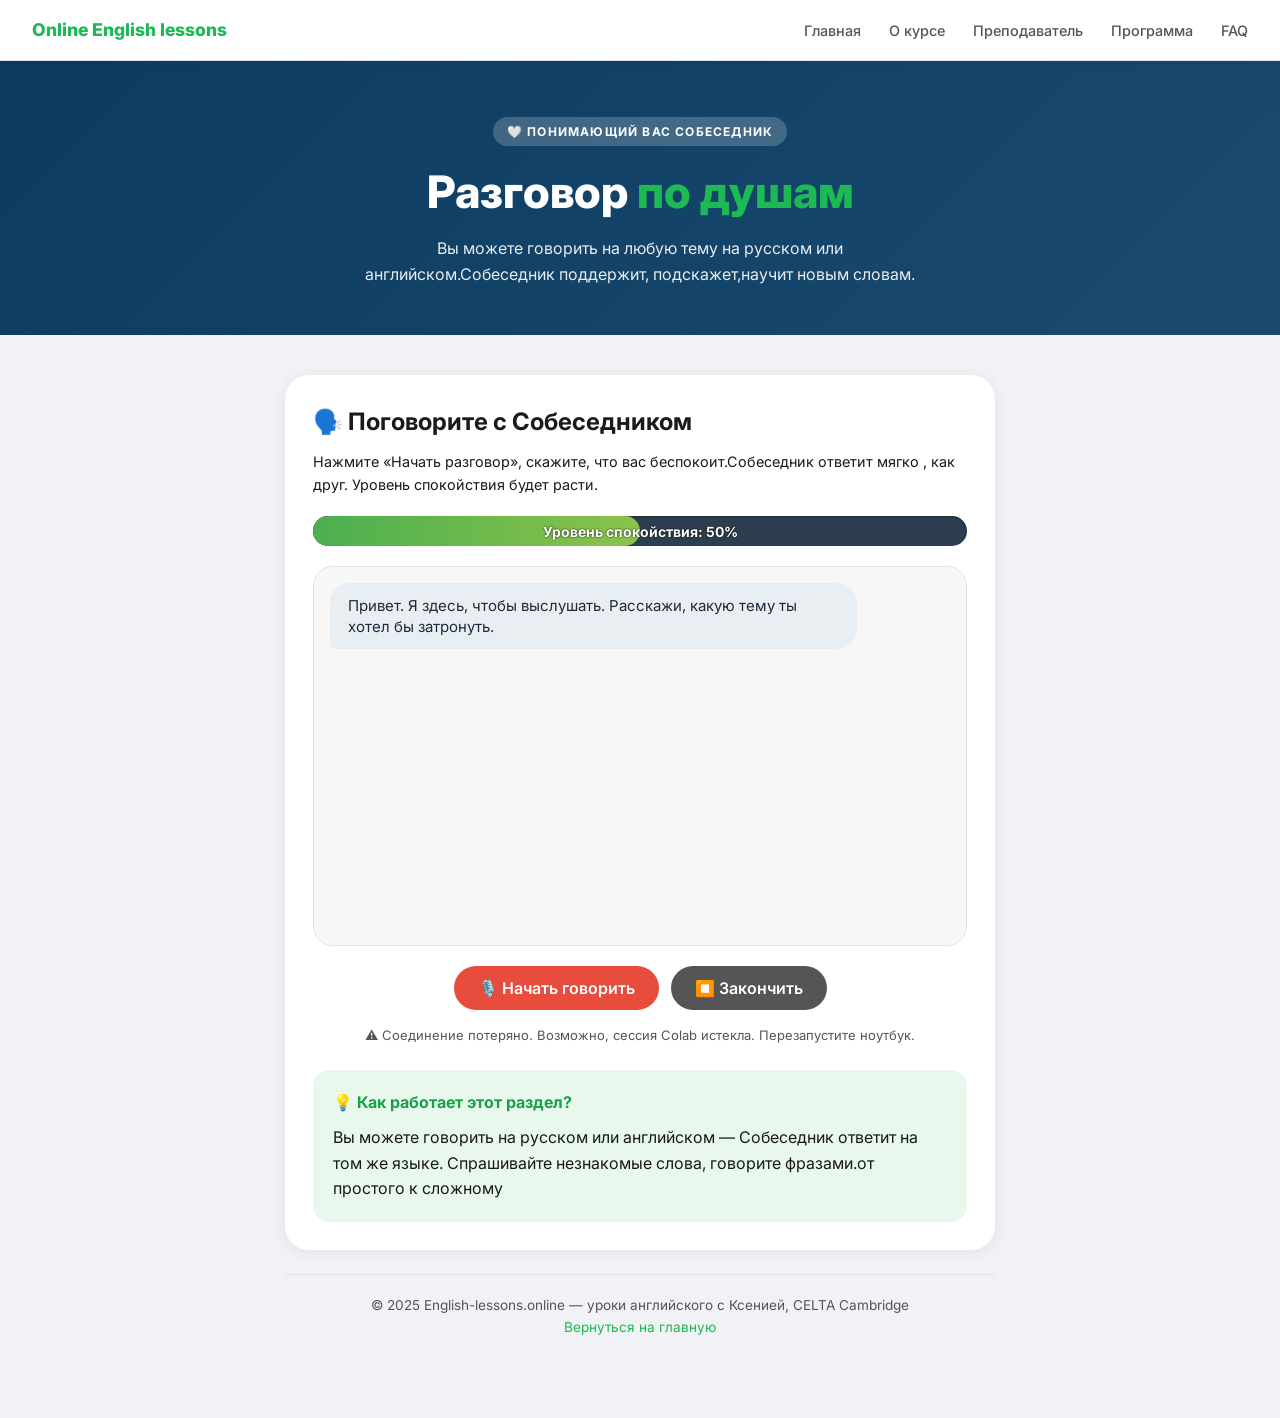
<file: ai_therapist.html>
<!DOCTYPE html>
<html lang="ru">
<head>
<meta charset="UTF-8">
<meta name="viewport" content="width=device-width, initial-scale=1.0, user-scalable=yes">
<title> Интерактивный диалог с собеседником онлайн бесплатно</title>
<meta name="description" content="учим английский   интерактивно,  режим беседы, любые темы ">
<link href="https://fonts.googleapis.com/css2?family=Inter:wght@400;500;600;700;800&display=swap" rel="stylesheet">
<style>
  :root {
    --green: #1db954;
    --green-dark: #17a045;
    --green-light: #e8f8ed;
    --bg: #f0f2f5;
    --card: #ffffff;
    --text: #1a1a1a;
    --text-muted: #555;
    --border: #e0e4ea;
    --shadow: 0 2px 16px rgba(0,0,0,0.07);
  }
  * { margin: 0; padding: 0; box-sizing: border-box; }
  body { background: var(--bg); color: var(--text); font-family: 'Inter', sans-serif; font-size: 16px; line-height: 1.6; }

  .site-header { background: #fff; border-bottom: 1px solid var(--border); padding: 16px 32px; display: flex; align-items: center; justify-content: space-between; position: sticky; top: 0; z-index: 100; box-shadow: 0 1px 8px rgba(0,0,0,0.05); flex-wrap: wrap; gap: 12px; }
  .site-logo { font-size: 1.1rem; font-weight: 800; color: var(--green); text-decoration: none; }
  .site-nav { display: flex; gap: 28px; flex-wrap: wrap; }
  .site-nav a { color: var(--text-muted); text-decoration: none; font-size: 0.9rem; font-weight: 500; }
  .site-nav a:hover { color: var(--green); }

  .hero { background: linear-gradient(135deg, #0b3b5f 0%, #1a4a6f 100%); padding: 56px 20px 48px; text-align: center; color: white; }
  .hero-tag { display: inline-block; background: rgba(255,255,255,0.2); color: #fff; font-size: 0.75rem; font-weight: 700; letter-spacing: 0.1em; text-transform: uppercase; padding: 5px 14px; border-radius: 20px; margin-bottom: 20px; }
  .hero h1 { font-size: clamp(1.8rem, 4vw, 2.8rem); font-weight: 800; line-height: 1.2; max-width: 700px; margin: 0 auto 16px; }
  .hero h1 span { color: var(--green); }
  .hero p { max-width: 550px; margin: 0 auto; opacity: 0.9; font-size: 1rem; }

  .page-wrap { max-width: 750px; margin: 0 auto; padding: 40px 20px 80px; }
  .card { background: var(--card); border-radius: 24px; box-shadow: var(--shadow); padding: 28px; margin-bottom: 24px; }

  .calm-bar { background: #2d3e50; border-radius: 30px; height: 30px; margin: 20px 0; position: relative; overflow: hidden; box-shadow: inset 0 1px 3px rgba(0,0,0,0.3); }
  .calm-fill { background: linear-gradient(90deg, #4caf50, #8bc34a); height: 100%; width: 50%; border-radius: 30px; transition: width 0.5s ease; }
  #calmText { position: absolute; top: 5px; left: 0; right: 0; text-align: center; color: white; font-weight: bold; text-shadow: 0 0 2px black; font-size: 14px; }

  .chat { background: rgba(0,0,0,0.03); border-radius: 20px; height: 380px; overflow-y: auto; padding: 16px; margin: 20px 0; display: flex; flex-direction: column; gap: 12px; border: 1px solid var(--border); }
  .message { max-width: 85%; padding: 12px 18px; border-radius: 20px; font-size: 15px; line-height: 1.4; word-wrap: break-word; }
  .user { background: var(--green); color: white; align-self: flex-end; border-bottom-right-radius: 5px; }
  .bot { background: #e9eef3; color: #1e2a3a; align-self: flex-start; border-bottom-left-radius: 5px; }

  .controls { display: flex; gap: 12px; justify-content: center; margin-top: 10px; }
  button { padding: 12px 24px; font-size: 16px; border: none; border-radius: 40px; cursor: pointer; font-weight: 600; transition: transform 0.1s, opacity 0.2s; font-family: inherit; }
  button:active { transform: scale(0.97); }
  .btn-record { background: #e74c3c; color: white; }
  .btn-record.recording { background: #c0392b; animation: pulse 1s infinite; }
  .btn-stop { background: #555; color: white; }
  @keyframes pulse { 0%,100% { opacity: 1; } 50% { opacity: 0.7; } }
  .status { text-align: center; margin-top: 15px; font-size: 13px; color: var(--text-muted); }
  .tip-block { background: var(--green-light); border-radius: 16px; padding: 20px; margin-top: 24px; }
  .tip-block h3 { font-size: 1rem; margin-bottom: 10px; color: var(--green-dark); }
  .article-footer { border-top: 1px solid var(--border); padding-top: 20px; margin-top: 20px; color: var(--text-muted); font-size: 0.85rem; text-align: center; }
  .article-footer a { color: var(--green); text-decoration: none; }
  @media (max-width: 600px) {
    .site-nav { display: none; }
    .card { padding: 20px; }
    .chat { height: 300px; }
  }
</style>
</head>
<body>

<header class="site-header">
  <a href="https://english-lessons.online" class="site-logo">Online English lessons</a>
  <nav class="site-nav">
    <a href="https://english-lessons.online">Главная</a>
    <a href="https://english-lessons.online/#about-course">О курсе</a>
    <a href="https://english-lessons.online/#teacher">Преподаватель</a>
    <a href="https://english-lessons.online/#program">Программа</a>
    <a href="https://english-lessons.online/#faq">FAQ</a>
  </nav>
</header>

<div class="hero">
  <div class="hero-tag">🤍 Понимающий ВАС собеседник</div>
  <h1>Разговор <span>по душам</span></h1>
  <p>Вы можете говорить на любую тему на русском или английском.Собеседник поддержит, подскажет,научит новым словам.</p>
</div>

<div class="page-wrap">
  <div class="card">
    <h2 style="margin-bottom: 8px;">🗣️ Поговорите с Собеседником</h2>
    <p style="font-size:0.9rem; margin-bottom: 16px;">Нажмите «Начать разговор», скажите, что вас беспокоит.Собеседник ответит мягко , как друг. Уровень спокойствия будет расти.</p>

    <div class="calm-bar">
      <div class="calm-fill" id="calmFill" style="width: 50%"></div>
      <span id="calmText">Уровень спокойствия: 50%</span>
    </div>

    <div class="chat" id="chat">
      <div class="message bot">Привет. Я здесь, чтобы выслушать. Расскажи, какую тему ты хотел бы затронуть.</div>
    </div>

    <div class="controls">
      <button id="recordBtn" class="btn-record">🎙️ Начать говорить</button>
      <button id="stopBtn" class="btn-stop" disabled>⏹️ Закончить</button>
    </div>
    <div class="status" id="status">✅ Готов к разговору. Разрешите микрофон.</div>

    <div class="tip-block">
      <h3>💡 Как работает этот раздел?</h3>
      <p> Вы можете говорить на русском или английском — Собеседник ответит на том же языке. Спрашивайте незнакомые слова, говорите фразами.от простого к сложному</p>
    </div>
  </div>

  <div class="article-footer">
    <p>© 2025 English-lessons.online — уроки английского с Ксенией, CELTA Cambridge</p>
    <p><a href="https://english-lessons.online">Вернуться на главную</a></p>
  </div>
</div>

<script>
  // ⚠️ ВАШ СТАТИЧЕСКИЙ NGROK ДОМЕН (без https://)
  const NGROK_DOMAIN = "rely-mobility-fraternal.ngrok-free.dev";
  const WS_URL = `wss://${NGROK_DOMAIN}/ws`;

  let ws = null;
  let recognition = null;
  let isRecording = false;

  const chatDiv = document.getElementById('chat');
  const recordBtn = document.getElementById('recordBtn');
  const stopBtn = document.getElementById('stopBtn');
  const statusSpan = document.getElementById('status');
  const calmFill = document.getElementById('calmFill');
  const calmText = document.getElementById('calmText');

  function updateCalmScore(score) {
    const percent = Math.min(100, Math.max(0, score));
    calmFill.style.width = percent + '%';
    calmText.innerText = `Уровень спокойствия: ${percent}%`;
  }

  function addMessage(text, isUser) {
    const msgDiv = document.createElement('div');
    msgDiv.className = `message ${isUser ? 'user' : 'bot'}`;
    msgDiv.innerText = text;
    chatDiv.appendChild(msgDiv);
    chatDiv.scrollTop = chatDiv.scrollHeight;
  }

  function connectWebSocket() {
    ws = new WebSocket(WS_URL);
    ws.onopen = () => {
      statusSpan.innerText = '🔌 Соединение с AI установлено. Говорите в микрофон.';
      console.log('WebSocket connected');
    };
    ws.onmessage = (event) => {
      try {
        const data = JSON.parse(event.data);
        addMessage(data.response, false);
        updateCalmScore(data.calm_score);
        if (data.emotion && (data.emotion.includes('тревога') || data.emotion.includes('гнев'))) {
          statusSpan.innerText = '😟 Понимаю вашу тревогу. Дышите спокойно.';
        } else {
          statusSpan.innerText = '👍 Отлично. Продолжайте делиться.';
        }
      } catch(e) { console.error(e); }
    };
    ws.onerror = (err) => {
      console.error(err);
      statusSpan.innerText = '❌ Ошибка связи. Проверьте, запущен ли бэкенд в Colab.';
    };
    ws.onclose = () => {
      statusSpan.innerText = '⚠️ Соединение потеряно. Возможно, сессия Colab истекла. Перезапустите ноутбук.';
    };
  }

  function startRecording() {
    if (!('webkitSpeechRecognition' in window) && !('SpeechRecognition' in window)) {
      alert('Ваш браузер не поддерживает распознавание речи. Используйте Chrome, Edge или Safari.');
      return;
    }
    const SpeechRecognition = window.SpeechRecognition || window.webkitSpeechRecognition;
    recognition = new SpeechRecognition();
    recognition.lang = 'ru-RU'; // автоматически определит и английский
    recognition.interimResults = false;
    recognition.maxAlternatives = 1;

    recognition.onstart = () => {
      isRecording = true;
      recordBtn.disabled = true;
      stopBtn.disabled = false;
      statusSpan.innerText = '🎤 Слушаю... говорите.';
      recordBtn.classList.add('recording');
    };
    recognition.onresult = (event) => {
      const text = event.results[0][0].transcript;
      addMessage(text, true);
      if (ws && ws.readyState === WebSocket.OPEN) {
        ws.send(JSON.stringify({ text: text }));
        statusSpan.innerText = '🤔 Думаю над ответом...';
      } else {
        statusSpan.innerText = '❌ Нет соединения с сервером. Перезагрузите страницу.';
      }
      stopRecording();
    };
    recognition.onerror = (event) => {
      statusSpan.innerText = 'Ошибка распознавания: ' + event.error;
      stopRecording();
    };
    recognition.onend = () => stopRecording();
    recognition.start();
  }

  function stopRecording() {
    if (recognition) {
      recognition.stop();
    }
    isRecording = false;
    recordBtn.disabled = false;
    stopBtn.disabled = true;
    recordBtn.classList.remove('recording');
    if (statusSpan.innerText.includes('Слушаю')) {
      statusSpan.innerText = '⏸️ Запись остановлена.';
    }
  }

  recordBtn.onclick = startRecording;
  stopBtn.onclick = stopRecording;

  connectWebSocket();
</script>
</body>
</html>
</file>
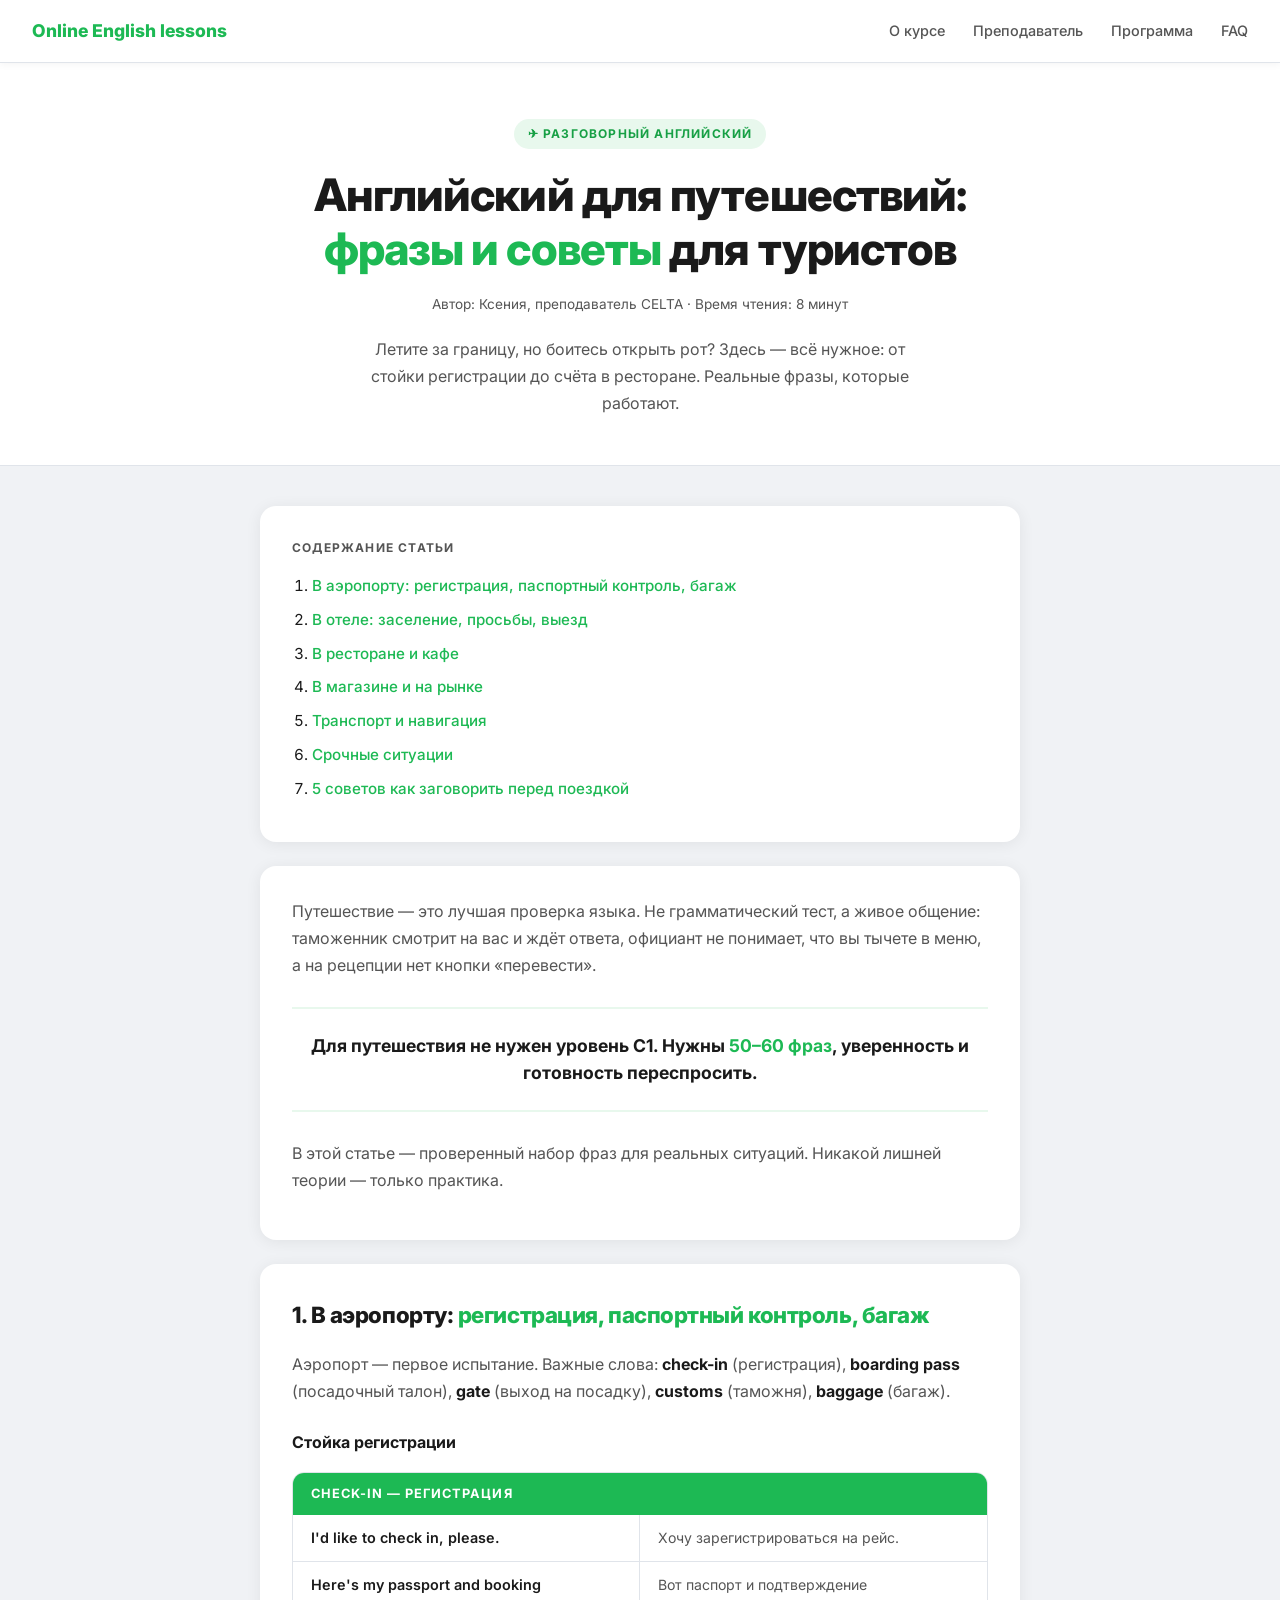
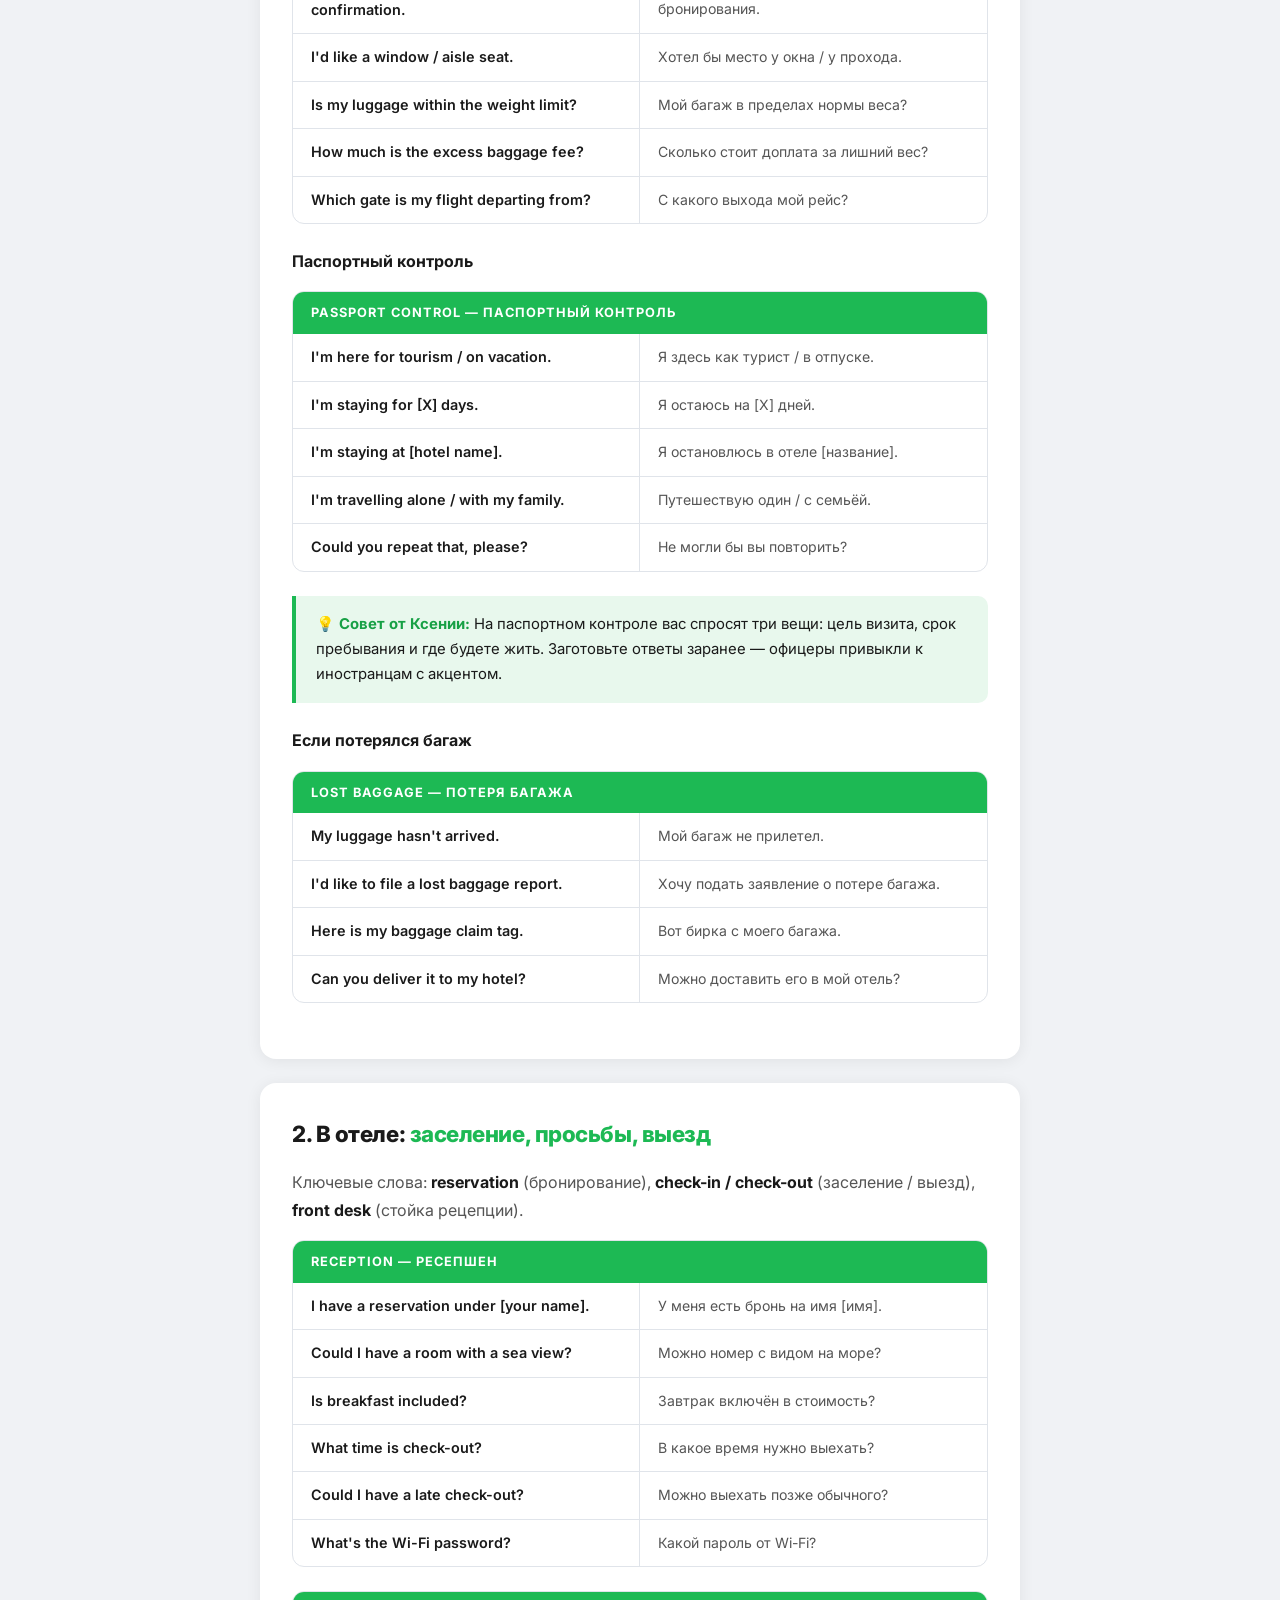
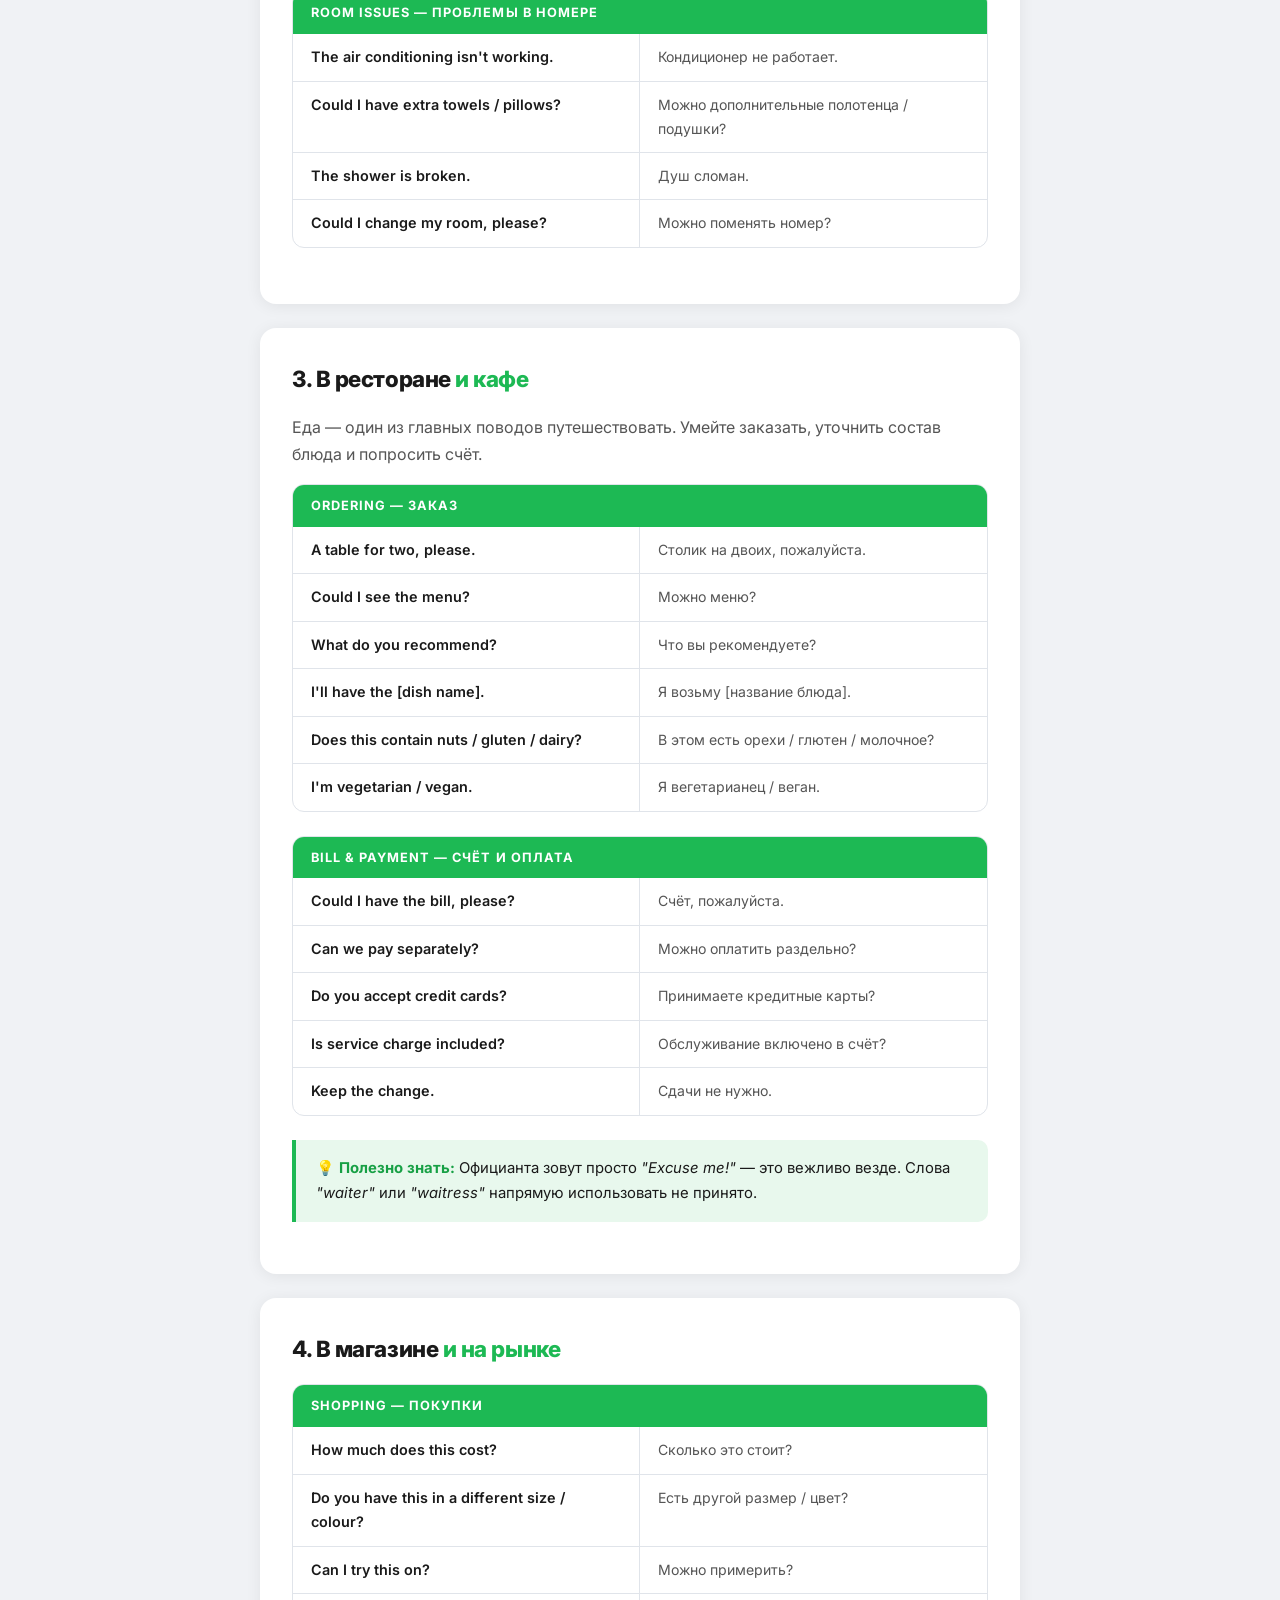
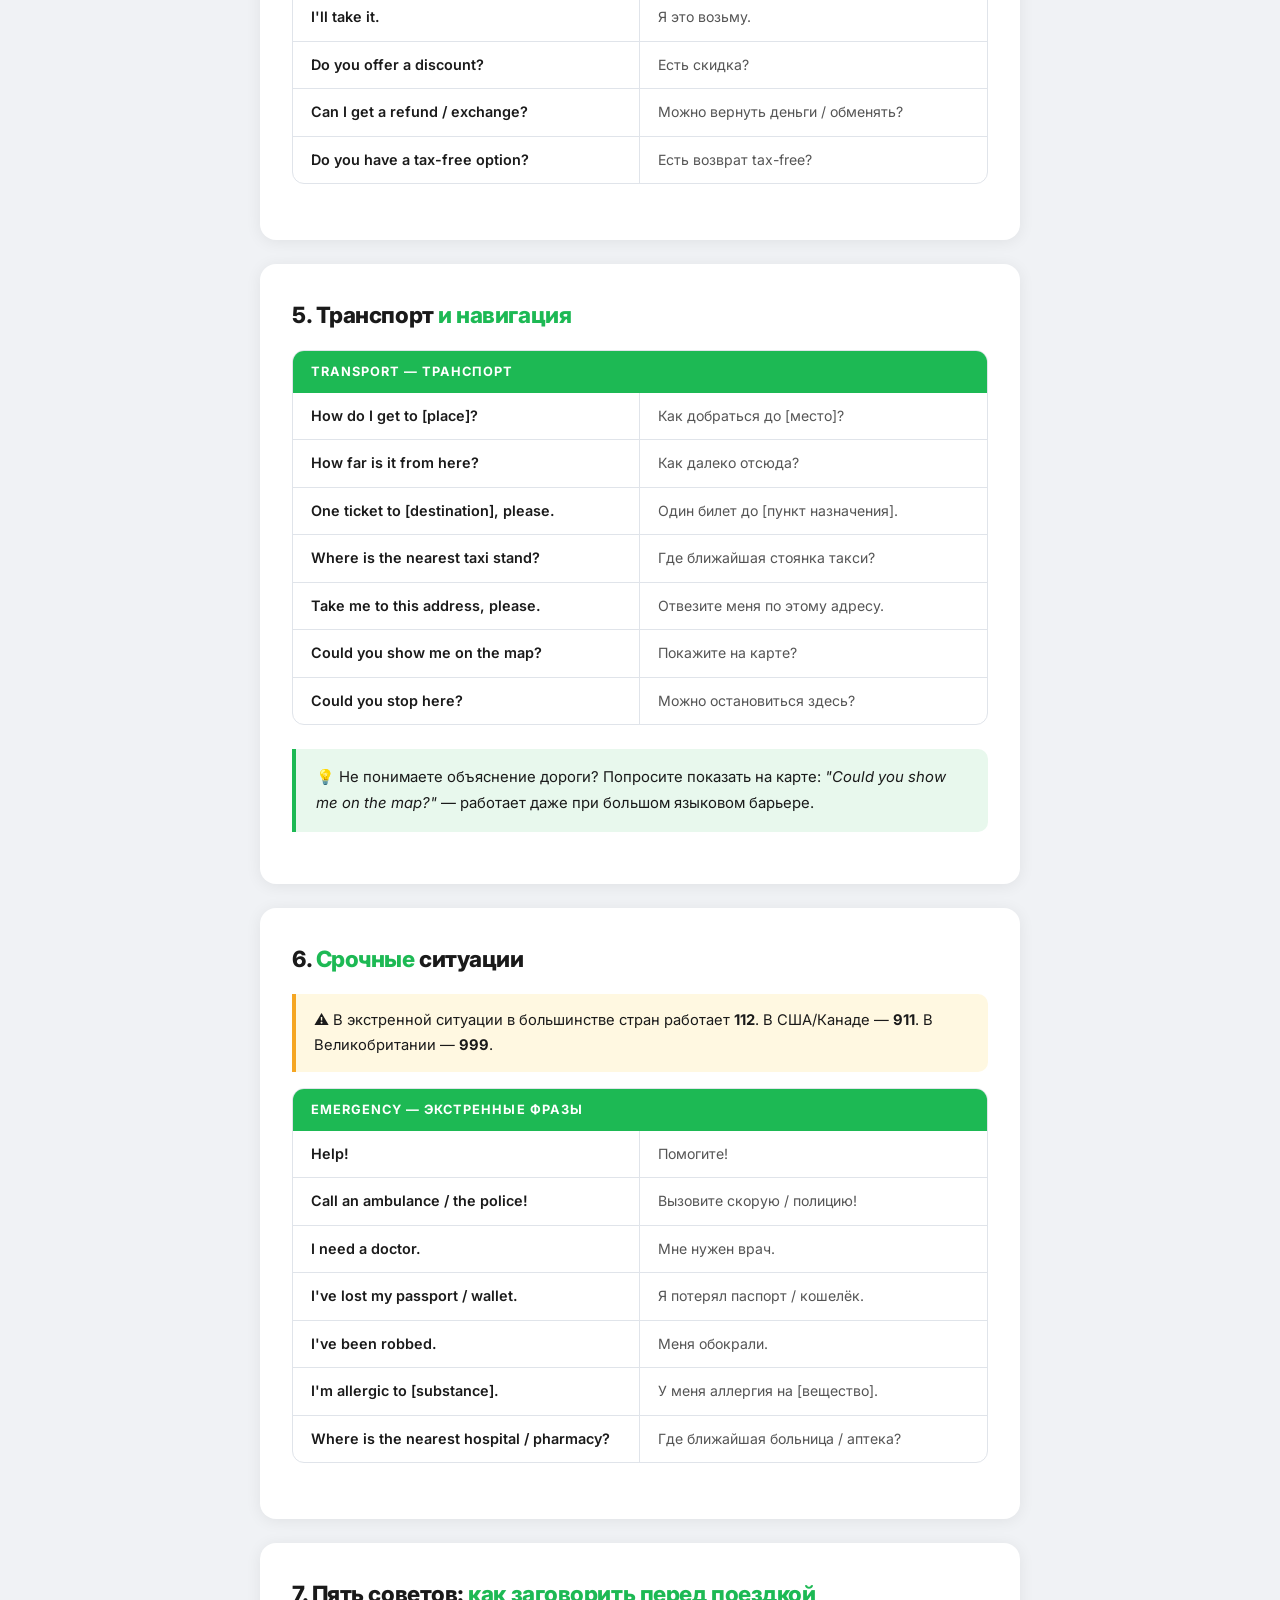
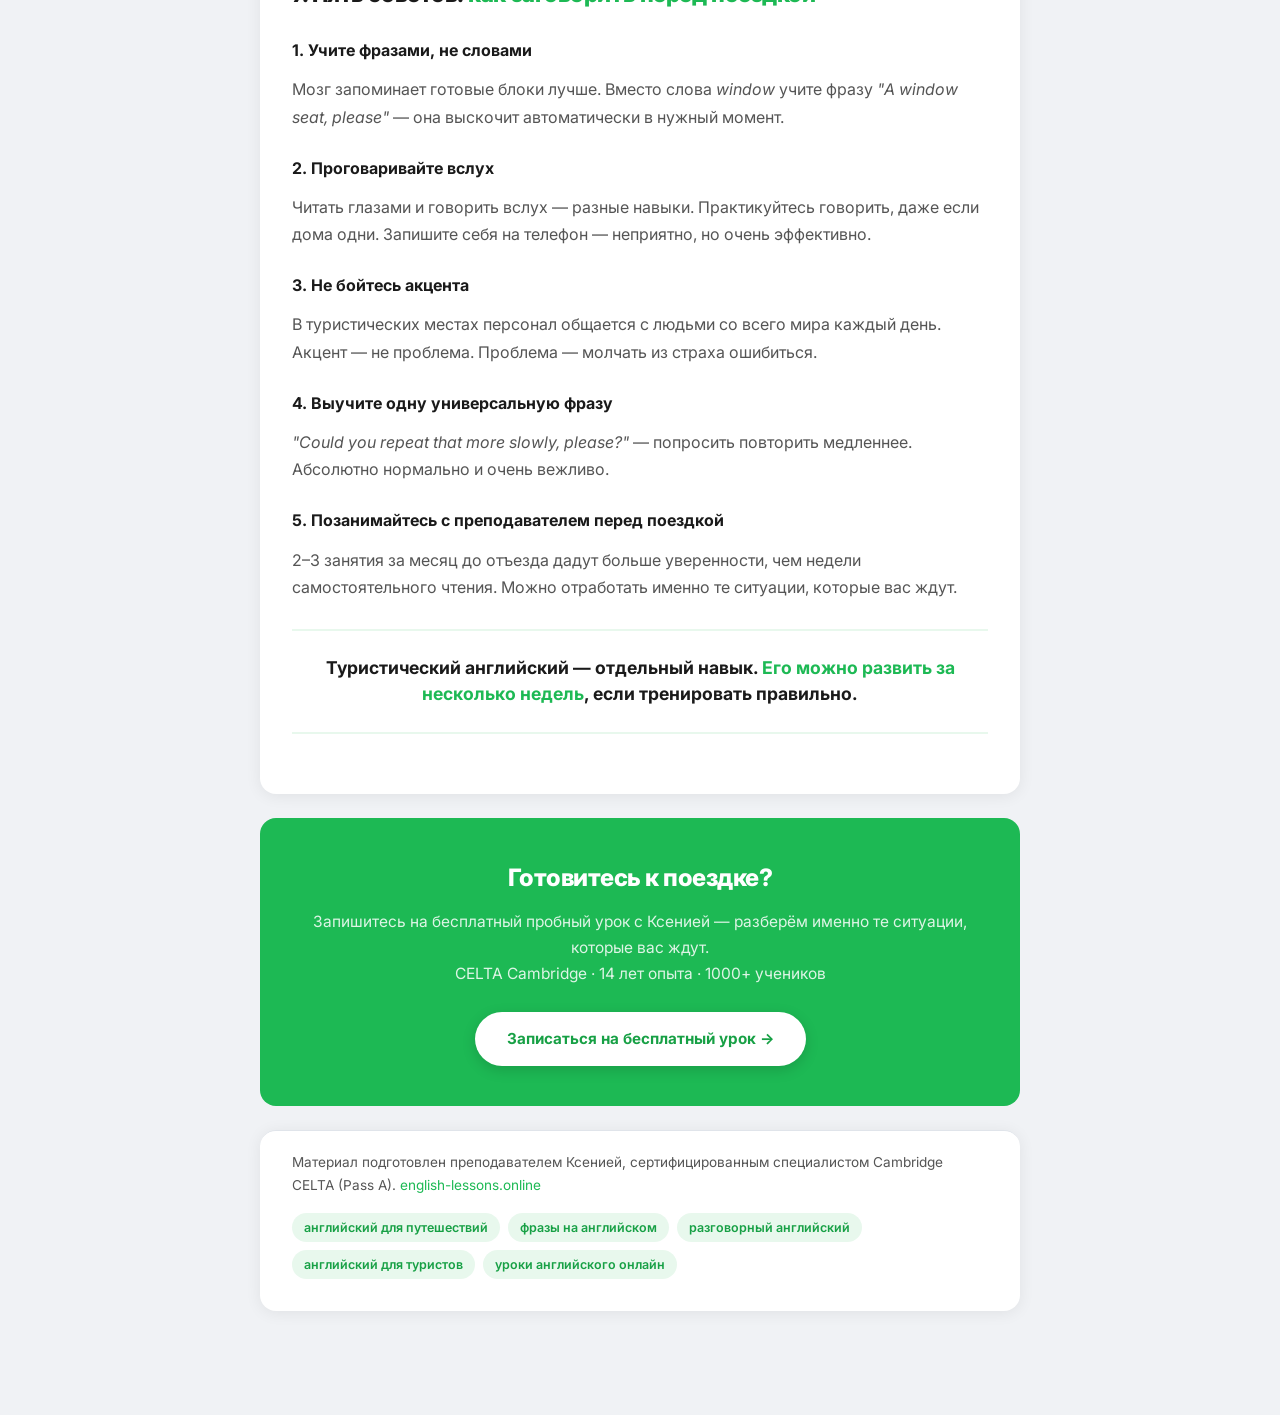
<file: angliyskiy-dlya-puteshestviy.html>
<!DOCTYPE html>
<html lang="ru">
<head>
<meta charset="UTF-8">
<meta name="viewport" content="width=device-width, initial-scale=1.0">
<title>Английский для путешествий: фразы и советы для туристов | English-lessons.online</title>
<meta name="description" content="Самые нужные фразы на английском для путешествий: в аэропорту, отеле, ресторане и магазине. Практические советы как быстро заговорить с иностранцами. Бесплатный первый урок.">
<link rel="canonical" href="https://english-lessons.online/angliyskiy-dlya-puteshestviy.html">
<link href="https://fonts.googleapis.com/css2?family=Inter:wght@400;500;600;700;800&display=swap" rel="stylesheet">
<style>
  :root {
    --green: #1db954;
    --green-dark: #17a045;
    --green-light: #e8f8ed;
    --bg: #f0f2f5;
    --card: #ffffff;
    --text: #1a1a1a;
    --text-muted: #555;
    --border: #e0e4ea;
    --shadow: 0 2px 16px rgba(0,0,0,0.07);
  }
  * { margin: 0; padding: 0; box-sizing: border-box; }
  body { background: var(--bg); color: var(--text); font-family: 'Inter', sans-serif; font-size: 16px; line-height: 1.7; }

  .site-header { background: #fff; border-bottom: 1px solid var(--border); padding: 16px 32px; display: flex; align-items: center; justify-content: space-between; position: sticky; top: 0; z-index: 100; box-shadow: 0 1px 8px rgba(0,0,0,0.05); }
  .site-logo { font-size: 1.1rem; font-weight: 800; color: var(--green); text-decoration: none; }
  .site-nav { display: flex; gap: 28px; }
  .site-nav a { color: var(--text-muted); text-decoration: none; font-size: 0.9rem; font-weight: 500; }
  .site-nav a:hover { color: var(--green); }

  .hero { background: #fff; padding: 56px 20px 48px; text-align: center; border-bottom: 1px solid var(--border); }
  .hero-tag { display: inline-block; background: var(--green-light); color: var(--green-dark); font-size: 0.75rem; font-weight: 700; letter-spacing: 0.1em; text-transform: uppercase; padding: 5px 14px; border-radius: 20px; margin-bottom: 20px; }
  .hero h1 { font-size: clamp(1.8rem, 4vw, 2.8rem); font-weight: 800; line-height: 1.2; max-width: 740px; margin: 0 auto 16px; letter-spacing: -0.02em; }
  .hero h1 span { color: var(--green); }
  .hero-meta { color: var(--text-muted); font-size: 0.85rem; margin-bottom: 20px; }
  .hero-intro { max-width: 580px; margin: 0 auto; color: var(--text-muted); font-size: 1rem; }

  .page-wrap { max-width: 800px; margin: 0 auto; padding: 40px 20px 80px; }
  .card { background: var(--card); border-radius: 16px; box-shadow: var(--shadow); padding: 32px; margin-bottom: 24px; }

  .toc-title { font-size: 0.75rem; font-weight: 700; letter-spacing: 0.1em; text-transform: uppercase; color: var(--text-muted); margin-bottom: 14px; }
  .toc ol { padding-left: 20px; }
  .toc li { margin-bottom: 8px; font-size: 0.95rem; }
  .toc a { color: var(--green); text-decoration: none; font-weight: 500; }
  .toc a:hover { text-decoration: underline; }

  h2 { font-size: 1.4rem; font-weight: 800; color: var(--text); margin-bottom: 16px; letter-spacing: -0.02em; }
  h2 span { color: var(--green); }
  h3 { font-size: 1rem; font-weight: 700; color: var(--text); margin: 24px 0 12px; }
  p { margin-bottom: 14px; color: var(--text-muted); }
  p strong { color: var(--text); }

  .phrase-block { border-radius: 12px; overflow: hidden; border: 1px solid var(--border); margin: 16px 0 24px; }
  .phrase-block-header { background: var(--green); color: #fff; padding: 10px 18px; font-size: 0.8rem; font-weight: 700; letter-spacing: 0.08em; text-transform: uppercase; }
  .phrase-row { display: grid; grid-template-columns: 1fr 1fr; border-bottom: 1px solid var(--border); transition: background 0.15s; }
  .phrase-row:last-child { border-bottom: none; }
  .phrase-row:hover { background: var(--green-light); }
  .phrase-en { padding: 11px 18px; font-weight: 600; font-size: 0.9rem; border-right: 1px solid var(--border); color: var(--text); }
  .phrase-ru { padding: 11px 18px; font-size: 0.88rem; color: var(--text-muted); }

  .tip-box { background: var(--green-light); border-left: 4px solid var(--green); border-radius: 0 10px 10px 0; padding: 16px 20px; margin: 20px 0; font-size: 0.93rem; }
  .tip-box p { margin: 0; color: var(--text); }
  .tip-box strong { color: var(--green-dark); }

  .warn-box { background: #fff8e1; border-left: 4px solid #f5a623; border-radius: 0 10px 10px 0; padding: 14px 18px; margin: 16px 0; font-size: 0.92rem; color: var(--text); }

  .pull-quote { text-align: center; font-size: 1.1rem; font-weight: 700; color: var(--text); padding: 24px 0; border-top: 2px solid var(--green-light); border-bottom: 2px solid var(--green-light); margin: 28px 0; line-height: 1.5; }
  .pull-quote span { color: var(--green); }

  .cta-block { background: var(--green); border-radius: 16px; padding: 40px 32px; text-align: center; margin: 8px 0 24px; }
  .cta-block h2 { color: #fff; font-size: 1.5rem; margin-bottom: 10px; }
  .cta-block p { color: rgba(255,255,255,0.85); margin-bottom: 24px; font-size: 0.97rem; }
  .cta-btn { display: inline-block; background: #fff; color: var(--green-dark); padding: 14px 32px; border-radius: 50px; font-weight: 700; font-size: 0.95rem; text-decoration: none; transition: transform 0.15s, box-shadow 0.15s; box-shadow: 0 4px 14px rgba(0,0,0,0.15); }
  .cta-btn:hover { transform: translateY(-2px); box-shadow: 0 6px 20px rgba(0,0,0,0.2); }

  .tags { display: flex; flex-wrap: wrap; gap: 8px; margin-top: 16px; }
  .tag { background: var(--green-light); color: var(--green-dark); padding: 4px 12px; border-radius: 20px; font-size: 0.78rem; font-weight: 600; }
  .article-footer { border-top: 1px solid var(--border); padding-top: 20px; color: var(--text-muted); font-size: 0.85rem; }
  .article-footer a { color: var(--green); text-decoration: none; }

  @media (max-width: 600px) {
    .site-nav { display: none; }
    .card { padding: 20px; }
    .phrase-row { grid-template-columns: 1fr; }
    .phrase-en { border-right: none; border-bottom: 1px solid var(--border); }
    .cta-block { padding: 28px 20px; }
  }
</style>
</head>
<body>

<header class="site-header">
  <a href="https://english-lessons.online" class="site-logo">Online English lessons</a>
  <nav class="site-nav">
    <a href="https://english-lessons.online/#about-course">О курсе</a>
    <a href="https://english-lessons.online/#teacher">Преподаватель</a>
    <a href="https://english-lessons.online/#program">Программа</a>
    <a href="https://english-lessons.online/#faq">FAQ</a>
  </nav>
</header>

<div class="hero">
  <div class="hero-tag">✈ Разговорный английский</div>
  <h1>Английский для путешествий: <span>фразы и советы</span> для туристов</h1>
  <div class="hero-meta">Автор: Ксения, преподаватель CELTA · Время чтения: 8 минут</div>
  <p class="hero-intro">Летите за границу, но боитесь открыть рот? Здесь — всё нужное: от стойки регистрации до счёта в ресторане. Реальные фразы, которые работают.</p>
</div>

<div class="page-wrap">

  <div class="card toc">
    <div class="toc-title">Содержание статьи</div>
    <ol>
      <li><a href="#airport">В аэропорту: регистрация, паспортный контроль, багаж</a></li>
      <li><a href="#hotel">В отеле: заселение, просьбы, выезд</a></li>
      <li><a href="#restaurant">В ресторане и кафе</a></li>
      <li><a href="#shopping">В магазине и на рынке</a></li>
      <li><a href="#transport">Транспорт и навигация</a></li>
      <li><a href="#emergency">Срочные ситуации</a></li>
      <li><a href="#tips">5 советов как заговорить перед поездкой</a></li>
    </ol>
  </div>

  <div class="card">
    <p>Путешествие — это лучшая проверка языка. Не грамматический тест, а живое общение: таможенник смотрит на вас и ждёт ответа, официант не понимает, что вы тычете в меню, а на рецепции нет кнопки «перевести».</p>
    <div class="pull-quote">Для путешествия не нужен уровень C1. Нужны <span>50–60 фраз</span>, уверенность и готовность переспросить.</div>
    <p>В этой статье — проверенный набор фраз для реальных ситуаций. Никакой лишней теории — только практика.</p>
  </div>

  <div class="card" id="airport">
    <h2>1. В аэропорту: <span>регистрация, паспортный контроль, багаж</span></h2>
    <p>Аэропорт — первое испытание. Важные слова: <strong>check-in</strong> (регистрация), <strong>boarding pass</strong> (посадочный талон), <strong>gate</strong> (выход на посадку), <strong>customs</strong> (таможня), <strong>baggage</strong> (багаж).</p>
    <h3>Стойка регистрации</h3>
    <div class="phrase-block">
      <div class="phrase-block-header">Check-in — Регистрация</div>
      <div class="phrase-row"><div class="phrase-en">I'd like to check in, please.</div><div class="phrase-ru">Хочу зарегистрироваться на рейс.</div></div>
      <div class="phrase-row"><div class="phrase-en">Here's my passport and booking confirmation.</div><div class="phrase-ru">Вот паспорт и подтверждение бронирования.</div></div>
      <div class="phrase-row"><div class="phrase-en">I'd like a window / aisle seat.</div><div class="phrase-ru">Хотел бы место у окна / у прохода.</div></div>
      <div class="phrase-row"><div class="phrase-en">Is my luggage within the weight limit?</div><div class="phrase-ru">Мой багаж в пределах нормы веса?</div></div>
      <div class="phrase-row"><div class="phrase-en">How much is the excess baggage fee?</div><div class="phrase-ru">Сколько стоит доплата за лишний вес?</div></div>
      <div class="phrase-row"><div class="phrase-en">Which gate is my flight departing from?</div><div class="phrase-ru">С какого выхода мой рейс?</div></div>
    </div>
    <h3>Паспортный контроль</h3>
    <div class="phrase-block">
      <div class="phrase-block-header">Passport Control — Паспортный контроль</div>
      <div class="phrase-row"><div class="phrase-en">I'm here for tourism / on vacation.</div><div class="phrase-ru">Я здесь как турист / в отпуске.</div></div>
      <div class="phrase-row"><div class="phrase-en">I'm staying for [X] days.</div><div class="phrase-ru">Я остаюсь на [X] дней.</div></div>
      <div class="phrase-row"><div class="phrase-en">I'm staying at [hotel name].</div><div class="phrase-ru">Я остановлюсь в отеле [название].</div></div>
      <div class="phrase-row"><div class="phrase-en">I'm travelling alone / with my family.</div><div class="phrase-ru">Путешествую один / с семьёй.</div></div>
      <div class="phrase-row"><div class="phrase-en">Could you repeat that, please?</div><div class="phrase-ru">Не могли бы вы повторить?</div></div>
    </div>
    <div class="tip-box"><p>💡 <strong>Совет от Ксении:</strong> На паспортном контроле вас спросят три вещи: цель визита, срок пребывания и где будете жить. Заготовьте ответы заранее — офицеры привыкли к иностранцам с акцентом.</p></div>
    <h3>Если потерялся багаж</h3>
    <div class="phrase-block">
      <div class="phrase-block-header">Lost Baggage — Потеря багажа</div>
      <div class="phrase-row"><div class="phrase-en">My luggage hasn't arrived.</div><div class="phrase-ru">Мой багаж не прилетел.</div></div>
      <div class="phrase-row"><div class="phrase-en">I'd like to file a lost baggage report.</div><div class="phrase-ru">Хочу подать заявление о потере багажа.</div></div>
      <div class="phrase-row"><div class="phrase-en">Here is my baggage claim tag.</div><div class="phrase-ru">Вот бирка с моего багажа.</div></div>
      <div class="phrase-row"><div class="phrase-en">Can you deliver it to my hotel?</div><div class="phrase-ru">Можно доставить его в мой отель?</div></div>
    </div>
  </div>

  <div class="card" id="hotel">
    <h2>2. В отеле: <span>заселение, просьбы, выезд</span></h2>
    <p>Ключевые слова: <strong>reservation</strong> (бронирование), <strong>check-in / check-out</strong> (заселение / выезд), <strong>front desk</strong> (стойка рецепции).</p>
    <div class="phrase-block">
      <div class="phrase-block-header">Reception — Ресепшен</div>
      <div class="phrase-row"><div class="phrase-en">I have a reservation under [your name].</div><div class="phrase-ru">У меня есть бронь на имя [имя].</div></div>
      <div class="phrase-row"><div class="phrase-en">Could I have a room with a sea view?</div><div class="phrase-ru">Можно номер с видом на море?</div></div>
      <div class="phrase-row"><div class="phrase-en">Is breakfast included?</div><div class="phrase-ru">Завтрак включён в стоимость?</div></div>
      <div class="phrase-row"><div class="phrase-en">What time is check-out?</div><div class="phrase-ru">В какое время нужно выехать?</div></div>
      <div class="phrase-row"><div class="phrase-en">Could I have a late check-out?</div><div class="phrase-ru">Можно выехать позже обычного?</div></div>
      <div class="phrase-row"><div class="phrase-en">What's the Wi-Fi password?</div><div class="phrase-ru">Какой пароль от Wi-Fi?</div></div>
    </div>
    <div class="phrase-block">
      <div class="phrase-block-header">Room Issues — Проблемы в номере</div>
      <div class="phrase-row"><div class="phrase-en">The air conditioning isn't working.</div><div class="phrase-ru">Кондиционер не работает.</div></div>
      <div class="phrase-row"><div class="phrase-en">Could I have extra towels / pillows?</div><div class="phrase-ru">Можно дополнительные полотенца / подушки?</div></div>
      <div class="phrase-row"><div class="phrase-en">The shower is broken.</div><div class="phrase-ru">Душ сломан.</div></div>
      <div class="phrase-row"><div class="phrase-en">Could I change my room, please?</div><div class="phrase-ru">Можно поменять номер?</div></div>
    </div>
  </div>

  <div class="card" id="restaurant">
    <h2>3. В ресторане <span>и кафе</span></h2>
    <p>Еда — один из главных поводов путешествовать. Умейте заказать, уточнить состав блюда и попросить счёт.</p>
    <div class="phrase-block">
      <div class="phrase-block-header">Ordering — Заказ</div>
      <div class="phrase-row"><div class="phrase-en">A table for two, please.</div><div class="phrase-ru">Столик на двоих, пожалуйста.</div></div>
      <div class="phrase-row"><div class="phrase-en">Could I see the menu?</div><div class="phrase-ru">Можно меню?</div></div>
      <div class="phrase-row"><div class="phrase-en">What do you recommend?</div><div class="phrase-ru">Что вы рекомендуете?</div></div>
      <div class="phrase-row"><div class="phrase-en">I'll have the [dish name].</div><div class="phrase-ru">Я возьму [название блюда].</div></div>
      <div class="phrase-row"><div class="phrase-en">Does this contain nuts / gluten / dairy?</div><div class="phrase-ru">В этом есть орехи / глютен / молочное?</div></div>
      <div class="phrase-row"><div class="phrase-en">I'm vegetarian / vegan.</div><div class="phrase-ru">Я вегетарианец / веган.</div></div>
    </div>
    <div class="phrase-block">
      <div class="phrase-block-header">Bill & Payment — Счёт и оплата</div>
      <div class="phrase-row"><div class="phrase-en">Could I have the bill, please?</div><div class="phrase-ru">Счёт, пожалуйста.</div></div>
      <div class="phrase-row"><div class="phrase-en">Can we pay separately?</div><div class="phrase-ru">Можно оплатить раздельно?</div></div>
      <div class="phrase-row"><div class="phrase-en">Do you accept credit cards?</div><div class="phrase-ru">Принимаете кредитные карты?</div></div>
      <div class="phrase-row"><div class="phrase-en">Is service charge included?</div><div class="phrase-ru">Обслуживание включено в счёт?</div></div>
      <div class="phrase-row"><div class="phrase-en">Keep the change.</div><div class="phrase-ru">Сдачи не нужно.</div></div>
    </div>
    <div class="tip-box"><p>💡 <strong>Полезно знать:</strong> Официанта зовут просто <em>"Excuse me!"</em> — это вежливо везде. Слова <em>"waiter"</em> или <em>"waitress"</em> напрямую использовать не принято.</p></div>
  </div>

  <div class="card" id="shopping">
    <h2>4. В магазине <span>и на рынке</span></h2>
    <div class="phrase-block">
      <div class="phrase-block-header">Shopping — Покупки</div>
      <div class="phrase-row"><div class="phrase-en">How much does this cost?</div><div class="phrase-ru">Сколько это стоит?</div></div>
      <div class="phrase-row"><div class="phrase-en">Do you have this in a different size / colour?</div><div class="phrase-ru">Есть другой размер / цвет?</div></div>
      <div class="phrase-row"><div class="phrase-en">Can I try this on?</div><div class="phrase-ru">Можно примерить?</div></div>
      <div class="phrase-row"><div class="phrase-en">I'll take it.</div><div class="phrase-ru">Я это возьму.</div></div>
      <div class="phrase-row"><div class="phrase-en">Do you offer a discount?</div><div class="phrase-ru">Есть скидка?</div></div>
      <div class="phrase-row"><div class="phrase-en">Can I get a refund / exchange?</div><div class="phrase-ru">Можно вернуть деньги / обменять?</div></div>
      <div class="phrase-row"><div class="phrase-en">Do you have a tax-free option?</div><div class="phrase-ru">Есть возврат tax-free?</div></div>
    </div>
  </div>

  <div class="card" id="transport">
    <h2>5. Транспорт <span>и навигация</span></h2>
    <div class="phrase-block">
      <div class="phrase-block-header">Transport — Транспорт</div>
      <div class="phrase-row"><div class="phrase-en">How do I get to [place]?</div><div class="phrase-ru">Как добраться до [место]?</div></div>
      <div class="phrase-row"><div class="phrase-en">How far is it from here?</div><div class="phrase-ru">Как далеко отсюда?</div></div>
      <div class="phrase-row"><div class="phrase-en">One ticket to [destination], please.</div><div class="phrase-ru">Один билет до [пункт назначения].</div></div>
      <div class="phrase-row"><div class="phrase-en">Where is the nearest taxi stand?</div><div class="phrase-ru">Где ближайшая стоянка такси?</div></div>
      <div class="phrase-row"><div class="phrase-en">Take me to this address, please.</div><div class="phrase-ru">Отвезите меня по этому адресу.</div></div>
      <div class="phrase-row"><div class="phrase-en">Could you show me on the map?</div><div class="phrase-ru">Покажите на карте?</div></div>
      <div class="phrase-row"><div class="phrase-en">Could you stop here?</div><div class="phrase-ru">Можно остановиться здесь?</div></div>
    </div>
    <div class="tip-box"><p>💡 Не понимаете объяснение дороги? Попросите показать на карте: <em>"Could you show me on the map?"</em> — работает даже при большом языковом барьере.</p></div>
  </div>

  <div class="card" id="emergency">
    <h2>6. <span>Срочные</span> ситуации</h2>
    <div class="warn-box">⚠️ В экстренной ситуации в большинстве стран работает <strong>112</strong>. В США/Канаде — <strong>911</strong>. В Великобритании — <strong>999</strong>.</div>
    <div class="phrase-block">
      <div class="phrase-block-header">Emergency — Экстренные фразы</div>
      <div class="phrase-row"><div class="phrase-en">Help!</div><div class="phrase-ru">Помогите!</div></div>
      <div class="phrase-row"><div class="phrase-en">Call an ambulance / the police!</div><div class="phrase-ru">Вызовите скорую / полицию!</div></div>
      <div class="phrase-row"><div class="phrase-en">I need a doctor.</div><div class="phrase-ru">Мне нужен врач.</div></div>
      <div class="phrase-row"><div class="phrase-en">I've lost my passport / wallet.</div><div class="phrase-ru">Я потерял паспорт / кошелёк.</div></div>
      <div class="phrase-row"><div class="phrase-en">I've been robbed.</div><div class="phrase-ru">Меня обокрали.</div></div>
      <div class="phrase-row"><div class="phrase-en">I'm allergic to [substance].</div><div class="phrase-ru">У меня аллергия на [вещество].</div></div>
      <div class="phrase-row"><div class="phrase-en">Where is the nearest hospital / pharmacy?</div><div class="phrase-ru">Где ближайшая больница / аптека?</div></div>
    </div>
  </div>

  <div class="card" id="tips">
    <h2>7. Пять советов: <span>как заговорить перед поездкой</span></h2>
    <h3>1. Учите фразами, не словами</h3>
    <p>Мозг запоминает готовые блоки лучше. Вместо слова <em>window</em> учите фразу <em>"A window seat, please"</em> — она выскочит автоматически в нужный момент.</p>
    <h3>2. Проговаривайте вслух</h3>
    <p>Читать глазами и говорить вслух — разные навыки. Практикуйтесь говорить, даже если дома одни. Запишите себя на телефон — неприятно, но очень эффективно.</p>
    <h3>3. Не бойтесь акцента</h3>
    <p>В туристических местах персонал общается с людьми со всего мира каждый день. Акцент — не проблема. Проблема — молчать из страха ошибиться.</p>
    <h3>4. Выучите одну универсальную фразу</h3>
    <p><em>"Could you repeat that more slowly, please?"</em> — попросить повторить медленнее. Абсолютно нормально и очень вежливо.</p>
    <h3>5. Позанимайтесь с преподавателем перед поездкой</h3>
    <p>2–3 занятия за месяц до отъезда дадут больше уверенности, чем недели самостоятельного чтения. Можно отработать именно те ситуации, которые вас ждут.</p>
    <div class="pull-quote">Туристический английский — отдельный навык. <span>Его можно развить за несколько недель</span>, если тренировать правильно.</div>
  </div>

  <div class="cta-block">
    <h2>Готовитесь к поездке?</h2>
    <p>Запишитесь на бесплатный пробный урок с Ксенией — разберём именно те ситуации, которые вас ждут.<br>CELTA Cambridge · 14 лет опыта · 1000+ учеников</p>
    <a href="https://english-lessons.online/#about-course" class="cta-btn">Записаться на бесплатный урок →</a>
  </div>

  <div class="card article-footer">
    <p>Материал подготовлен преподавателем Ксенией, сертифицированным специалистом Cambridge CELTA (Pass A). <a href="https://english-lessons.online">english-lessons.online</a></p>
    <div class="tags">
      <span class="tag">английский для путешествий</span>
      <span class="tag">фразы на английском</span>
      <span class="tag">разговорный английский</span>
      <span class="tag">английский для туристов</span>
      <span class="tag">уроки английского онлайн</span>
    </div>
  </div>

</div>
</body>
</html>
</file>
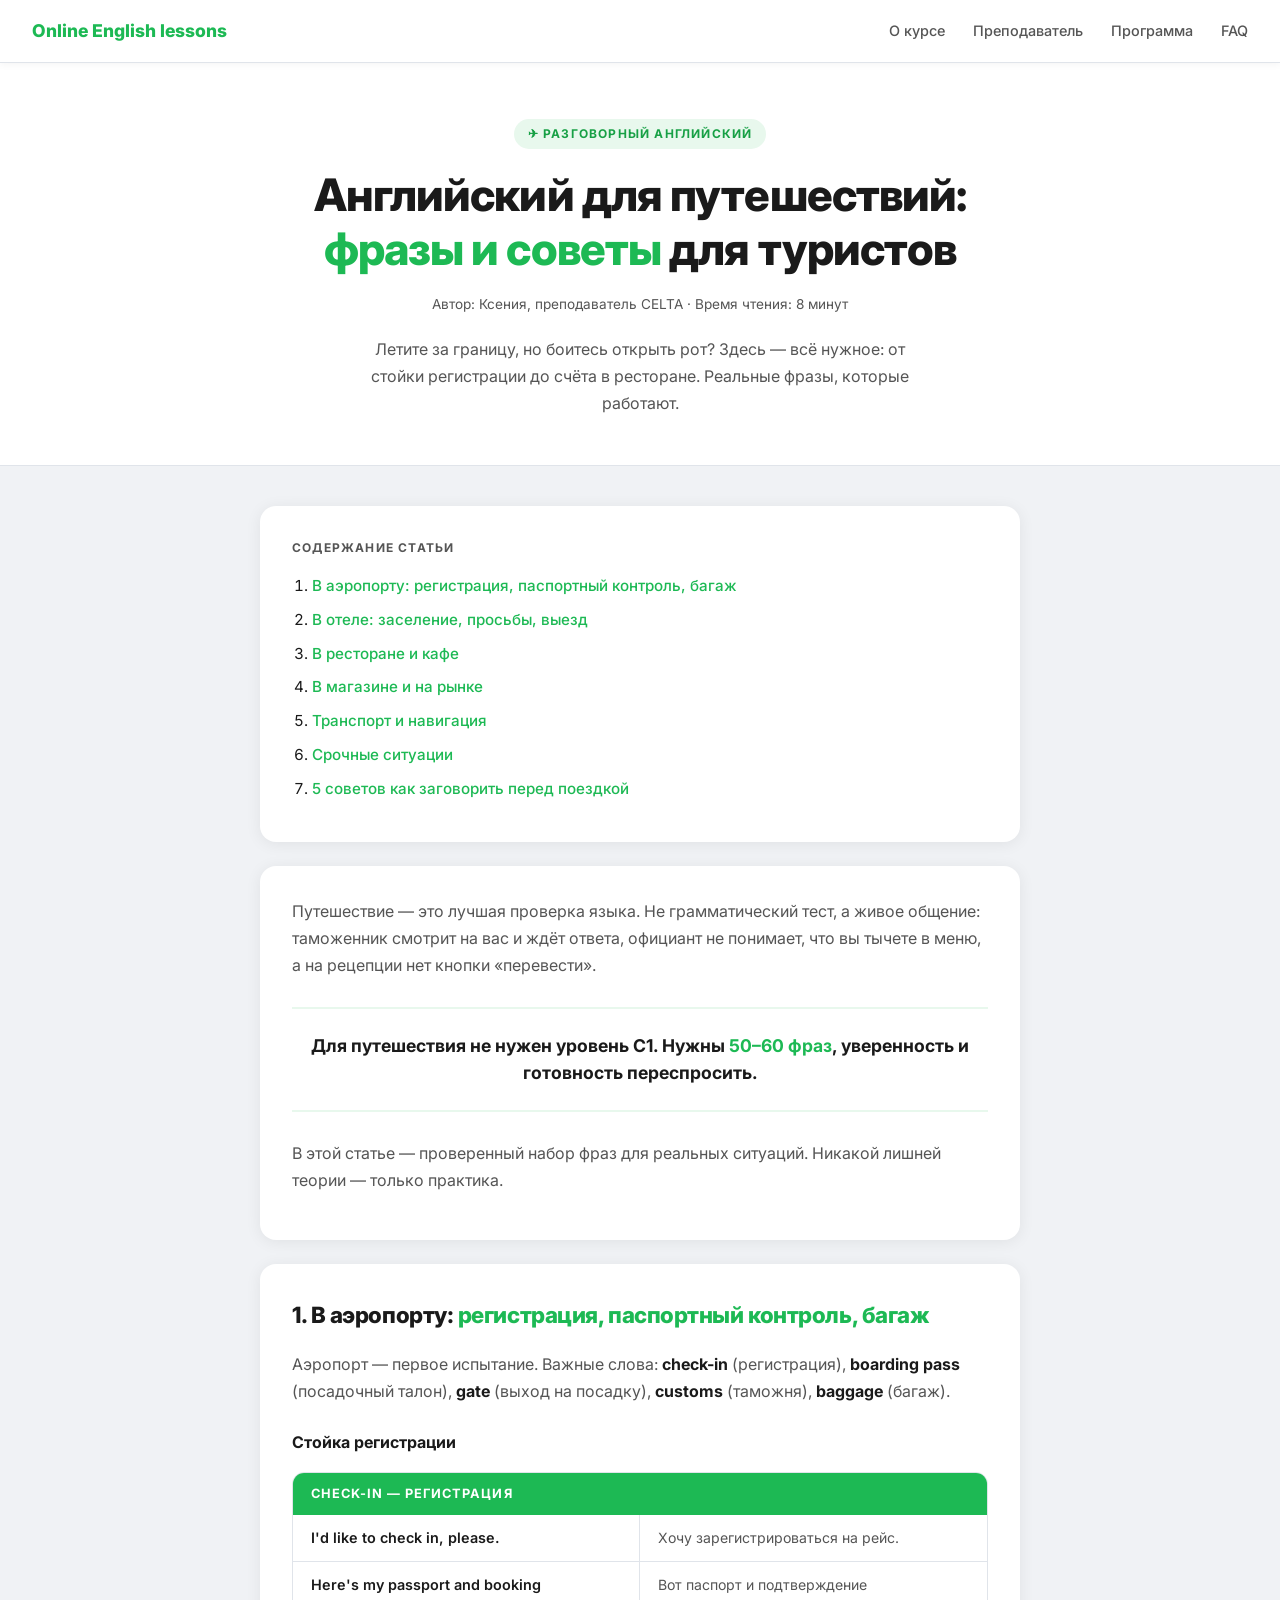
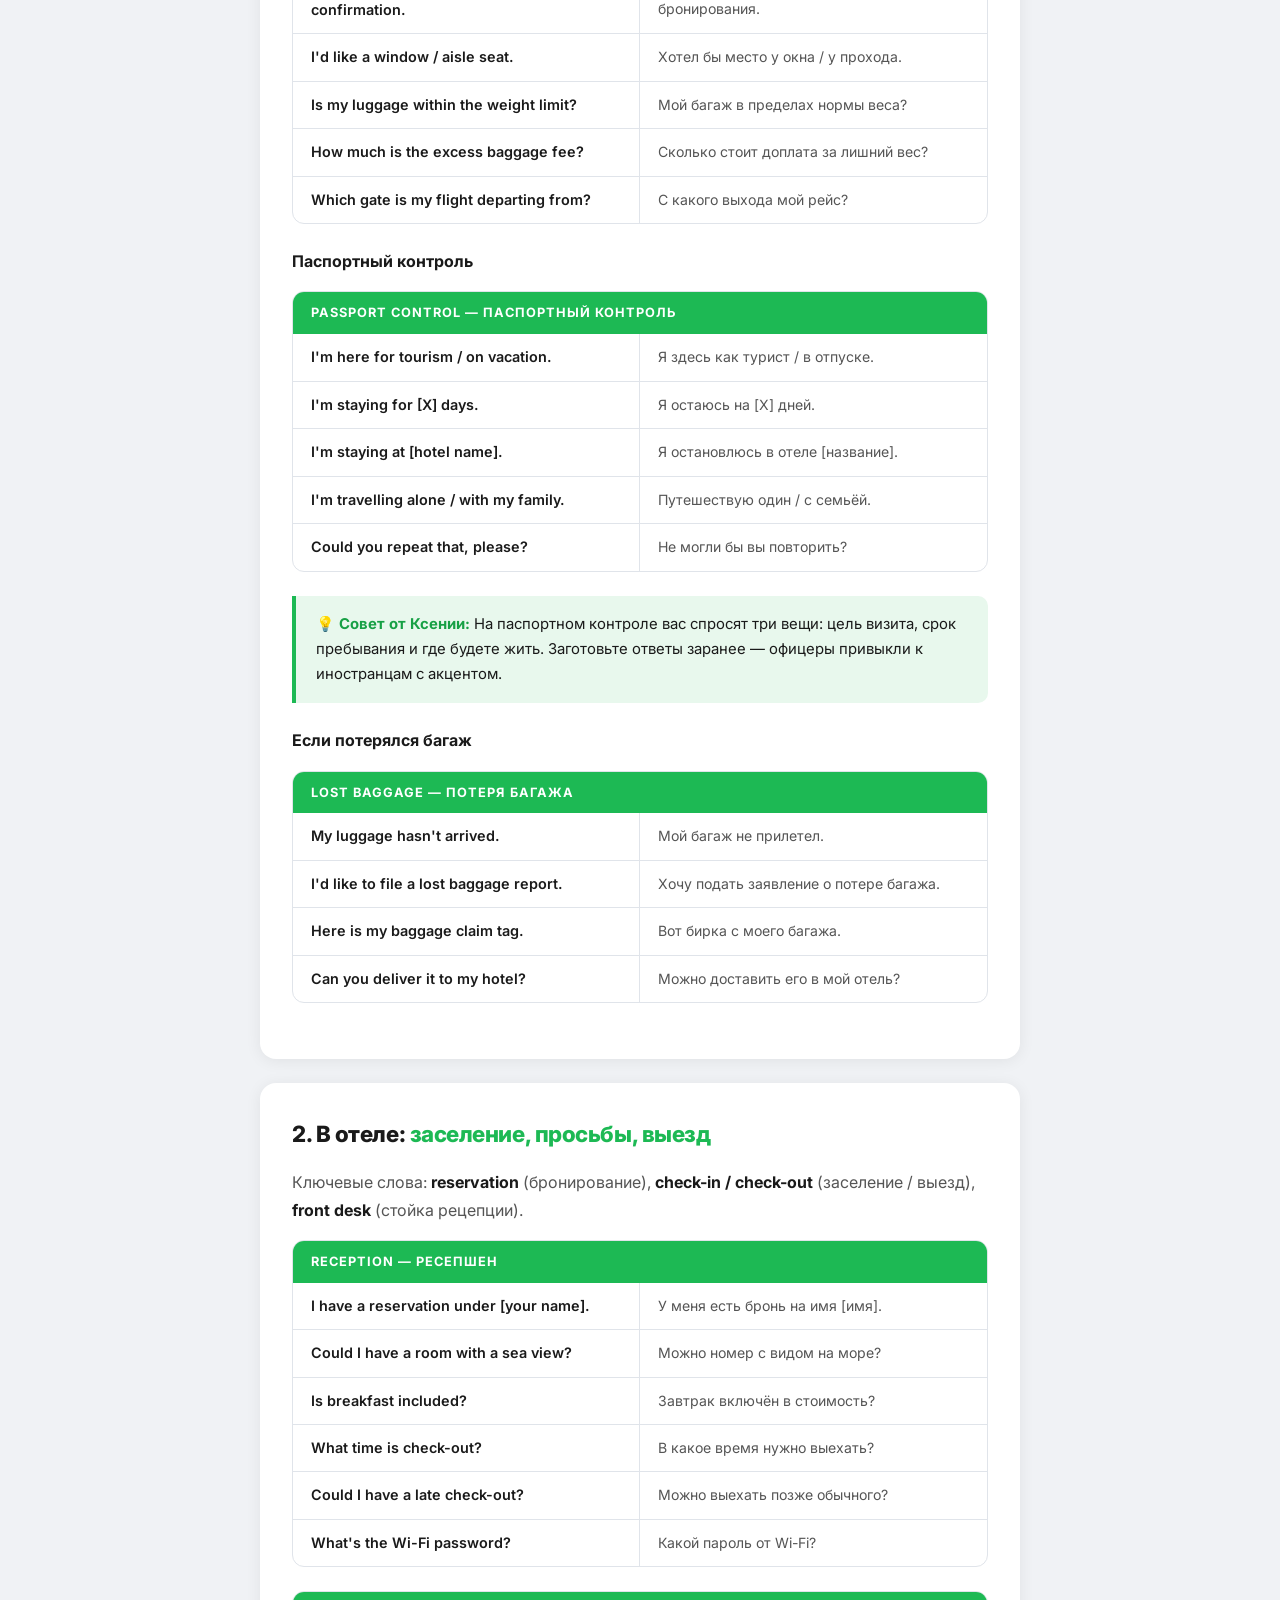
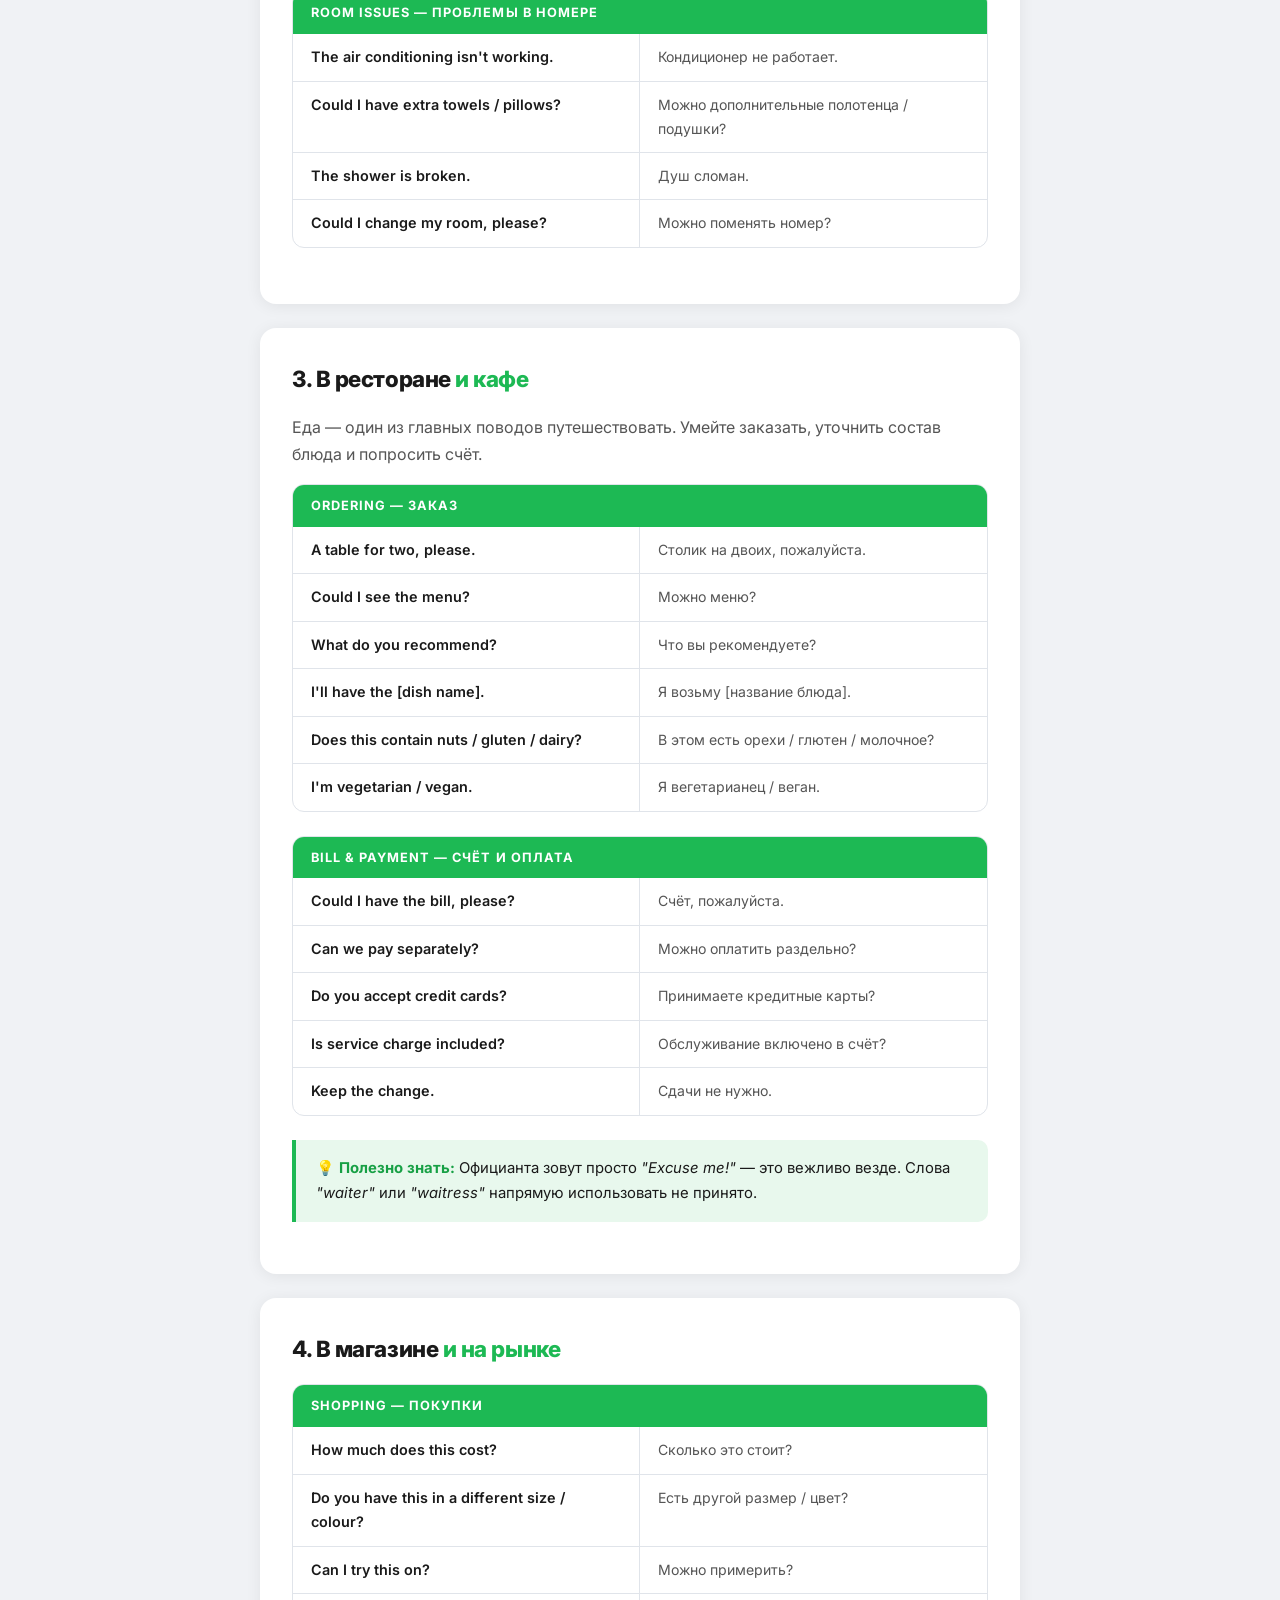
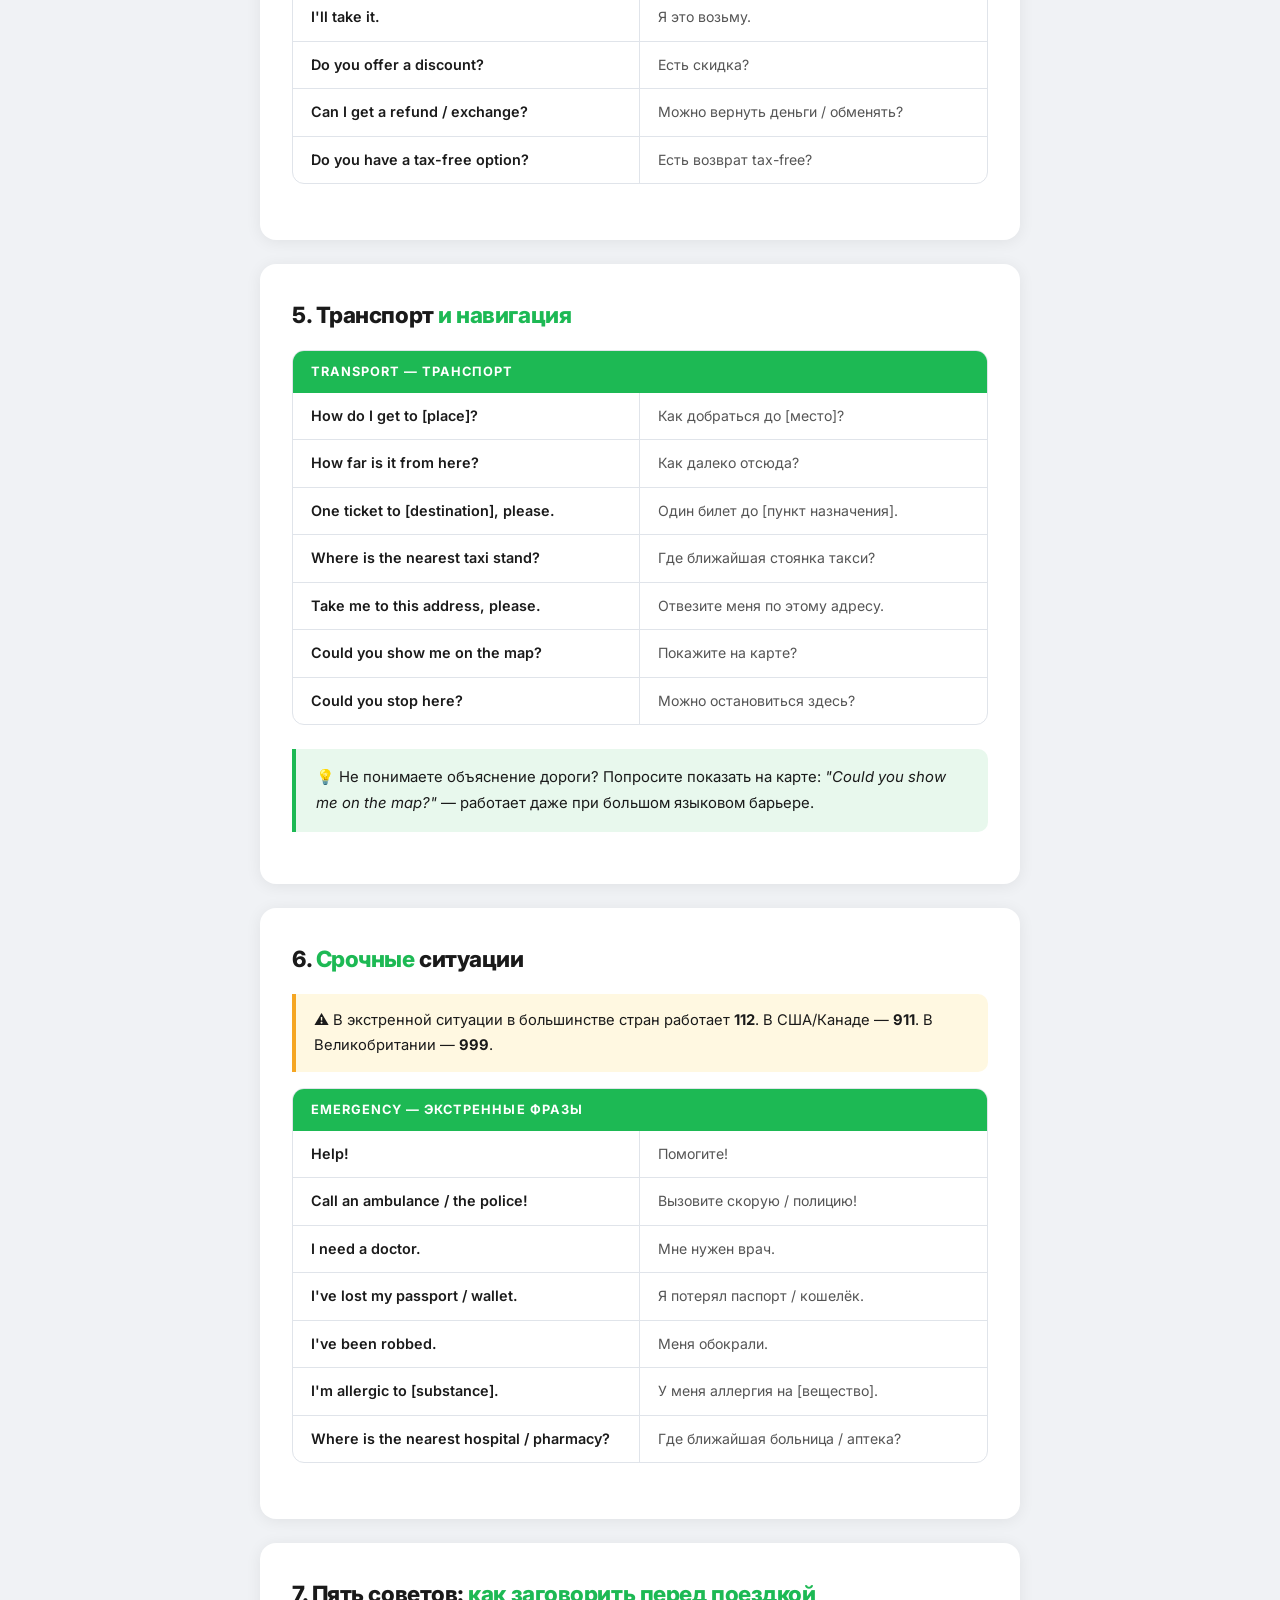
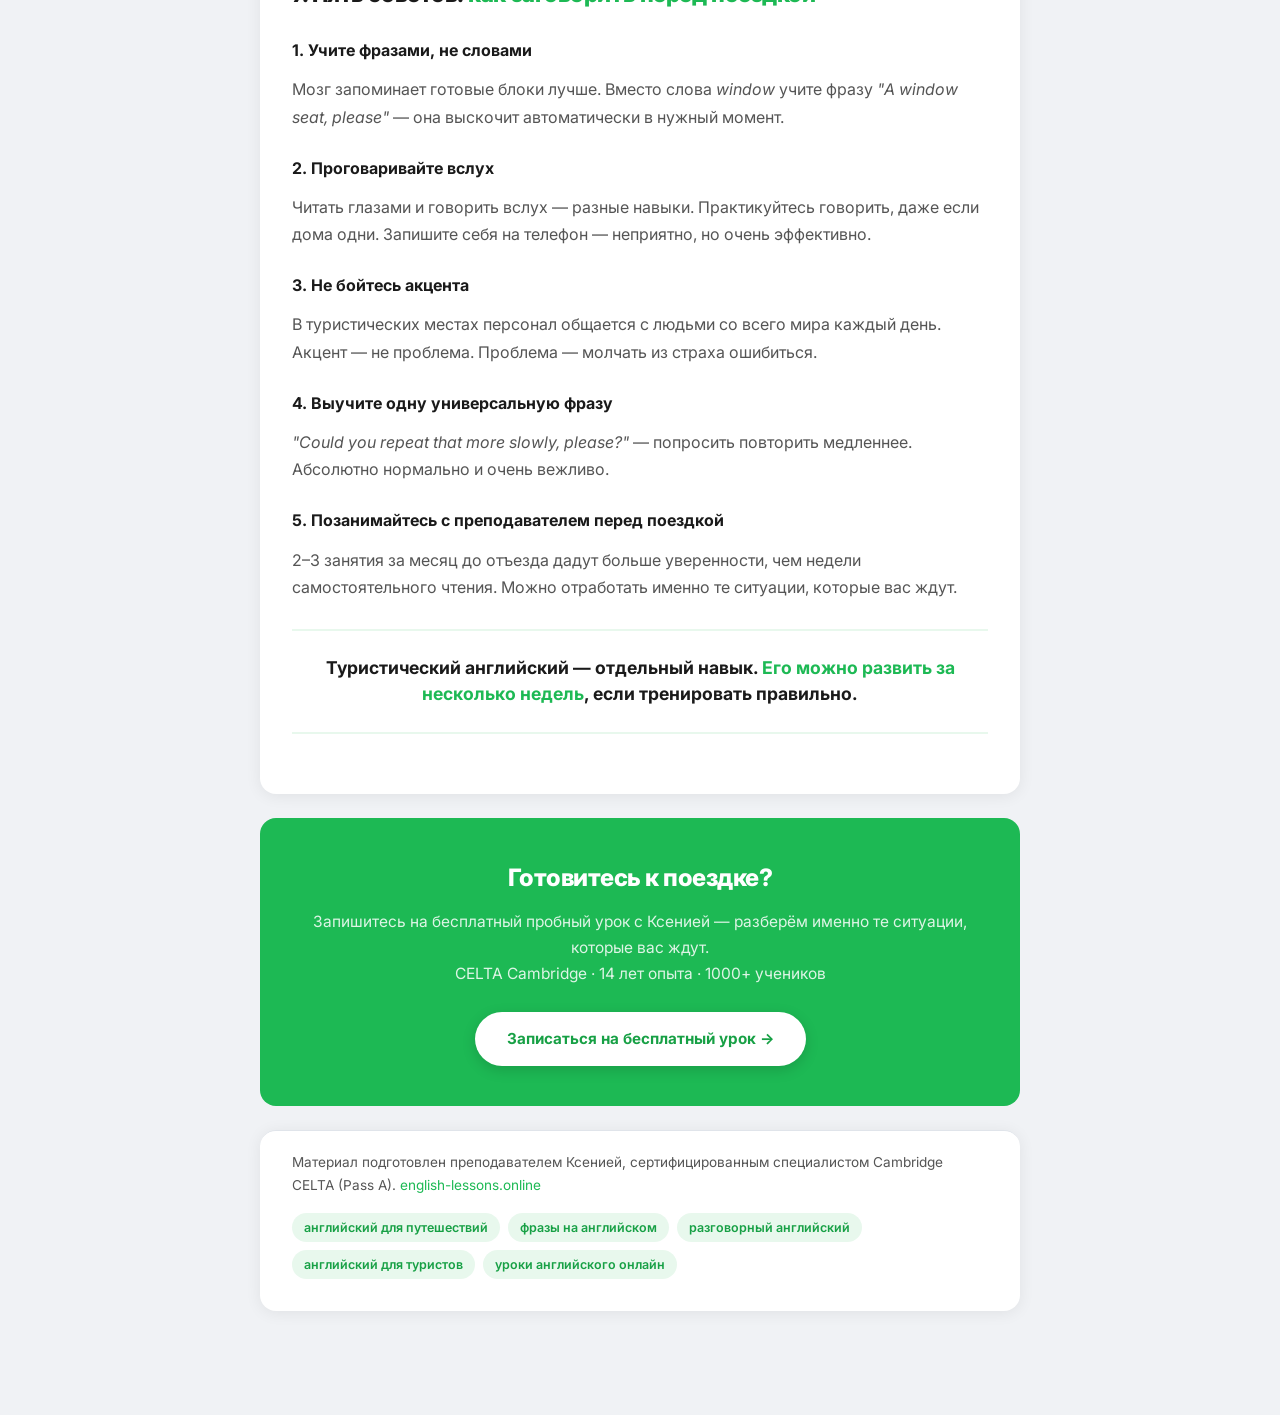
<file: english-travel-phrases.html>
<!DOCTYPE html>
<html lang="ru">
<head>
<meta charset="UTF-8">
<meta name="viewport" content="width=device-width, initial-scale=1.0">
<title>Английский для путешествий: фразы и советы для туристов | English-lessons.online</title>
<meta name="description" content="Самые нужные фразы на английском для путешествий: в аэропорту, отеле, ресторане и магазине. Практические советы как быстро заговорить с иностранцами. Бесплатный первый урок.">
<link rel="canonical" href="https://english-lessons.online/angliyskiy-dlya-puteshestviy">
<link href="https://fonts.googleapis.com/css2?family=Inter:wght@400;500;600;700;800&display=swap" rel="stylesheet">
<style>
  :root {
    --green: #1db954;
    --green-dark: #17a045;
    --green-light: #e8f8ed;
    --bg: #f0f2f5;
    --card: #ffffff;
    --text: #1a1a1a;
    --text-muted: #555;
    --border: #e0e4ea;
    --shadow: 0 2px 16px rgba(0,0,0,0.07);
  }
  * { margin: 0; padding: 0; box-sizing: border-box; }
  body { background: var(--bg); color: var(--text); font-family: 'Inter', sans-serif; font-size: 16px; line-height: 1.7; }

  .site-header { background: #fff; border-bottom: 1px solid var(--border); padding: 16px 32px; display: flex; align-items: center; justify-content: space-between; position: sticky; top: 0; z-index: 100; box-shadow: 0 1px 8px rgba(0,0,0,0.05); }
  .site-logo { font-size: 1.1rem; font-weight: 800; color: var(--green); text-decoration: none; }
  .site-nav { display: flex; gap: 28px; }
  .site-nav a { color: var(--text-muted); text-decoration: none; font-size: 0.9rem; font-weight: 500; }
  .site-nav a:hover { color: var(--green); }

  .hero { background: #fff; padding: 56px 20px 48px; text-align: center; border-bottom: 1px solid var(--border); }
  .hero-tag { display: inline-block; background: var(--green-light); color: var(--green-dark); font-size: 0.75rem; font-weight: 700; letter-spacing: 0.1em; text-transform: uppercase; padding: 5px 14px; border-radius: 20px; margin-bottom: 20px; }
  .hero h1 { font-size: clamp(1.8rem, 4vw, 2.8rem); font-weight: 800; line-height: 1.2; max-width: 740px; margin: 0 auto 16px; letter-spacing: -0.02em; }
  .hero h1 span { color: var(--green); }
  .hero-meta { color: var(--text-muted); font-size: 0.85rem; margin-bottom: 20px; }
  .hero-intro { max-width: 580px; margin: 0 auto; color: var(--text-muted); font-size: 1rem; }

  .page-wrap { max-width: 800px; margin: 0 auto; padding: 40px 20px 80px; }
  .card { background: var(--card); border-radius: 16px; box-shadow: var(--shadow); padding: 32px; margin-bottom: 24px; }

  .toc-title { font-size: 0.75rem; font-weight: 700; letter-spacing: 0.1em; text-transform: uppercase; color: var(--text-muted); margin-bottom: 14px; }
  .toc ol { padding-left: 20px; }
  .toc li { margin-bottom: 8px; font-size: 0.95rem; }
  .toc a { color: var(--green); text-decoration: none; font-weight: 500; }
  .toc a:hover { text-decoration: underline; }

  h2 { font-size: 1.4rem; font-weight: 800; color: var(--text); margin-bottom: 16px; letter-spacing: -0.02em; }
  h2 span { color: var(--green); }
  h3 { font-size: 1rem; font-weight: 700; color: var(--text); margin: 24px 0 12px; }
  p { margin-bottom: 14px; color: var(--text-muted); }
  p strong { color: var(--text); }

  .phrase-block { border-radius: 12px; overflow: hidden; border: 1px solid var(--border); margin: 16px 0 24px; }
  .phrase-block-header { background: var(--green); color: #fff; padding: 10px 18px; font-size: 0.8rem; font-weight: 700; letter-spacing: 0.08em; text-transform: uppercase; }
  .phrase-row { display: grid; grid-template-columns: 1fr 1fr; border-bottom: 1px solid var(--border); transition: background 0.15s; }
  .phrase-row:last-child { border-bottom: none; }
  .phrase-row:hover { background: var(--green-light); }
  .phrase-en { padding: 11px 18px; font-weight: 600; font-size: 0.9rem; border-right: 1px solid var(--border); color: var(--text); }
  .phrase-ru { padding: 11px 18px; font-size: 0.88rem; color: var(--text-muted); }

  .tip-box { background: var(--green-light); border-left: 4px solid var(--green); border-radius: 0 10px 10px 0; padding: 16px 20px; margin: 20px 0; font-size: 0.93rem; }
  .tip-box p { margin: 0; color: var(--text); }
  .tip-box strong { color: var(--green-dark); }

  .warn-box { background: #fff8e1; border-left: 4px solid #f5a623; border-radius: 0 10px 10px 0; padding: 14px 18px; margin: 16px 0; font-size: 0.92rem; color: var(--text); }

  .pull-quote { text-align: center; font-size: 1.1rem; font-weight: 700; color: var(--text); padding: 24px 0; border-top: 2px solid var(--green-light); border-bottom: 2px solid var(--green-light); margin: 28px 0; line-height: 1.5; }
  .pull-quote span { color: var(--green); }

  .cta-block { background: var(--green); border-radius: 16px; padding: 40px 32px; text-align: center; margin: 8px 0 24px; }
  .cta-block h2 { color: #fff; font-size: 1.5rem; margin-bottom: 10px; }
  .cta-block p { color: rgba(255,255,255,0.85); margin-bottom: 24px; font-size: 0.97rem; }
  .cta-btn { display: inline-block; background: #fff; color: var(--green-dark); padding: 14px 32px; border-radius: 50px; font-weight: 700; font-size: 0.95rem; text-decoration: none; transition: transform 0.15s, box-shadow 0.15s; box-shadow: 0 4px 14px rgba(0,0,0,0.15); }
  .cta-btn:hover { transform: translateY(-2px); box-shadow: 0 6px 20px rgba(0,0,0,0.2); }

  .tags { display: flex; flex-wrap: wrap; gap: 8px; margin-top: 16px; }
  .tag { background: var(--green-light); color: var(--green-dark); padding: 4px 12px; border-radius: 20px; font-size: 0.78rem; font-weight: 600; }
  .article-footer { border-top: 1px solid var(--border); padding-top: 20px; color: var(--text-muted); font-size: 0.85rem; }
  .article-footer a { color: var(--green); text-decoration: none; }

  @media (max-width: 600px) {
    .site-nav { display: none; }
    .card { padding: 20px; }
    .phrase-row { grid-template-columns: 1fr; }
    .phrase-en { border-right: none; border-bottom: 1px solid var(--border); }
    .cta-block { padding: 28px 20px; }
  }
</style>
</head>
<body>

<header class="site-header">
  <a href="https://english-lessons.online" class="site-logo">Online English lessons</a>
  <nav class="site-nav">
    <a href="https://english-lessons.online/#about-course">О курсе</a>
    <a href="https://english-lessons.online/#teacher">Преподаватель</a>
    <a href="https://english-lessons.online/#program">Программа</a>
    <a href="https://english-lessons.online/#faq">FAQ</a>
  </nav>
</header>

<div class="hero">
  <div class="hero-tag">✈ Разговорный английский</div>
  <h1>Английский для путешествий: <span>фразы и советы</span> для туристов</h1>
  <div class="hero-meta">Автор: Ксения, преподаватель CELTA · Время чтения: 8 минут</div>
  <p class="hero-intro">Летите за границу, но боитесь открыть рот? Здесь — всё нужное: от стойки регистрации до счёта в ресторане. Реальные фразы, которые работают.</p>
</div>

<div class="page-wrap">

  <div class="card toc">
    <div class="toc-title">Содержание статьи</div>
    <ol>
      <li><a href="#airport">В аэропорту: регистрация, паспортный контроль, багаж</a></li>
      <li><a href="#hotel">В отеле: заселение, просьбы, выезд</a></li>
      <li><a href="#restaurant">В ресторане и кафе</a></li>
      <li><a href="#shopping">В магазине и на рынке</a></li>
      <li><a href="#transport">Транспорт и навигация</a></li>
      <li><a href="#emergency">Срочные ситуации</a></li>
      <li><a href="#tips">5 советов как заговорить перед поездкой</a></li>
    </ol>
  </div>

  <div class="card">
    <p>Путешествие — это лучшая проверка языка. Не грамматический тест, а живое общение: таможенник смотрит на вас и ждёт ответа, официант не понимает, что вы тычете в меню, а на рецепции нет кнопки «перевести».</p>
    <div class="pull-quote">Для путешествия не нужен уровень C1. Нужны <span>50–60 фраз</span>, уверенность и готовность переспросить.</div>
    <p>В этой статье — проверенный набор фраз для реальных ситуаций. Никакой лишней теории — только практика.</p>
  </div>

  <div class="card" id="airport">
    <h2>1. В аэропорту: <span>регистрация, паспортный контроль, багаж</span></h2>
    <p>Аэропорт — первое испытание. Важные слова: <strong>check-in</strong> (регистрация), <strong>boarding pass</strong> (посадочный талон), <strong>gate</strong> (выход на посадку), <strong>customs</strong> (таможня), <strong>baggage</strong> (багаж).</p>
    <h3>Стойка регистрации</h3>
    <div class="phrase-block">
      <div class="phrase-block-header">Check-in — Регистрация</div>
      <div class="phrase-row"><div class="phrase-en">I'd like to check in, please.</div><div class="phrase-ru">Хочу зарегистрироваться на рейс.</div></div>
      <div class="phrase-row"><div class="phrase-en">Here's my passport and booking confirmation.</div><div class="phrase-ru">Вот паспорт и подтверждение бронирования.</div></div>
      <div class="phrase-row"><div class="phrase-en">I'd like a window / aisle seat.</div><div class="phrase-ru">Хотел бы место у окна / у прохода.</div></div>
      <div class="phrase-row"><div class="phrase-en">Is my luggage within the weight limit?</div><div class="phrase-ru">Мой багаж в пределах нормы веса?</div></div>
      <div class="phrase-row"><div class="phrase-en">How much is the excess baggage fee?</div><div class="phrase-ru">Сколько стоит доплата за лишний вес?</div></div>
      <div class="phrase-row"><div class="phrase-en">Which gate is my flight departing from?</div><div class="phrase-ru">С какого выхода мой рейс?</div></div>
    </div>
    <h3>Паспортный контроль</h3>
    <div class="phrase-block">
      <div class="phrase-block-header">Passport Control — Паспортный контроль</div>
      <div class="phrase-row"><div class="phrase-en">I'm here for tourism / on vacation.</div><div class="phrase-ru">Я здесь как турист / в отпуске.</div></div>
      <div class="phrase-row"><div class="phrase-en">I'm staying for [X] days.</div><div class="phrase-ru">Я остаюсь на [X] дней.</div></div>
      <div class="phrase-row"><div class="phrase-en">I'm staying at [hotel name].</div><div class="phrase-ru">Я остановлюсь в отеле [название].</div></div>
      <div class="phrase-row"><div class="phrase-en">I'm travelling alone / with my family.</div><div class="phrase-ru">Путешествую один / с семьёй.</div></div>
      <div class="phrase-row"><div class="phrase-en">Could you repeat that, please?</div><div class="phrase-ru">Не могли бы вы повторить?</div></div>
    </div>
    <div class="tip-box"><p>💡 <strong>Совет от Ксении:</strong> На паспортном контроле вас спросят три вещи: цель визита, срок пребывания и где будете жить. Заготовьте ответы заранее — офицеры привыкли к иностранцам с акцентом.</p></div>
    <h3>Если потерялся багаж</h3>
    <div class="phrase-block">
      <div class="phrase-block-header">Lost Baggage — Потеря багажа</div>
      <div class="phrase-row"><div class="phrase-en">My luggage hasn't arrived.</div><div class="phrase-ru">Мой багаж не прилетел.</div></div>
      <div class="phrase-row"><div class="phrase-en">I'd like to file a lost baggage report.</div><div class="phrase-ru">Хочу подать заявление о потере багажа.</div></div>
      <div class="phrase-row"><div class="phrase-en">Here is my baggage claim tag.</div><div class="phrase-ru">Вот бирка с моего багажа.</div></div>
      <div class="phrase-row"><div class="phrase-en">Can you deliver it to my hotel?</div><div class="phrase-ru">Можно доставить его в мой отель?</div></div>
    </div>
  </div>

  <div class="card" id="hotel">
    <h2>2. В отеле: <span>заселение, просьбы, выезд</span></h2>
    <p>Ключевые слова: <strong>reservation</strong> (бронирование), <strong>check-in / check-out</strong> (заселение / выезд), <strong>front desk</strong> (стойка рецепции).</p>
    <div class="phrase-block">
      <div class="phrase-block-header">Reception — Ресепшен</div>
      <div class="phrase-row"><div class="phrase-en">I have a reservation under [your name].</div><div class="phrase-ru">У меня есть бронь на имя [имя].</div></div>
      <div class="phrase-row"><div class="phrase-en">Could I have a room with a sea view?</div><div class="phrase-ru">Можно номер с видом на море?</div></div>
      <div class="phrase-row"><div class="phrase-en">Is breakfast included?</div><div class="phrase-ru">Завтрак включён в стоимость?</div></div>
      <div class="phrase-row"><div class="phrase-en">What time is check-out?</div><div class="phrase-ru">В какое время нужно выехать?</div></div>
      <div class="phrase-row"><div class="phrase-en">Could I have a late check-out?</div><div class="phrase-ru">Можно выехать позже обычного?</div></div>
      <div class="phrase-row"><div class="phrase-en">What's the Wi-Fi password?</div><div class="phrase-ru">Какой пароль от Wi-Fi?</div></div>
    </div>
    <div class="phrase-block">
      <div class="phrase-block-header">Room Issues — Проблемы в номере</div>
      <div class="phrase-row"><div class="phrase-en">The air conditioning isn't working.</div><div class="phrase-ru">Кондиционер не работает.</div></div>
      <div class="phrase-row"><div class="phrase-en">Could I have extra towels / pillows?</div><div class="phrase-ru">Можно дополнительные полотенца / подушки?</div></div>
      <div class="phrase-row"><div class="phrase-en">The shower is broken.</div><div class="phrase-ru">Душ сломан.</div></div>
      <div class="phrase-row"><div class="phrase-en">Could I change my room, please?</div><div class="phrase-ru">Можно поменять номер?</div></div>
    </div>
  </div>

  <div class="card" id="restaurant">
    <h2>3. В ресторане <span>и кафе</span></h2>
    <p>Еда — один из главных поводов путешествовать. Умейте заказать, уточнить состав блюда и попросить счёт.</p>
    <div class="phrase-block">
      <div class="phrase-block-header">Ordering — Заказ</div>
      <div class="phrase-row"><div class="phrase-en">A table for two, please.</div><div class="phrase-ru">Столик на двоих, пожалуйста.</div></div>
      <div class="phrase-row"><div class="phrase-en">Could I see the menu?</div><div class="phrase-ru">Можно меню?</div></div>
      <div class="phrase-row"><div class="phrase-en">What do you recommend?</div><div class="phrase-ru">Что вы рекомендуете?</div></div>
      <div class="phrase-row"><div class="phrase-en">I'll have the [dish name].</div><div class="phrase-ru">Я возьму [название блюда].</div></div>
      <div class="phrase-row"><div class="phrase-en">Does this contain nuts / gluten / dairy?</div><div class="phrase-ru">В этом есть орехи / глютен / молочное?</div></div>
      <div class="phrase-row"><div class="phrase-en">I'm vegetarian / vegan.</div><div class="phrase-ru">Я вегетарианец / веган.</div></div>
    </div>
    <div class="phrase-block">
      <div class="phrase-block-header">Bill & Payment — Счёт и оплата</div>
      <div class="phrase-row"><div class="phrase-en">Could I have the bill, please?</div><div class="phrase-ru">Счёт, пожалуйста.</div></div>
      <div class="phrase-row"><div class="phrase-en">Can we pay separately?</div><div class="phrase-ru">Можно оплатить раздельно?</div></div>
      <div class="phrase-row"><div class="phrase-en">Do you accept credit cards?</div><div class="phrase-ru">Принимаете кредитные карты?</div></div>
      <div class="phrase-row"><div class="phrase-en">Is service charge included?</div><div class="phrase-ru">Обслуживание включено в счёт?</div></div>
      <div class="phrase-row"><div class="phrase-en">Keep the change.</div><div class="phrase-ru">Сдачи не нужно.</div></div>
    </div>
    <div class="tip-box"><p>💡 <strong>Полезно знать:</strong> Официанта зовут просто <em>"Excuse me!"</em> — это вежливо везде. Слова <em>"waiter"</em> или <em>"waitress"</em> напрямую использовать не принято.</p></div>
  </div>

  <div class="card" id="shopping">
    <h2>4. В магазине <span>и на рынке</span></h2>
    <div class="phrase-block">
      <div class="phrase-block-header">Shopping — Покупки</div>
      <div class="phrase-row"><div class="phrase-en">How much does this cost?</div><div class="phrase-ru">Сколько это стоит?</div></div>
      <div class="phrase-row"><div class="phrase-en">Do you have this in a different size / colour?</div><div class="phrase-ru">Есть другой размер / цвет?</div></div>
      <div class="phrase-row"><div class="phrase-en">Can I try this on?</div><div class="phrase-ru">Можно примерить?</div></div>
      <div class="phrase-row"><div class="phrase-en">I'll take it.</div><div class="phrase-ru">Я это возьму.</div></div>
      <div class="phrase-row"><div class="phrase-en">Do you offer a discount?</div><div class="phrase-ru">Есть скидка?</div></div>
      <div class="phrase-row"><div class="phrase-en">Can I get a refund / exchange?</div><div class="phrase-ru">Можно вернуть деньги / обменять?</div></div>
      <div class="phrase-row"><div class="phrase-en">Do you have a tax-free option?</div><div class="phrase-ru">Есть возврат tax-free?</div></div>
    </div>
  </div>

  <div class="card" id="transport">
    <h2>5. Транспорт <span>и навигация</span></h2>
    <div class="phrase-block">
      <div class="phrase-block-header">Transport — Транспорт</div>
      <div class="phrase-row"><div class="phrase-en">How do I get to [place]?</div><div class="phrase-ru">Как добраться до [место]?</div></div>
      <div class="phrase-row"><div class="phrase-en">How far is it from here?</div><div class="phrase-ru">Как далеко отсюда?</div></div>
      <div class="phrase-row"><div class="phrase-en">One ticket to [destination], please.</div><div class="phrase-ru">Один билет до [пункт назначения].</div></div>
      <div class="phrase-row"><div class="phrase-en">Where is the nearest taxi stand?</div><div class="phrase-ru">Где ближайшая стоянка такси?</div></div>
      <div class="phrase-row"><div class="phrase-en">Take me to this address, please.</div><div class="phrase-ru">Отвезите меня по этому адресу.</div></div>
      <div class="phrase-row"><div class="phrase-en">Could you show me on the map?</div><div class="phrase-ru">Покажите на карте?</div></div>
      <div class="phrase-row"><div class="phrase-en">Could you stop here?</div><div class="phrase-ru">Можно остановиться здесь?</div></div>
    </div>
    <div class="tip-box"><p>💡 Не понимаете объяснение дороги? Попросите показать на карте: <em>"Could you show me on the map?"</em> — работает даже при большом языковом барьере.</p></div>
  </div>

  <div class="card" id="emergency">
    <h2>6. <span>Срочные</span> ситуации</h2>
    <div class="warn-box">⚠️ В экстренной ситуации в большинстве стран работает <strong>112</strong>. В США/Канаде — <strong>911</strong>. В Великобритании — <strong>999</strong>.</div>
    <div class="phrase-block">
      <div class="phrase-block-header">Emergency — Экстренные фразы</div>
      <div class="phrase-row"><div class="phrase-en">Help!</div><div class="phrase-ru">Помогите!</div></div>
      <div class="phrase-row"><div class="phrase-en">Call an ambulance / the police!</div><div class="phrase-ru">Вызовите скорую / полицию!</div></div>
      <div class="phrase-row"><div class="phrase-en">I need a doctor.</div><div class="phrase-ru">Мне нужен врач.</div></div>
      <div class="phrase-row"><div class="phrase-en">I've lost my passport / wallet.</div><div class="phrase-ru">Я потерял паспорт / кошелёк.</div></div>
      <div class="phrase-row"><div class="phrase-en">I've been robbed.</div><div class="phrase-ru">Меня обокрали.</div></div>
      <div class="phrase-row"><div class="phrase-en">I'm allergic to [substance].</div><div class="phrase-ru">У меня аллергия на [вещество].</div></div>
      <div class="phrase-row"><div class="phrase-en">Where is the nearest hospital / pharmacy?</div><div class="phrase-ru">Где ближайшая больница / аптека?</div></div>
    </div>
  </div>

  <div class="card" id="tips">
    <h2>7. Пять советов: <span>как заговорить перед поездкой</span></h2>
    <h3>1. Учите фразами, не словами</h3>
    <p>Мозг запоминает готовые блоки лучше. Вместо слова <em>window</em> учите фразу <em>"A window seat, please"</em> — она выскочит автоматически в нужный момент.</p>
    <h3>2. Проговаривайте вслух</h3>
    <p>Читать глазами и говорить вслух — разные навыки. Практикуйтесь говорить, даже если дома одни. Запишите себя на телефон — неприятно, но очень эффективно.</p>
    <h3>3. Не бойтесь акцента</h3>
    <p>В туристических местах персонал общается с людьми со всего мира каждый день. Акцент — не проблема. Проблема — молчать из страха ошибиться.</p>
    <h3>4. Выучите одну универсальную фразу</h3>
    <p><em>"Could you repeat that more slowly, please?"</em> — попросить повторить медленнее. Абсолютно нормально и очень вежливо.</p>
    <h3>5. Позанимайтесь с преподавателем перед поездкой</h3>
    <p>2–3 занятия за месяц до отъезда дадут больше уверенности, чем недели самостоятельного чтения. Можно отработать именно те ситуации, которые вас ждут.</p>
    <div class="pull-quote">Туристический английский — отдельный навык. <span>Его можно развить за несколько недель</span>, если тренировать правильно.</div>
  </div>

  <div class="cta-block">
    <h2>Готовитесь к поездке?</h2>
    <p>Запишитесь на бесплатный пробный урок с Ксенией — разберём именно те ситуации, которые вас ждут.<br>CELTA Cambridge · 14 лет опыта · 1000+ учеников</p>
    <a href="https://english-lessons.online/#about-course" class="cta-btn">Записаться на бесплатный урок →</a>
  </div>

  <div class="card article-footer">
    <p>Материал подготовлен преподавателем Ксенией, сертифицированным специалистом Cambridge CELTA (Pass A). <a href="https://english-lessons.online">english-lessons.online</a></p>
    <div class="tags">
      <span class="tag">английский для путешествий</span>
      <span class="tag">фразы на английском</span>
      <span class="tag">разговорный английский</span>
      <span class="tag">английский для туристов</span>
      <span class="tag">уроки английского онлайн</span>
    </div>
  </div>

</div>
</body>
</html>
</file>
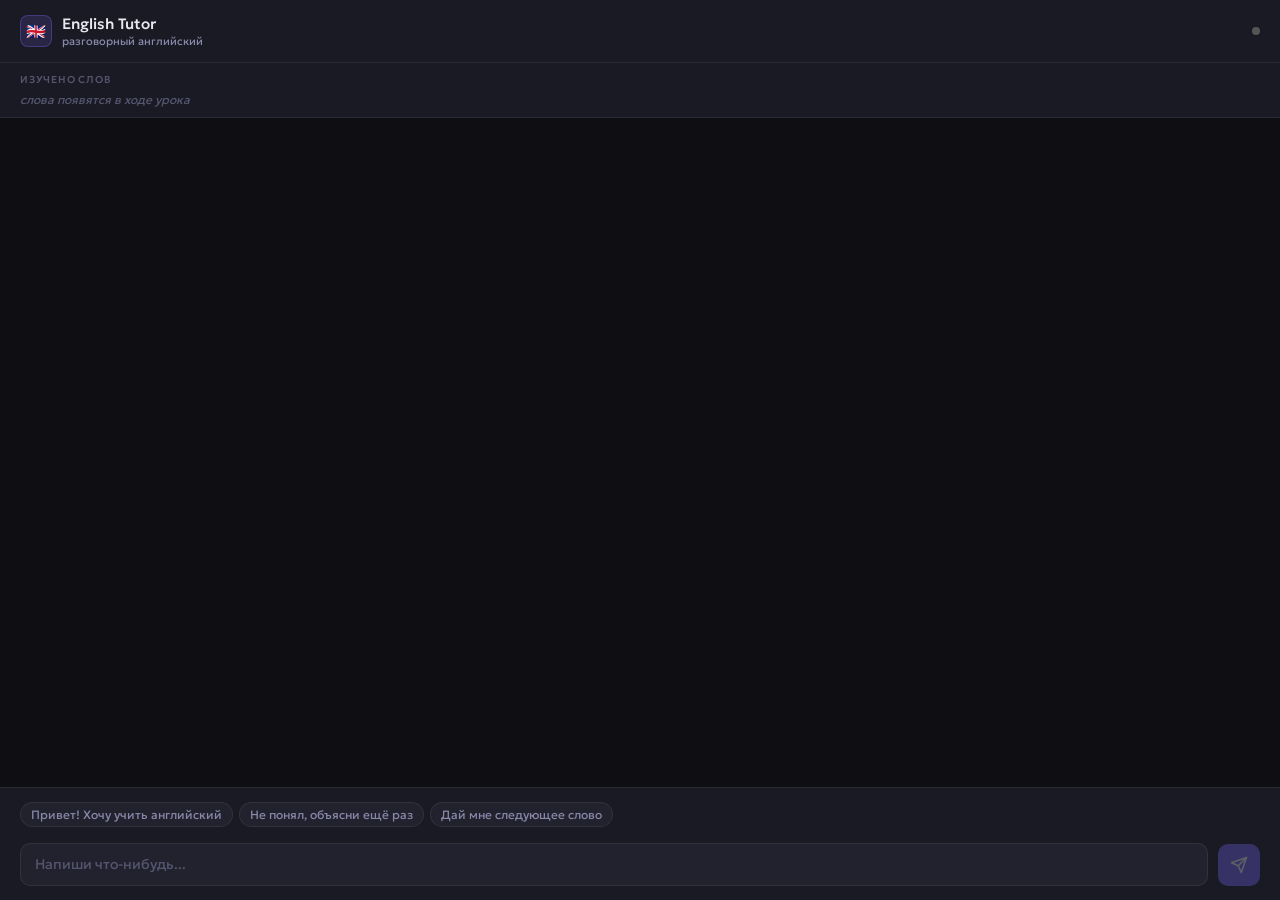
<file: english_tutor_frontend.html>
<!DOCTYPE html>
<html lang="ru">
<head>
<meta charset="UTF-8">
<meta name="viewport" content="width=device-width, initial-scale=1.0">
<title>English Tutor</title>
<link href="https://fonts.googleapis.com/css2?family=Geologica:wght@300;400;500;600&family=JetBrains+Mono:wght@400;500&display=swap" rel="stylesheet">
<style>
  *, *::before, *::after { box-sizing: border-box; margin: 0; padding: 0; }

  :root {
    --bg: #0f0f13;
    --surface: #1a1a24;
    --surface2: #22222e;
    --border: rgba(255,255,255,0.07);
    --accent: #7c6bff;
    --accent-soft: rgba(124,107,255,0.15);
    --accent2: #4ecdc4;
    --text: #e8e8f0;
    --text-muted: #8888aa;
    --text-dim: #555570;
    --green: #4ade80;
    --green-soft: rgba(74,222,128,0.12);
    --user-bg: #2a2438;
    --ai-bg: #1e1e2a;
  }

  body {
    font-family: 'Geologica', sans-serif;
    background: var(--bg);
    color: var(--text);
    height: 100dvh;
    display: flex;
    flex-direction: column;
    overflow: hidden;
  }

  /* Header */
  .header {
    display: flex;
    align-items: center;
    justify-content: space-between;
    padding: 14px 20px;
    border-bottom: 1px solid var(--border);
    background: var(--surface);
    flex-shrink: 0;
  }

  .logo {
    display: flex;
    align-items: center;
    gap: 10px;
  }

  .logo-icon {
    width: 32px; height: 32px;
    background: var(--accent-soft);
    border-radius: 8px;
    border: 1px solid rgba(124,107,255,0.3);
    display: flex; align-items: center; justify-content: center;
    font-size: 16px;
  }

  .logo-text {
    font-size: 15px;
    font-weight: 500;
    color: var(--text);
  }

  .logo-sub {
    font-size: 11px;
    color: var(--text-muted);
    margin-top: 1px;
  }

  .status-dot {
    width: 8px; height: 8px;
    border-radius: 50%;
    background: #555;
    transition: background 0.3s;
  }
  .status-dot.connected { background: var(--green); box-shadow: 0 0 6px var(--green); }
  .status-dot.connecting { background: #f59e0b; animation: pulse 1s infinite; }

  @keyframes pulse { 0%,100%{opacity:1} 50%{opacity:0.4} }

  /* Words panel */
  .words-panel {
    padding: 10px 20px;
    border-bottom: 1px solid var(--border);
    background: var(--surface);
    flex-shrink: 0;
    min-height: 44px;
  }

  .words-label {
    font-size: 10px;
    color: var(--text-dim);
    text-transform: uppercase;
    letter-spacing: 0.08em;
    margin-bottom: 6px;
    font-weight: 500;
  }

  .words-list {
    display: flex;
    flex-wrap: wrap;
    gap: 5px;
  }

  .word-tag {
    font-family: 'JetBrains Mono', monospace;
    font-size: 11px;
    padding: 3px 8px;
    background: var(--surface2);
    border: 1px solid var(--border);
    border-radius: 4px;
    color: var(--accent2);
    animation: fadeIn 0.3s ease;
  }

  .word-tag.new {
    border-color: rgba(78,205,196,0.4);
    background: rgba(78,205,196,0.08);
  }

  @keyframes fadeIn { from{opacity:0;transform:scale(0.9)} to{opacity:1;transform:scale(1)} }

  /* Chat area */
  .chat {
    flex: 1;
    overflow-y: auto;
    padding: 20px;
    display: flex;
    flex-direction: column;
    gap: 12px;
    scroll-behavior: smooth;
  }

  .chat::-webkit-scrollbar { width: 4px; }
  .chat::-webkit-scrollbar-track { background: transparent; }
  .chat::-webkit-scrollbar-thumb { background: var(--border); border-radius: 2px; }

  .message {
    display: flex;
    gap: 10px;
    animation: slideIn 0.25s ease;
    max-width: 88%;
  }

  @keyframes slideIn { from{opacity:0;transform:translateY(6px)} to{opacity:1;transform:translateY(0)} }

  .message.user { align-self: flex-end; flex-direction: row-reverse; }
  .message.ai { align-self: flex-start; }

  .avatar {
    width: 30px; height: 30px;
    border-radius: 8px;
    display: flex; align-items: center; justify-content: center;
    font-size: 13px;
    flex-shrink: 0;
    margin-top: 2px;
  }

  .message.user .avatar {
    background: var(--accent-soft);
    border: 1px solid rgba(124,107,255,0.25);
    color: var(--accent);
  }

  .message.ai .avatar {
    background: rgba(78,205,196,0.1);
    border: 1px solid rgba(78,205,196,0.2);
    color: var(--accent2);
  }

  .bubble {
    padding: 11px 15px;
    border-radius: 12px;
    font-size: 14px;
    line-height: 1.65;
    white-space: pre-wrap;
  }

  .message.user .bubble {
    background: var(--user-bg);
    border: 1px solid rgba(124,107,255,0.2);
    border-radius: 12px 4px 12px 12px;
    color: var(--text);
  }

  .message.ai .bubble {
    background: var(--ai-bg);
    border: 1px solid var(--border);
    border-radius: 4px 12px 12px 12px;
    color: var(--text);
  }

  /* Highlight english words in AI bubbles */
  .en-word {
    font-family: 'JetBrains Mono', monospace;
    font-size: 12.5px;
    color: var(--accent2);
    background: rgba(78,205,196,0.08);
    padding: 1px 4px;
    border-radius: 3px;
  }

  /* Typing indicator */
  .typing {
    display: flex;
    gap: 4px;
    align-items: center;
    padding: 12px 15px;
  }

  .typing span {
    width: 6px; height: 6px;
    border-radius: 50%;
    background: var(--text-dim);
    animation: bounce 1.2s infinite;
  }

  .typing span:nth-child(2) { animation-delay: 0.2s; }
  .typing span:nth-child(3) { animation-delay: 0.4s; }

  @keyframes bounce { 0%,60%,100%{transform:translateY(0)} 30%{transform:translateY(-6px)} }

  /* Input area */
  .input-area {
    padding: 14px 20px;
    border-top: 1px solid var(--border);
    background: var(--surface);
    flex-shrink: 0;
    display: flex;
    gap: 10px;
    align-items: flex-end;
  }

  textarea {
    flex: 1;
    background: var(--surface2);
    border: 1px solid var(--border);
    border-radius: 10px;
    color: var(--text);
    font-family: 'Geologica', sans-serif;
    font-size: 14px;
    padding: 10px 14px;
    resize: none;
    outline: none;
    min-height: 42px;
    max-height: 120px;
    transition: border-color 0.2s;
    line-height: 1.5;
  }

  textarea::placeholder { color: var(--text-dim); }
  textarea:focus { border-color: rgba(124,107,255,0.4); }

  .send-btn {
    width: 42px; height: 42px;
    border-radius: 10px;
    background: var(--accent);
    border: none;
    cursor: pointer;
    display: flex; align-items: center; justify-content: center;
    color: white;
    transition: opacity 0.2s, transform 0.1s;
    flex-shrink: 0;
  }

  .send-btn:hover { opacity: 0.85; }
  .send-btn:active { transform: scale(0.95); }
  .send-btn:disabled { opacity: 0.3; cursor: not-allowed; }

  .send-btn svg { width: 18px; height: 18px; }

  /* Hint chips */
  .hints {
    display: flex;
    gap: 6px;
    flex-wrap: wrap;
    margin-bottom: 8px;
  }

  .hint-chip {
    font-size: 12px;
    padding: 4px 10px;
    background: var(--surface2);
    border: 1px solid var(--border);
    border-radius: 20px;
    color: var(--text-muted);
    cursor: pointer;
    transition: all 0.15s;
  }

  .hint-chip:hover {
    border-color: rgba(124,107,255,0.3);
    color: var(--text);
    background: var(--accent-soft);
  }

  .words-empty {
    font-size: 12px;
    color: var(--text-dim);
    font-style: italic;
  }
</style>
</head>
<body>

<div class="header">
  <div class="logo">
    <div class="logo-icon">🇬🇧</div>
    <div>
      <div class="logo-text">English Tutor</div>
      <div class="logo-sub">разговорный английский</div>
    </div>
  </div>
  <div id="status" class="status-dot connecting" title="Подключение..."></div>
</div>

<div class="words-panel">
  <div class="words-label">Изучено слов</div>
  <div class="words-list" id="wordsList">
    <span class="words-empty">слова появятся в ходе урока</span>
  </div>
</div>

<div class="chat" id="chat"></div>

<div class="input-area">
  <div style="flex:1; display:flex; flex-direction:column; gap:8px;">
    <div class="hints" id="hints">
      <span class="hint-chip" onclick="useHint(this)">Привет! Хочу учить английский</span>
      <span class="hint-chip" onclick="useHint(this)">Не понял, объясни ещё раз</span>
      <span class="hint-chip" onclick="useHint(this)">Дай мне следующее слово</span>
    </div>
    <div style="display:flex;gap:10px;align-items:flex-end;">
      <textarea id="input" placeholder="Напиши что-нибудь..." rows="1"></textarea>
      <button class="send-btn" id="sendBtn" onclick="sendMessage()" disabled>
        <svg viewBox="0 0 24 24" fill="none" stroke="currentColor" stroke-width="2" stroke-linecap="round" stroke-linejoin="round">
          <line x1="22" y1="2" x2="11" y2="13"></line>
          <polygon points="22 2 15 22 11 13 2 9 22 2"></polygon>
        </svg>
      </button>
    </div>
  </div>
</div>

<script>
const WS_URL = "wss://rely-mobility-fraternal.ngrok-free.dev/ws";

let ws, learnedWords = [], isTyping = false;

const chat = document.getElementById("chat");
const input = document.getElementById("input");
const sendBtn = document.getElementById("sendBtn");
const statusDot = document.getElementById("status");
const wordsList = document.getElementById("wordsList");

function connect() {
  statusDot.className = "status-dot connecting";
  ws = new WebSocket(WS_URL);

  ws.onopen = () => {
    statusDot.className = "status-dot connected";
    sendBtn.disabled = false;
  };

  ws.onmessage = (e) => {
    const data = JSON.parse(e.data);
    removeTyping();
    addMessage("ai", data.response);
    
    if (data.learned_words && data.learned_words.length > 0) {
      updateWords(data.learned_words, data.new_words || []);
    }
  };

  ws.onclose = () => {
    statusDot.className = "status-dot";
    sendBtn.disabled = true;
    setTimeout(connect, 3000);
  };

  ws.onerror = () => ws.close();
}

function addMessage(role, text) {
  const div = document.createElement("div");
  div.className = `message ${role}`;
  
  const avatar = document.createElement("div");
  avatar.className = "avatar";
  avatar.textContent = role === "user" ? "Я" : "AI";
  
  const bubble = document.createElement("div");
  bubble.className = "bubble";
  bubble.innerHTML = formatText(text);
  
  div.appendChild(avatar);
  div.appendChild(bubble);
  chat.appendChild(div);
  chat.scrollTop = chat.scrollHeight;
}

function formatText(text) {
  // Highlight quoted English text
  return text.replace(/"([a-zA-Z][^"]*?)"/g, '<span class="en-word">"$1"</span>');
}

function showTyping() {
  if (isTyping) return;
  isTyping = true;
  const div = document.createElement("div");
  div.className = "message ai";
  div.id = "typing-indicator";
  div.innerHTML = `
    <div class="avatar">AI</div>
    <div class="bubble typing">
      <span></span><span></span><span></span>
    </div>`;
  chat.appendChild(div);
  chat.scrollTop = chat.scrollHeight;
}

function removeTyping() {
  isTyping = false;
  const el = document.getElementById("typing-indicator");
  if (el) el.remove();
}

function updateWords(words, newWords) {
  learnedWords = words;
  wordsList.innerHTML = "";
  if (words.length === 0) {
    wordsList.innerHTML = '<span class="words-empty">слова появятся в ходе урока</span>';
    return;
  }
  words.forEach(w => {
    const tag = document.createElement("span");
    tag.className = "word-tag" + (newWords.includes(w) ? " new" : "");
    tag.textContent = w;
    wordsList.appendChild(tag);
  });
}

function sendMessage() {
  const text = input.value.trim();
  if (!text || !ws || ws.readyState !== 1) return;
  
  addMessage("user", text);
  showTyping();
  ws.send(JSON.stringify({ text }));
  input.value = "";
  input.style.height = "42px";
}

function useHint(el) {
  input.value = el.textContent;
  input.focus();
}

// Auto-resize textarea
input.addEventListener("input", () => {
  input.style.height = "42px";
  input.style.height = Math.min(input.scrollHeight, 120) + "px";
});

input.addEventListener("keydown", (e) => {
  if (e.key === "Enter" && !e.shiftKey) {
    e.preventDefault();
    sendMessage();
  }
});

connect();
</script>
</body>
</html>
</file>
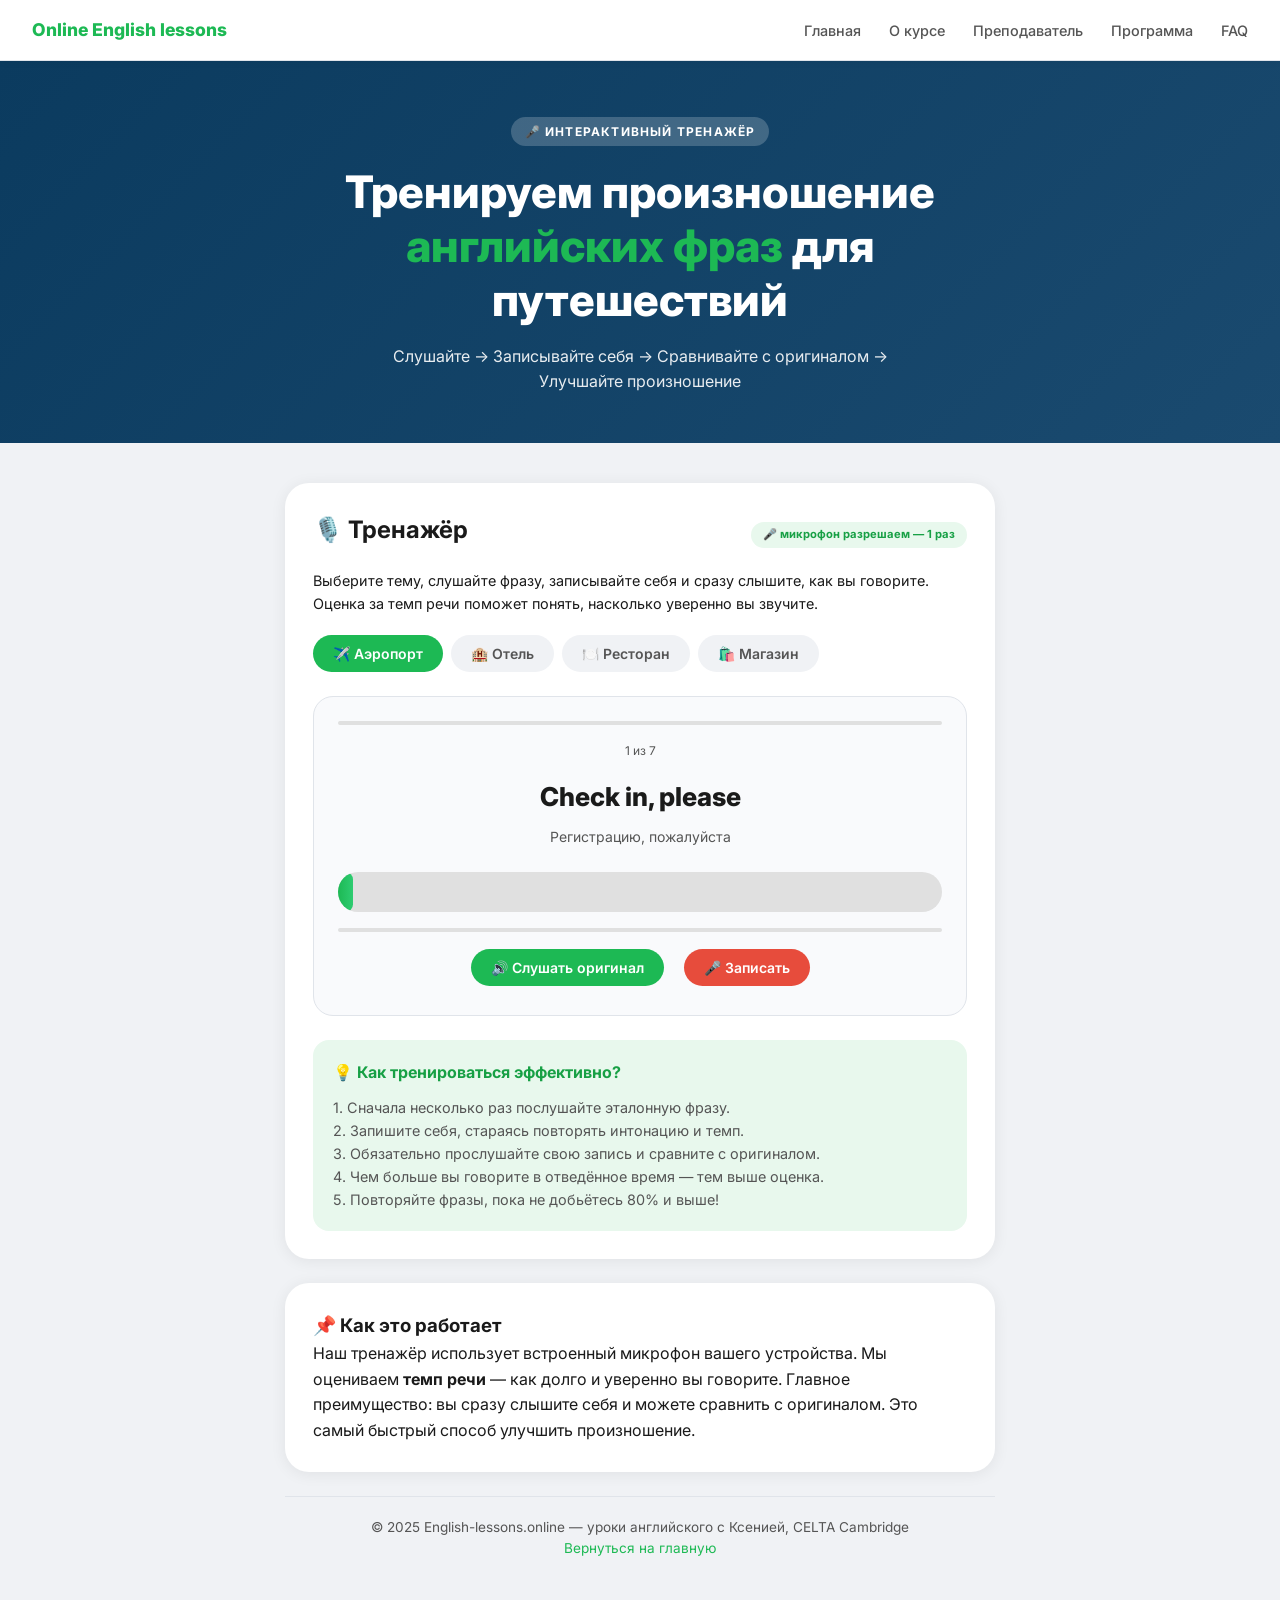
<file: govorim_vslux_na_angliskom.html>
<!DOCTYPE html>
<html lang="ru">
<head>
<meta charset="UTF-8">
<meta name="viewport" content="width=device-width, initial-scale=1.0, user-scalable=yes">
<title>Тренажёр произношения слов вслух: английский для путешествий | English-lessons.online</title>
<meta name="description" content="Интерактивный тренажёр произношения английских фраз для путешествий. Аэропорт, отель, ресторан, магазин. Слушайте, записывайте себя и сравнивайте с оригиналом. Бесплатно, без регистрации.">
<meta name="keywords" content="тренажёр произношения английский, английский для путешествий, учить английский онлайн, произношение английских фраз">
<link rel="canonical" href="https://english-lessons.online/govorim_vslux_na_angliskom.html">
<link href="https://fonts.googleapis.com/css2?family=Inter:wght@400;500;600;700;800&display=swap" rel="stylesheet">
<style>
  :root {
    --green: #1db954;
    --green-dark: #17a045;
    --green-light: #e8f8ed;
    --bg: #f0f2f5;
    --card: #ffffff;
    --text: #1a1a1a;
    --text-muted: #555;
    --border: #e0e4ea;
    --shadow: 0 2px 16px rgba(0,0,0,0.07);
  }
  * { margin: 0; padding: 0; box-sizing: border-box; }
  body { background: var(--bg); color: var(--text); font-family: 'Inter', sans-serif; font-size: 16px; line-height: 1.6; }

  .site-header { background: #fff; border-bottom: 1px solid var(--border); padding: 16px 32px; display: flex; align-items: center; justify-content: space-between; position: sticky; top: 0; z-index: 100; box-shadow: 0 1px 8px rgba(0,0,0,0.05); flex-wrap: wrap; gap: 12px; }
  .site-logo { font-size: 1.1rem; font-weight: 800; color: var(--green); text-decoration: none; }
  .site-nav { display: flex; gap: 28px; flex-wrap: wrap; }
  .site-nav a { color: var(--text-muted); text-decoration: none; font-size: 0.9rem; font-weight: 500; }
  .site-nav a:hover { color: var(--green); }

  .hero { background: linear-gradient(135deg, #0b3b5f 0%, #1a4a6f 100%); padding: 56px 20px 48px; text-align: center; color: white; }
  .hero-tag { display: inline-block; background: rgba(255,255,255,0.2); color: #fff; font-size: 0.75rem; font-weight: 700; letter-spacing: 0.1em; text-transform: uppercase; padding: 5px 14px; border-radius: 20px; margin-bottom: 20px; }
  .hero h1 { font-size: clamp(1.8rem, 4vw, 2.8rem); font-weight: 800; line-height: 1.2; max-width: 700px; margin: 0 auto 16px; }
  .hero h1 span { color: var(--green); }
  .hero p { max-width: 550px; margin: 0 auto; opacity: 0.9; font-size: 1rem; }

  .page-wrap { max-width: 750px; margin: 0 auto; padding: 40px 20px 80px; }
  .card { background: var(--card); border-radius: 24px; box-shadow: var(--shadow); padding: 28px; margin-bottom: 24px; }

  .trainer-header { display: flex; align-items: baseline; justify-content: space-between; flex-wrap: wrap; gap: 12px; margin-bottom: 20px; }
  .trainer-badge { background: var(--green-light); color: var(--green-dark); font-size: 0.7rem; font-weight: 700; padding: 4px 12px; border-radius: 20px; }
  
  .tabs { display: flex; gap: 8px; flex-wrap: wrap; margin-bottom: 24px; }
  .tab-btn { background: #f0f2f5; border: none; padding: 10px 20px; border-radius: 40px; font-size: 14px; font-weight: 600; cursor: pointer; transition: all 0.2s; color: var(--text-muted); font-family: inherit; }
  .tab-btn:hover { background: #e0e4ea; }
  .tab-btn.active { background: var(--green); color: white; }

  .trainer-card { background: #f9fafc; border-radius: 20px; padding: 24px; border: 1px solid var(--border); }
  .progress-bar-mini { width: 100%; height: 4px; background: #e0e0e0; border-radius: 2px; margin-bottom: 16px; overflow: hidden; }
  .progress-fill-mini { height: 100%; width: 0%; background: var(--green); transition: width 0.3s; }
  .phrase-counter { font-size: 12px; color: var(--text-muted); text-align: center; margin-bottom: 12px; }
  .phrase-en-large { font-size: 26px; font-weight: 800; color: var(--text); text-align: center; margin: 16px 0 8px; }
  .phrase-ru-small { font-size: 14px; color: var(--text-muted); text-align: center; margin-bottom: 24px; }
  .karaoke-bar { width: 100%; height: 40px; background: #e0e0e0; border-radius: 20px; overflow: hidden; margin: 16px 0; }
  .karaoke-fill { height: 100%; width: 0%; background: linear-gradient(90deg, var(--green), #2ecc71); border-radius: 20px; transition: width 0.05s linear; display: flex; align-items: center; justify-content: flex-end; padding-right: 15px; color: white; font-size: 12px; font-weight: bold; }
  .mic-level { width: 100%; height: 4px; background: #e0e0e0; border-radius: 2px; margin: 12px 0; overflow: hidden; }
  .mic-level-fill { height: 100%; width: 0%; background: #e74c3c; transition: width 0.05s linear; }
  
  .btn { border: none; padding: 10px 20px; border-radius: 40px; font-size: 14px; font-weight: 600; cursor: pointer; margin: 5px; font-family: inherit; transition: transform 0.1s; }
  .btn:hover { transform: scale(1.02); }
  .btn-primary { background: var(--green); color: white; }
  .btn-record { background: #e74c3c; color: white; }
  .btn-record.recording { background: #c0392b; animation: pulse 1s infinite; }
  .btn-playback { background: #f39c12; color: white; }
  .btn-success { background: var(--green-dark); color: white; }
  .btn-secondary { background: #95a5a6; color: white; }
  @keyframes pulse { 0%,100% { opacity: 1; } 50% { opacity: 0.7; } }
  
  .flex { display: flex; justify-content: center; gap: 10px; flex-wrap: wrap; }
  .status-listening { background: #fef9e7; color: #f39c12; padding: 8px; border-radius: 12px; margin-top: 12px; font-size: 12px; text-align: center; font-weight: 600; }
  .result { margin-top: 16px; padding: 12px; border-radius: 16px; font-size: 14px; text-align: center; }
  .result.perfect { background: #d5f5e3; color: var(--green-dark); }
  .result.good { background: #fef9e7; color: #f39c12; }
  .result.bad { background: #fadbd8; color: #e74c3c; }
  audio { width: 100%; margin: 12px 0; border-radius: 30px; height: 40px; }
  .recording-controls { background: #fff; border-radius: 16px; padding: 16px; margin-top: 16px; border: 1px solid var(--border); }

  .tip-block { background: var(--green-light); border-radius: 16px; padding: 20px; margin-top: 24px; }
  .tip-block h3 { font-size: 1rem; margin-bottom: 10px; color: var(--green-dark); }
  .tip-block p { font-size: 0.9rem; margin: 0; color: var(--text-muted); }

  .article-footer { border-top: 1px solid var(--border); padding-top: 20px; margin-top: 20px; color: var(--text-muted); font-size: 0.85rem; text-align: center; }
  .article-footer a { color: var(--green); text-decoration: none; }

  @media (max-width: 600px) {
    .site-nav { display: none; }
    .card { padding: 20px; }
    .trainer-card { padding: 16px; }
    .phrase-en-large { font-size: 20px; }
  }
</style>
</head>
<body>

<header class="site-header">
  <a href="https://english-lessons.online" class="site-logo">Online English lessons</a>
  <nav class="site-nav">
    <a href="https://english-lessons.online">Главная</a>
    <a href="https://english-lessons.online/#about-course">О курсе</a>
    <a href="https://english-lessons.online/#teacher">Преподаватель</a>
    <a href="https://english-lessons.online/#program">Программа</a>
    <a href="https://english-lessons.online/#faq">FAQ</a>
  </nav>
</header>

<div class="hero">
  <div class="hero-tag">🎤 Интерактивный тренажёр</div>
  <h1>Тренируем произношение <span>английских фраз</span> для путешествий</h1>
  <p>Слушайте → Записывайте себя → Сравнивайте с оригиналом → Улучшайте произношение</p>
</div>

<div class="page-wrap">
  <div class="card">
    <div class="trainer-header">
      <h2 style="margin-bottom:0;">🎙️ Тренажёр</h2>
      <span class="trainer-badge">🎤 микрофон разрешаем — 1 раз</span>
    </div>
    <p style="font-size:0.9rem; margin-bottom:20px;">Выберите тему, слушайте фразу, записывайте себя и сразу слышите, как вы говорите. Оценка за темп речи поможет понять, насколько уверенно вы звучите.</p>
    
    <div class="tabs" id="tabsContainer"></div>
    <div id="trainerApp"></div>

    <div class="tip-block">
      <h3>💡 Как тренироваться эффективно?</h3>
      <p>1. Сначала несколько раз послушайте эталонную фразу.<br>
      2. Запишите себя, стараясь повторять интонацию и темп.<br>
      3. Обязательно прослушайте свою запись и сравните с оригиналом.<br>
      4. Чем больше вы говорите в отведённое время — тем выше оценка.<br>
      5. Повторяйте фразы, пока не добьётесь 80% и выше!</p>
    </div>
  </div>

  <div class="card">
    <h3>📌 Как это работает</h3>
    <p>Наш тренажёр использует встроенный микрофон вашего устройства. Мы оцениваем <strong>темп речи</strong> — как долго и уверенно вы говорите. Главное преимущество: вы сразу слышите себя и можете сравнить с оригиналом. Это самый быстрый способ улучшить произношение.</p>
  </div>

  <div class="article-footer">
    <p>© 2025 English-lessons.online — уроки английского с Ксенией, CELTA Cambridge</p>
    <p><a href="https://english-lessons.online">Вернуться на главную</a></p>
  </div>
</div>

<script>
  // ============================================================
  // ТРЕНАЖЁР ПРОИЗНОШЕНИЯ ДЛЯ ПУТЕШЕСТВИЙ
  // 4 категории: Аэропорт, Отель, Ресторан, Магазин
  // Микрофон — 1 раз при загрузке
  // iOS Safari fix: mp4 format, AudioContext resume
  // ============================================================

  const CATEGORIES = {
    airport: {
      name: "✈️ Аэропорт",
      phrases: [
        { text: "Check in, please", ru: "Регистрацию, пожалуйста", duration: 3000 },
        { text: "Window seat, please", ru: "Место у окна, пожалуйста", duration: 3000 },
        { text: "Where is the departure gate?", ru: "Где выход на посадку?", duration: 3500 },
        { text: "I have a connecting flight", ru: "У меня стыковочный рейс", duration: 3000 },
        { text: "Where can I collect my luggage?", ru: "Где получить багаж?", duration: 3500 },
        { text: "I'd like to check in for my flight", ru: "Я хочу зарегистрироваться на рейс", duration: 3500 },
        { text: "What time does boarding start?", ru: "Во сколько начинается посадка?", duration: 3500 }
      ]
    },
    hotel: {
      name: "🏨 Отель",
      phrases: [
        { text: "I have a reservation", ru: "У меня есть бронь", duration: 3000 },
        { text: "What time is check-out?", ru: "Во сколько выезд?", duration: 3000 },
        { text: "Can I have a wake-up call?", ru: "Можно заказать звонок?", duration: 3000 },
        { text: "Is breakfast included?", ru: "Завтрак включён?", duration: 3000 },
        { text: "I need an extra blanket", ru: "Мне нужно ещё одеяло", duration: 3000 },
        { text: "Could I have a late check-out?", ru: "Можно выехать позже?", duration: 3000 },
        { text: "The air conditioning isn't working", ru: "Кондиционер не работает", duration: 3500 }
      ]
    },
    restaurant: {
      name: "🍽️ Ресторан",
      phrases: [
        { text: "A table for two, please", ru: "Столик на двоих, пожалуйста", duration: 3000 },
        { text: "Can I see the menu?", ru: "Можно меню?", duration: 3000 },
        { text: "What do you recommend?", ru: "Что вы рекомендуете?", duration: 3000 },
        { text: "I'm vegetarian", ru: "Я вегетарианец", duration: 2500 },
        { text: "Can I have the bill, please?", ru: "Счёт, пожалуйста", duration: 3000 },
        { text: "Could I have some water?", ru: "Можно воды?", duration: 2500 },
        { text: "Is service charge included?", ru: "Обслуживание включено?", duration: 3000 }
      ]
    },
    shop: {
      name: "🛍️ Магазин",
      phrases: [
        { text: "How much is this?", ru: "Сколько это стоит?", duration: 2500 },
        { text: "Do you have this in a larger size?", ru: "Есть большего размера?", duration: 3500 },
        { text: "I'm just looking, thanks", ru: "Я просто смотрю, спасибо", duration: 3000 },
        { text: "Can I pay by card?", ru: "Можно оплатить картой?", duration: 2500 },
        { text: "Where is the fitting room?", ru: "Где примерочная?", duration: 3000 },
        { text: "Can I try this on?", ru: "Можно примерить?", duration: 2500 },
        { text: "I'll take it", ru: "Я это беру", duration: 2000 }
      ]
    }
  };

  // ---- Определяем поддерживаемый формат аудио (iOS нужен mp4) ----
  function getSupportedMimeType() {
    const types = [
      'audio/mp4',               // iOS Safari 14.3+
      'audio/webm;codecs=opus',  // Chrome, Firefox, Android
      'audio/webm',              // Chrome fallback
      'audio/ogg;codecs=opus',   // Firefox fallback
      'audio/ogg',
    ];
    for (let type of types) {
      if (typeof MediaRecorder !== 'undefined' && MediaRecorder.isTypeSupported(type)) {
        return type;
      }
    }
    return ''; // браузер выберет сам
  }

  function getFileExt(mimeType) {
    if (!mimeType) return 'audio';
    if (mimeType.includes('mp4')) return 'mp4';
    if (mimeType.includes('ogg')) return 'ogg';
    return 'webm';
  }

  // ---- Глобальный менеджер микрофона (один раз) ----
  const MicManager = {
    ready: false,
    stream: null,
    ctx: null,
    analyser: null,
    mimeType: '',
    async init() {
      if (this.ready) return true;
      try {
        this.stream = await navigator.mediaDevices.getUserMedia({ audio: true });
        this.ctx = new (window.AudioContext || window.webkitAudioContext)();
        // iOS Safari создаёт AudioContext в suspended-состоянии — нужно resume
        if (this.ctx.state === 'suspended') {
          await this.ctx.resume();
        }
        const src = this.ctx.createMediaStreamSource(this.stream);
        this.analyser = this.ctx.createAnalyser();
        this.analyser.fftSize = 256;
        src.connect(this.analyser);
        this.mimeType = getSupportedMimeType();
        this.ready = true;
        return true;
      } catch(e) {
        console.error('MicManager init error:', e);
        return false;
      }
    },
    isReady() { return this.ready; },
    getAnalyser() { return this.analyser; },
    createRecorder() {
      // Передаём mimeType только если он поддерживается
      if (this.mimeType) {
        try {
          return new MediaRecorder(this.stream, { mimeType: this.mimeType });
        } catch(e) {
          // fallback без mimeType
          return new MediaRecorder(this.stream);
        }
      }
      return new MediaRecorder(this.stream);
    }
  };

  // Освобождаем микрофон при уходе со страницы
  window.addEventListener('beforeunload', () => {
    if (MicManager.stream) MicManager.stream.getTracks().forEach(t => t.stop());
    if (MicManager.ctx) MicManager.ctx.close();
  });

  // ---- Сессия категории ----
  class CategorySession {
    constructor(catId, phrases) {
      this.catId = catId;
      this.phrases = phrases;
      this.current = 0;
      this.scores = [];
      this.recordings = [];
    }
    reset() { this.current = 0; this.scores = []; this.recordings = []; }
    isDone() { return this.scores.length === this.phrases.length && this.scores.length > 0; }
    // Прогресс = сколько уже завершено
    progress() { return (this.current / this.phrases.length) * 100; }
    currentPhrase() { return this.phrases[this.current]; }
    hasRecording() { return !!this.recordings[this.current]; }
    currentScore() { return this.scores[this.current]; }
    save(idx, blob, url, score, mimeType) {
      // Освобождаем старый URL если был
      if (this.recordings[idx] && this.recordings[idx].url) {
        URL.revokeObjectURL(this.recordings[idx].url);
      }
      this.recordings[idx] = { blob, url, mimeType };
      this.scores[idx] = score;
    }
  }

  class TrainerApp {
    constructor(containerId) {
      this.container = document.getElementById(containerId);
      this.sessions = {};
      for (let [id, data] of Object.entries(CATEGORIES)) {
        this.sessions[id] = new CategorySession(id, data.phrases);
      }
      this.currentCat = 'airport';
      this.init();
    }
    async init() {
      await MicManager.init();
      this.renderTabs();
      this.renderCurrent();
    }
    renderTabs() {
      const tabsDiv = document.getElementById('tabsContainer');
      if (!tabsDiv) return;
      let html = '';
      for (let [id, data] of Object.entries(CATEGORIES)) {
        let active = id === this.currentCat ? 'active' : '';
        let done = this.sessions[id].isDone() ? ' ✅' : '';
        html += `<button class="tab-btn ${active}" data-cat="${id}">${data.name}${done}</button>`;
      }
      tabsDiv.innerHTML = html;
      document.querySelectorAll('.tab-btn').forEach(btn => {
        btn.addEventListener('click', () => {
          let cat = btn.dataset.cat;
          if (cat && cat !== this.currentCat) {
            this.currentCat = cat;
            this.renderTabs();
            this.renderCurrent();
          }
        });
      });
    }
    renderCurrent() {
      let session = this.sessions[this.currentCat];
      let phrases = CATEGORIES[this.currentCat].phrases;
      this.render(session, phrases);
    }
    startRecording(session, phraseDur, onDone) {
      if (!MicManager.isReady()) {
        alert("Микрофон не доступен. Перезагрузите страницу и разрешите доступ к микрофону.");
        return null;
      }
      // iOS: AudioContext может снова уйти в suspended — возобновляем
      if (MicManager.ctx && MicManager.ctx.state === 'suspended') {
        MicManager.ctx.resume();
      }
      let analyser = MicManager.getAnalyser();
      let recorder = MicManager.createRecorder();
      let chunks = [];
      let speaking = 0;
      let meterInt = null;
      let timeout = null;
      recorder.ondataavailable = (e) => { if (e.data.size > 0) chunks.push(e.data); };
      recorder.onstop = () => {
        if (meterInt) clearInterval(meterInt);
        if (timeout) clearTimeout(timeout);
        if (chunks.length === 0) return;
        // Берём реальный mimeType из рекордера (важно для iOS)
        let actualMime = recorder.mimeType || MicManager.mimeType || 'audio/mp4';
        let blob = new Blob(chunks, { type: actualMime });
        let url = URL.createObjectURL(blob);
        let expected = phraseDur / 1000;
        let score = Math.min(100, Math.round((speaking / expected) * 100));
        if (onDone) onDone(blob, url, score, actualMime);
      };
      recorder.start(100);
      let dataArr = new Uint8Array(analyser.frequencyBinCount);
      let startTime = Date.now();
      meterInt = setInterval(() => {
        analyser.getByteFrequencyData(dataArr);
        let sum = 0;
        for (let i = 0; i < dataArr.length; i++) sum += dataArr[i];
        let level = Math.min(100, (sum / dataArr.length / 255) * 100);
        // Порог 20 вместо 10 — меньше ложных срабатываний от фонового шума
        if (level > 20) speaking += 0.05;
        let fill = document.getElementById('micLevelFillTrain');
        if (fill) fill.style.width = level + '%';
        let elapsed = Date.now() - startTime;
        let prog = Math.min(100, (elapsed / phraseDur) * 100);
        let kFill = document.getElementById('karaokeFillTrain');
        if (kFill) { kFill.style.width = prog + '%'; kFill.textContent = Math.round(prog) + '%'; }
      }, 50);
      timeout = setTimeout(() => { if (recorder.state === 'recording') recorder.stop(); }, phraseDur);
      return {
        stop: () => {
          if (meterInt) clearInterval(meterInt);
          if (timeout) clearTimeout(timeout);
          if (recorder.state === 'recording') recorder.stop();
        }
      };
    }
    render(session, phrases) {
      let phrase = session.currentPhrase();
      let prog = session.progress();
      let hasRec = session.hasRecording();
      let curScore = session.currentScore();
      let isRecording = false;
      let currentRec = null;
      let rerender = () => this.render(session, phrases);
      let startRec = () => {
        if (isRecording) return;
        // iOS: нужно возобновить AudioContext именно из пользовательского жеста
        if (MicManager.ctx && MicManager.ctx.state === 'suspended') {
          MicManager.ctx.resume();
        }
        isRecording = true;
        rerender();
        currentRec = this.startRecording(session, phrase.duration, (blob, url, score, mimeType) => {
          session.save(session.current, blob, url, score, mimeType);
          isRecording = false;
          currentRec = null;
          this.renderTabs();
          rerender();
        });
      };
      let stopRec = () => {
        if (currentRec) { currentRec.stop(); currentRec = null; isRecording = false; rerender(); }
      };
      let playExample = () => {
        let utter = new SpeechSynthesisUtterance(phrase.text);
        utter.lang = 'en-US';
        utter.rate = 0.85;
        window.speechSynthesis.cancel();
        window.speechSynthesis.speak(utter);
      };
      let playRecording = () => {
        let rec = session.recordings[session.current];
        if (rec && rec.url) {
          let a = new Audio(rec.url);
          a.play().catch(e => console.warn('playback error:', e));
        }
      };
      let goNext = () => {
        if (currentRec) stopRec();
        if (session.current < phrases.length - 1) { session.current++; rerender(); }
        else { this.showFinal(session, phrases); }
        this.renderTabs();
      };
      let statusHtml = '';
      let recBtnText = '🎤 Записать';
      let recBtnClass = 'btn-record';
      let disableRec = false;
      if (isRecording) {
        statusHtml = '<div class="status-listening">🎙️ ГОВОРИТЕ... Зелёная полоска идёт!</div>';
        recBtnText = '🔴 Запись...';
        recBtnClass = 'btn-record recording';
        disableRec = true;
      }
      let recPanel = '';
      if (hasRec && !isRecording) {
        let rec = session.recordings[session.current];
        let ext = getFileExt(rec ? rec.mimeType : '');
        let resultClass = curScore >= 80 ? 'perfect' : (curScore >= 50 ? 'good' : 'bad');
        let resultMsg = curScore >= 80 ? 'Отлично!' : (curScore >= 50 ? 'Хорошо' : 'Попробуйте ещё раз');
        recPanel = `
          <div class="recording-controls">
            <div class="result ${resultClass}">🎯 ${curScore}% — ${resultMsg}</div>
            <audio controls src="${rec.url}"></audio>
            <div class="flex">
              <button class="btn btn-playback" id="playRecBtn">▶ Прослушать себя</button>
              <a href="${rec.url}" download="phrase_${session.current+1}.${ext}" class="btn btn-secondary" style="text-decoration:none;">💾 Скачать запись</a>
              <button class="btn btn-success" id="nextBtn">${session.current < phrases.length-1 ? '➡ Следующая фраза' : '🏁 Завершить'}</button>
            </div>
          </div>
        `;
      }
      let html = `
        <div class="trainer-card">
          <div class="progress-bar-mini"><div class="progress-fill-mini" style="width: ${prog}%"></div></div>
          <div class="phrase-counter">${session.current+1} из ${phrases.length}</div>
          <div class="phrase-en-large">${phrase.text}</div>
          <div class="phrase-ru-small">${phrase.ru}</div>
          <div class="karaoke-bar"><div class="karaoke-fill" id="karaokeFillTrain">0%</div></div>
          <div class="mic-level"><div class="mic-level-fill" id="micLevelFillTrain"></div></div>
          <div class="flex">
            <button class="btn btn-primary" id="playExampleBtn">🔊 Слушать оригинал</button>
            <button class="btn ${recBtnClass}" id="recordBtn" ${disableRec || hasRec ? 'disabled' : ''}>${recBtnText}</button>
            ${isRecording ? '<button class="btn btn-secondary" id="stopRecordBtn">⏹ Остановить</button>' : ''}
          </div>
          ${statusHtml}
          ${recPanel}
        </div>
      `;
      this.container.innerHTML = html;
      document.getElementById('playExampleBtn')?.addEventListener('click', playExample);
      document.getElementById('recordBtn')?.addEventListener('click', startRec);
      document.getElementById('stopRecordBtn')?.addEventListener('click', stopRec);
      document.getElementById('playRecBtn')?.addEventListener('click', playRecording);
      document.getElementById('nextBtn')?.addEventListener('click', goNext);
    }
    showFinal(session, phrases) {
      let total = session.scores.reduce((a,b) => a + b, 0);
      let avg = Math.round(total / phrases.length);
      let grade = avg >= 80
        ? '🌟 Отлично! Вы отлично поработали!'
        : (avg >= 60 ? '👍 Хорошо! Ещё немного практики.' : '📖 Начните заново и старайтесь говорить больше времени.');
      let details = '';
      phrases.forEach((p, i) => {
        let sc = session.scores[i] || 0;
        let color = sc >= 70 ? '#27ae60' : (sc >= 40 ? '#f39c12' : '#e74c3c');
        details += `<div style="margin:8px 0;"><span style="color:${color}; font-weight:bold;">${sc}%</span> — ${p.text}</div>`;
      });
      let downBtn = '';
      session.recordings.forEach((rec, i) => {
        if (rec && rec.url) {
          let ext = getFileExt(rec.mimeType);
          downBtn += `<div style="margin:8px 0;"><a href="${rec.url}" download="phrase_${i+1}.${ext}" class="btn btn-secondary" style="font-size:12px; padding:6px 12px;">📥 Скачать фразу ${i+1}</a></div>`;
        }
      });
      this.container.innerHTML = `
        <div class="trainer-card">
          <h3 style="margin:0 0 16px 0;">📊 Ваш результат</h3>
          <div style="font-size:48px; font-weight:bold; text-align:center;">${avg}%</div>
          <div style="margin:16px 0; text-align:center;">${grade}</div>
          <div style="margin:20px 0; text-align:left;"><strong>Подробно по фразам:</strong>${details}</div>
          ${downBtn ? `<hr><div style="text-align:left;"><strong>💾 Ваши записи:</strong>${downBtn}</div>` : ''}
          <hr>
          <div class="flex"><button class="btn btn-primary" id="restartCatBtn">🔄 Пройти тему заново</button></div>
        </div>
      `;
      document.getElementById('restartCatBtn')?.addEventListener('click', () => {
        session.reset();
        this.renderTabs();
        this.renderCurrent();
      });
    }
  }

  window.addEventListener('DOMContentLoaded', () => {
    window.trainer = new TrainerApp('trainerApp');
  });
</script>
</body>
</html>
</file>
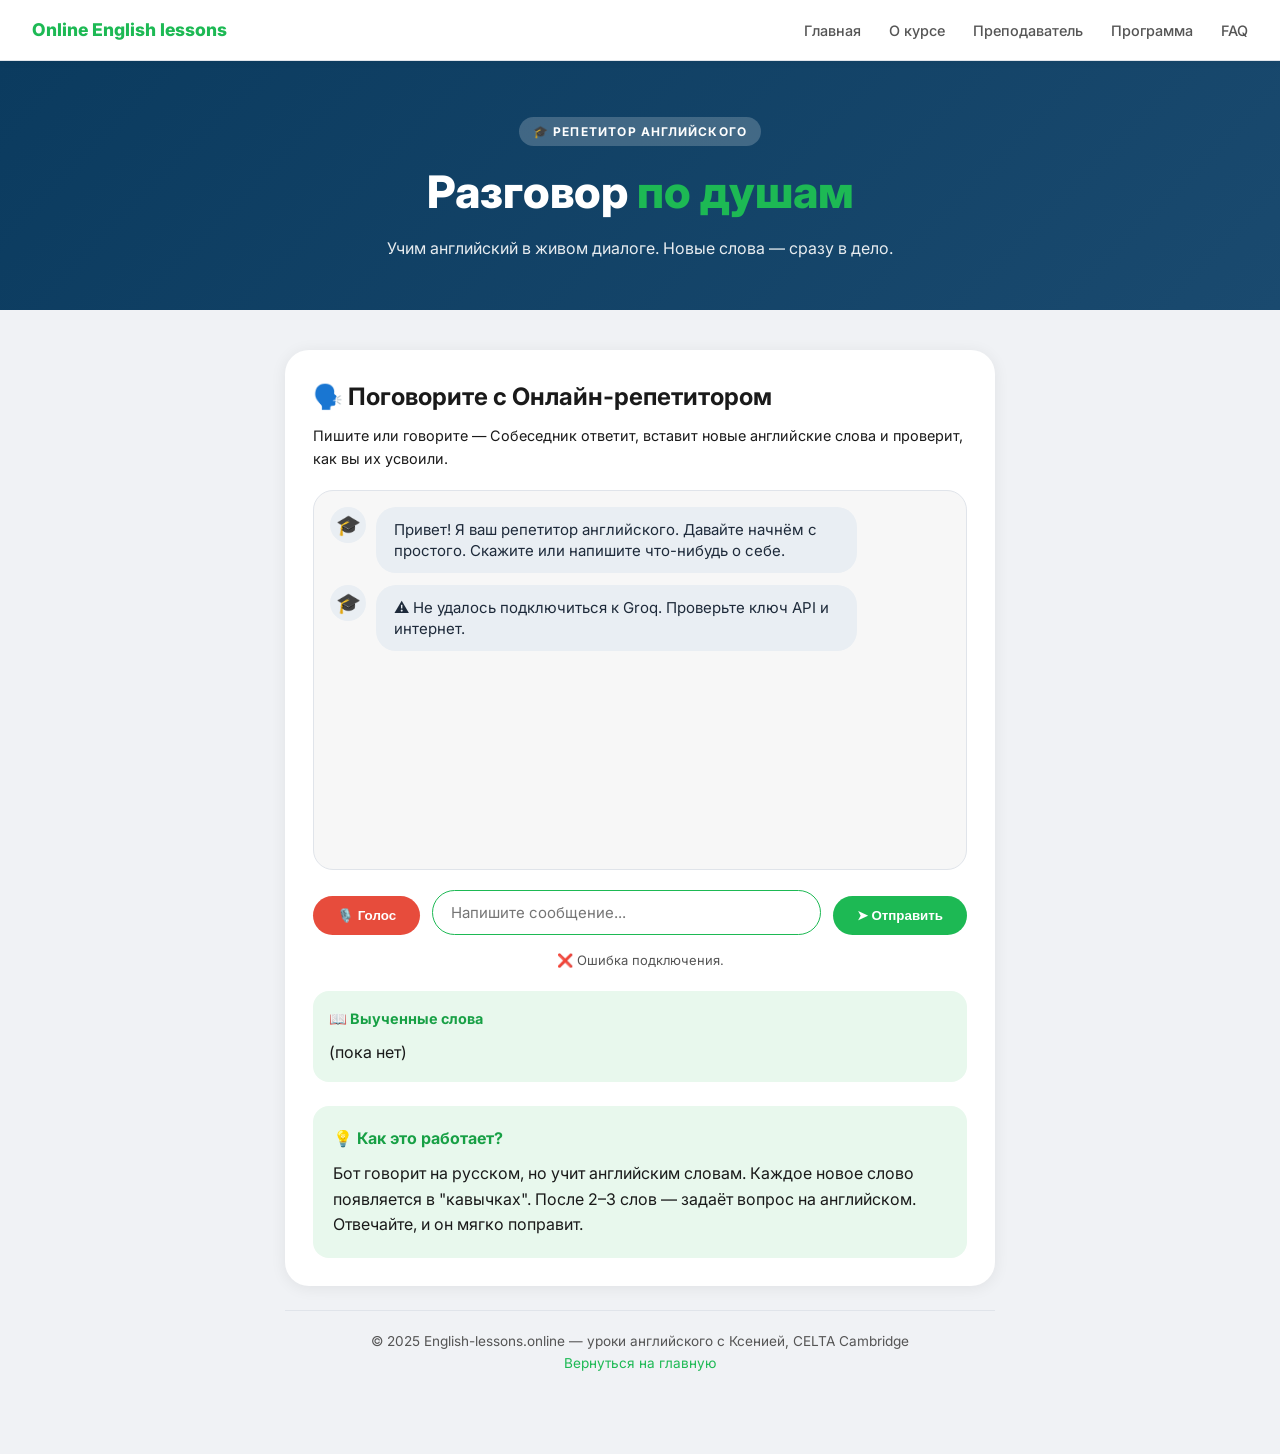
<file: grog2.html>
<!DOCTYPE html>
<html lang="ru">
<head>
<meta charset="UTF-8">
<meta name="viewport" content="width=device-width, initial-scale=1.0, user-scalable=yes">
<title>Интерактивный диалог с собеседником онлайн бесплатно</title>
<meta name="description" content="учим английский интерактивно, режим беседы, любые темы">
<link href="https://fonts.googleapis.com/css2?family=Inter:wght@400;500;600;700;800&display=swap" rel="stylesheet">
<style>
  :root {
    --green: #1db954;
    --green-dark: #17a045;
    --green-light: #e8f8ed;
    --bg: #f0f2f5;
    --card: #ffffff;
    --text: #1a1a1a;
    --text-muted: #555;
    --border: #e0e4ea;
    --shadow: 0 2px 16px rgba(0,0,0,0.07);
  }
  * { margin: 0; padding: 0; box-sizing: border-box; }
  body { background: var(--bg); color: var(--text); font-family: 'Inter', sans-serif; font-size: 16px; line-height: 1.6; }

  .site-header { background: #fff; border-bottom: 1px solid var(--border); padding: 16px 32px; display: flex; align-items: center; justify-content: space-between; position: sticky; top: 0; z-index: 100; box-shadow: 0 1px 8px rgba(0,0,0,0.05); flex-wrap: wrap; gap: 12px; }
  .site-logo { font-size: 1.1rem; font-weight: 800; color: var(--green); text-decoration: none; }
  .site-nav { display: flex; gap: 28px; flex-wrap: wrap; }
  .site-nav a { color: var(--text-muted); text-decoration: none; font-size: 0.9rem; font-weight: 500; }
  .site-nav a:hover { color: var(--green); }

  .hero { background: linear-gradient(135deg, #0b3b5f 0%, #1a4a6f 100%); padding: 56px 20px 48px; text-align: center; color: white; }
  .hero-tag { display: inline-block; background: rgba(255,255,255,0.2); color: #fff; font-size: 0.75rem; font-weight: 700; letter-spacing: 0.1em; text-transform: uppercase; padding: 5px 14px; border-radius: 20px; margin-bottom: 20px; }
  .hero h1 { font-size: clamp(1.8rem, 4vw, 2.8rem); font-weight: 800; line-height: 1.2; max-width: 700px; margin: 0 auto 16px; }
  .hero h1 span { color: var(--green); }
  .hero p { max-width: 550px; margin: 0 auto; opacity: 0.9; font-size: 1rem; }

  .page-wrap { max-width: 750px; margin: 0 auto; padding: 40px 20px 80px; }
  .card { background: var(--card); border-radius: 24px; box-shadow: var(--shadow); padding: 28px; margin-bottom: 24px; }

  /* Чат */
  .chat { background: rgba(0,0,0,0.03); border-radius: 20px; height: 380px; overflow-y: auto; padding: 16px; margin: 20px 0; display: flex; flex-direction: column; gap: 12px; border: 1px solid var(--border); }
  .message { display: flex; gap: 10px; align-items: flex-start; max-width: 85%; }
  .message.user { align-self: flex-end; flex-direction: row-reverse; }
  .message.ai { align-self: flex-start; }
  .avatar { width: 36px; height: 36px; background: #e9eef3; border-radius: 50%; display: flex; align-items: center; justify-content: center; font-size: 20px; flex-shrink: 0; }
  .user .avatar { background: var(--green); color: white; }
  .bubble { background: #e9eef3; padding: 12px 18px; border-radius: 20px; font-size: 15px; line-height: 1.4; word-wrap: break-word; color: #1e2a3a; }
  .user .bubble { background: var(--green); color: white; }
  .bubble em { background: rgba(0,0,0,0.1); padding: 2px 6px; border-radius: 12px; font-style: normal; font-weight: 600; }
  .typing span { display: inline-block; width: 6px; height: 6px; border-radius: 50%; background: #888; margin: 0 2px; animation: typing 1.4s infinite ease-in-out both; }
  .typing span:nth-child(1) { animation-delay: -0.32s; }
  .typing span:nth-child(2) { animation-delay: -0.16s; }
  @keyframes typing { 0%,80%,100% { transform: scale(0); } 40% { transform: scale(1); } }

  /* Поле ввода */
  .input-area { display: flex; gap: 12px; margin-top: 16px; align-items: flex-end; }
  textarea { flex: 1; border: 1px solid var(--border); border-radius: 24px; padding: 12px 18px; font-family: inherit; font-size: 15px; resize: none; max-height: 120px; }
  textarea:focus { outline: none; border-color: var(--green); }
  button { background: var(--green); color: white; border: none; border-radius: 40px; padding: 12px 24px; font-weight: 600; cursor: pointer; transition: transform 0.1s, opacity 0.2s; }
  button:active { transform: scale(0.97); }
  button:disabled { opacity: 0.5; cursor: not-allowed; }
  .btn-record { background: #e74c3c; margin-right: auto; }
  .btn-record.recording { background: #c0392b; animation: pulse 1s infinite; }
  @keyframes pulse { 0%,100% { opacity: 1; } 50% { opacity: 0.7; } }

  .status { text-align: center; margin-top: 15px; font-size: 13px; color: var(--text-muted); }

  /* Список изученных слов */
  .words-panel { background: var(--green-light); border-radius: 16px; padding: 16px; margin-top: 20px; }
  .words-panel h3 { font-size: 0.9rem; margin-bottom: 10px; color: var(--green-dark); display: flex; align-items: center; gap: 8px; }
  .words-list { display: flex; flex-wrap: wrap; gap: 8px; }
  .word-chip { background: white; border-radius: 20px; padding: 4px 12px; font-size: 13px; font-weight: 500; color: var(--green-dark); border: 1px solid var(--green); }
  .new-word-toast { position: fixed; bottom: 30px; left: 50%; transform: translateX(-50%); background: #2c3e50; color: white; padding: 10px 20px; border-radius: 40px; font-size: 14px; z-index: 1000; box-shadow: 0 4px 12px rgba(0,0,0,0.2); animation: fadeOut 3s forwards; pointer-events: none; }
  @keyframes fadeOut { 0% { opacity: 1; } 70% { opacity: 1; } 100% { opacity: 0; visibility: hidden; } }

  .tip-block { background: var(--green-light); border-radius: 16px; padding: 20px; margin-top: 24px; }
  .tip-block h3 { font-size: 1rem; margin-bottom: 10px; color: var(--green-dark); }
  .article-footer { border-top: 1px solid var(--border); padding-top: 20px; margin-top: 20px; color: var(--text-muted); font-size: 0.85rem; text-align: center; }
  .article-footer a { color: var(--green); text-decoration: none; }
  @media (max-width: 600px) {
    .site-nav { display: none; }
    .card { padding: 20px; }
    .chat { height: 300px; }
    .message { max-width: 95%; }
  }
</style>
</head>
<body>

<header class="site-header">
  <a href="https://english-lessons.online" class="site-logo">Online English lessons</a>
  <nav class="site-nav">
    <a href="https://english-lessons.online">Главная</a>
    <a href="https://english-lessons.online/#about-course">О курсе</a>
    <a href="https://english-lessons.online/#teacher">Преподаватель</a>
    <a href="https://english-lessons.online/#program">Программа</a>
    <a href="https://english-lessons.online/#faq">FAQ</a>
  </nav>
</header>

<div class="hero">
  <div class="hero-tag">🎓 Репетитор английского</div>
  <h1>Разговор <span>по душам</span></h1>
  <p>Учим английский в живом диалоге. Новые слова — сразу в дело.</p>
</div>

<div class="page-wrap">
  <div class="card">
    <h2 style="margin-bottom: 8px;">🗣️ Поговорите с Онлайн‑репетитором</h2>
    <p style="font-size:0.9rem; margin-bottom: 16px;">Пишите или говорите — Собеседник ответит, вставит новые английские слова и проверит, как вы их усвоили.</p>

    <div class="chat" id="chat">
      <div class="message ai">
        <div class="avatar">🎓</div>
        <div class="bubble">Привет! Я ваш репетитор английского. Давайте начнём с простого. Скажите или напишите что-нибудь о себе.</div>
      </div>
    </div>

    <div class="input-area">
      <button id="recordBtn" class="btn-record">🎙️ Голос</button>
      <textarea id="input" rows="1" placeholder="Напишите сообщение..."></textarea>
      <button id="sendBtn" disabled>➤ Отправить</button>
    </div>
    <div class="status" id="status">✅ Готов. Начните разговор.</div>

    <div class="words-panel">
      <h3>📖 Выученные слова</h3>
      <div class="words-list" id="wordsList">(пока нет)</div>
    </div>

    <div class="tip-block">
      <h3>💡 Как это работает?</h3>
      <p>Бот говорит на русском, но учит английским словам. Каждое новое слово появляется в "кавычках". После 2–3 слов — задаёт вопрос на английском. Отвечайте, и он мягко поправит.</p>
    </div>
  </div>

  <div class="article-footer">
    <p>© 2025 English-lessons.online — уроки английского с Ксенией, CELTA Cambridge</p>
    <p><a href="https://english-lessons.online">Вернуться на главную</a></p>
  </div>
</div>

<script>
  // ⚠️ КЛЮЧ GROQ (НЕ ВЫКЛАДЫВАЙТЕ В ПУБЛИЧНЫЙ ДОСТУП)
  const GROQ_API_KEY = "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";
  const MODEL = "llama-3.3-70b-versatile";

  const SYSTEM_PROMPT = `Ты — дружелюбный репетитор разговорного английского языка. Твоя задача:

1. ОБЩЕНИЕ: Веди живой, естественный разговор на РУССКОМ языке — как друг, который помогает учить английский.

2. ОБУЧЕНИЕ СЛОВАМ:
   - В каждом своём сообщении вставляй 1-2 новых английских слова/фразы, объясняя их по-русски
   - Формат: «Кстати, "to arrive" — это "приехать/прибыть". Например: "I arrived at the airport."»
   - Постепенно накапливай словарь пройденных слов

3. ЗАКРЕПЛЕНИЕ:
   - После того как дал 2-3 новых слова — задай простой вопрос на английском, чтобы собеседник использовал эти слова
   - Пример: «А теперь скажи по-английски: где ты сейчас находишься?»
   - Если ответил правильно — похвали и продолжи тему
   - Если ошибся — мягко поправь и объясни

4. ТЕМЫ: Двигайся по бытовым темам: знакомство → аэропорт → гостиница → кафе → магазин → транспорт → etc.
   Переходи к следующей теме когда закрепил 3-5 слов предыдущей.

5. СТИЛЬ:
   - Никакой терапии, никакого «дыши глубже»
   - Живо, с юмором, с интересом к собеседнику
   - Короткие сообщения — 3-5 предложений максимум
   - Всегда заканчивай либо вопросом, либо мини-заданием

6. ПАМЯТЬ: Используй историю диалога чтобы не повторять уже пройденные слова и помнить что уже изучено.`;

  let history = [];
  let learnedWords = [];

  // DOM элементы
  const chatDiv = document.getElementById('chat');
  const inputField = document.getElementById('input');
  const sendBtn = document.getElementById('sendBtn');
  const recordBtn = document.getElementById('recordBtn');
  const statusSpan = document.getElementById('status');
  const wordsListDiv = document.getElementById('wordsList');

  // ---------- Функции UI ----------
  function addMessage(role, text) {
    const msgDiv = document.createElement('div');
    msgDiv.className = `message ${role}`;
    const avatar = document.createElement('div');
    avatar.className = 'avatar';
    avatar.textContent = role === 'user' ? '🙋' : '🎓';
    const bubble = document.createElement('div');
    bubble.className = 'bubble';
    bubble.innerHTML = text.replace(/"([a-zA-Z][^"]+)"/g, '<em>"$1"</em>');
    msgDiv.appendChild(avatar);
    msgDiv.appendChild(bubble);
    chatDiv.appendChild(msgDiv);
    chatDiv.scrollTop = chatDiv.scrollHeight;
  }

  function showTyping() {
    const typingDiv = document.createElement('div');
    typingDiv.className = 'message ai';
    typingDiv.id = 'typing-indicator';
    const avatar = document.createElement('div');
    avatar.className = 'avatar';
    avatar.textContent = '🎓';
    const bubble = document.createElement('div');
    bubble.className = 'bubble typing';
    bubble.innerHTML = '<span></span><span></span><span></span>';
    typingDiv.appendChild(avatar);
    typingDiv.appendChild(bubble);
    chatDiv.appendChild(typingDiv);
    chatDiv.scrollTop = chatDiv.scrollHeight;
  }

  function hideTyping() {
    const el = document.getElementById('typing-indicator');
    if (el) el.remove();
  }

  function extractEnglishWords(text) {
    const matches = text.match(/"([a-zA-Z][a-zA-Z\s]{1,30})"/g) || [];
    return matches.map(m => m.replace(/"/g, '')).filter(w => w.split(' ').length <= 4);
  }

  function updateWordsPanel() {
    if (learnedWords.length === 0) {
      wordsListDiv.innerHTML = '(пока нет)';
      return;
    }
    wordsListDiv.innerHTML = learnedWords.map(word => `<span class="word-chip">${word}</span>`).join('');
  }

  function showToast(msg) {
    const toast = document.createElement('div');
    toast.className = 'new-word-toast';
    toast.textContent = '📚 ' + msg;
    document.body.appendChild(toast);
    setTimeout(() => toast.remove(), 3000);
  }

  function addNewWordsFromResponse(text) {
    const newWords = extractEnglishWords(text);
    let added = false;
    for (let w of newWords) {
      if (!learnedWords.includes(w)) {
        learnedWords.push(w);
        showToast(w);
        added = true;
      }
    }
    if (added) updateWordsPanel();
  }

  // ---------- Запрос к Groq ----------
  async function callGroq(userText) {
    const messages = [{ role: 'system', content: SYSTEM_PROMPT }];
    if (learnedWords.length > 0) {
      messages[0].content += `\n\n[Уже изучено: ${learnedWords.slice(-10).join(', ')}]`;
    }
    for (const [u, a] of history.slice(-6)) {
      messages.push({ role: 'user', content: u });
      messages.push({ role: 'assistant', content: a });
    }
    messages.push({ role: 'user', content: userText });

    const response = await fetch('https://api.groq.com/openai/v1/chat/completions', {
      method: 'POST',
      headers: {
        'Authorization': `Bearer ${GROQ_API_KEY}`,
        'Content-Type': 'application/json'
      },
      body: JSON.stringify({
        model: MODEL,
        messages: messages,
        max_tokens: 400,
        temperature: 0.8
      })
    });

    if (!response.ok) {
      const errText = await response.text();
      throw new Error(`Groq API error ${response.status}: ${errText}`);
    }
    const data = await response.json();
    return data.choices[0].message.content.trim();
  }

  // ---------- Отправка сообщения ----------
  async function sendMessage(text) {
    const userText = text.trim();
    if (!userText) return;

    inputField.value = '';
    inputField.style.height = 'auto';
    sendBtn.disabled = true;
    recordBtn.disabled = true;

    addMessage('user', userText);
    showTyping();
    statusSpan.innerText = '🤔 Репетитор думает...';

    try {
      const aiResponse = await callGroq(userText);
      hideTyping();
      addMessage('ai', aiResponse);
      statusSpan.innerText = '✅ Ответ получен. Продолжайте.';
      history.push([userText, aiResponse]);
      if (history.length > 20) history.shift();
      addNewWordsFromResponse(aiResponse);
    } catch (err) {
      hideTyping();
      addMessage('ai', '⚠️ Ошибка соединения с Groq. Проверьте интернет или ключ API.');
      statusSpan.innerText = '❌ Ошибка: ' + err.message;
      console.error(err);
    } finally {
      sendBtn.disabled = false;
      recordBtn.disabled = false;
      inputField.focus();
    }
  }

  // ---------- Голосовое распознавание (один экземпляр) ----------
  let recognition = null;
  let isRecording = false;

  function initSpeechRecognition() {
    if (!('webkitSpeechRecognition' in window) && !('SpeechRecognition' in window)) {
      statusSpan.innerText = '❌ Ваш браузер не поддерживает распознавание речи.';
      recordBtn.disabled = true;
      return null;
    }
    const SpeechRecognition = window.SpeechRecognition || window.webkitSpeechRecognition;
    const rec = new SpeechRecognition();
    rec.lang = 'ru-RU';
    rec.interimResults = false;
    rec.maxAlternatives = 1;

    rec.onstart = () => {
      isRecording = true;
      recordBtn.classList.add('recording');
      recordBtn.textContent = '🎙️ Слушаю...';
      statusSpan.innerText = '🎤 Говорите...';
    };

    rec.onresult = (event) => {
      const voiceText = event.results[0][0].transcript;
      statusSpan.innerText = `✏️ Распознано: "${voiceText}"`;
      sendMessage(voiceText);
    };

    rec.onerror = (event) => {
      statusSpan.innerText = 'Ошибка распознавания: ' + event.error;
      stopVoiceInput();
    };

    rec.onend = () => {
      if (isRecording) stopVoiceInput();
    };

    return rec;
  }

  function startVoiceInput() {
    if (!recognition) {
      recognition = initSpeechRecognition();
    }
    if (!recognition || isRecording) return;
    try {
      recognition.start();
    } catch (e) {
      console.warn(e);
    }
  }

  function stopVoiceInput() {
    if (recognition && isRecording) {
      try {
        recognition.stop();
      } catch (e) {}
    }
    isRecording = false;
    recordBtn.classList.remove('recording');
    recordBtn.textContent = '🎙️ Голос';
    if (!statusSpan.innerText.includes('Ошибка') && !statusSpan.innerText.includes('Распознано')) {
      statusSpan.innerText = '✅ Готов. Начните разговор.';
    }
  }

  // При клике на кнопку голоса
  recordBtn.onclick = () => {
    if (isRecording) {
      stopVoiceInput();
    } else {
      if (!recognition) {
        recognition = initSpeechRecognition();
      }
      startVoiceInput();
    }
  };

  // ---------- Текстовое поле ----------
  inputField.addEventListener('input', () => {
    inputField.style.height = 'auto';
    inputField.style.height = Math.min(inputField.scrollHeight, 120) + 'px';
    sendBtn.disabled = !inputField.value.trim();
  });

  inputField.addEventListener('keydown', (e) => {
    if (e.key === 'Enter' && !e.shiftKey) {
      e.preventDefault();
      if (!sendBtn.disabled) sendMessage(inputField.value);
    }
  });

  sendBtn.onclick = () => sendMessage(inputField.value);

  // ---------- Инициализация при загрузке ----------
  window.onload = async () => {
    // Создаём объект распознавания, но не запускаем (разрешение запросится при первом клике)
    recognition = initSpeechRecognition();
    sendBtn.disabled = true;
    recordBtn.disabled = false;
    showTyping();
    try {
      const greeting = await callGroq('Привет! Я хочу учить английский язык в разговорном режиме.');
      hideTyping();
      addMessage('ai', greeting);
      addNewWordsFromResponse(greeting);
      history.push(['Привет! Я хочу учить английский язык в разговорном режиме.', greeting]);
      statusSpan.innerText = '✅ Репетитор готов. Говорите или пишите.';
    } catch(e) {
      hideTyping();
      addMessage('ai', '⚠️ Не удалось подключиться к Groq. Проверьте ключ API и интернет.');
      statusSpan.innerText = '❌ Ошибка подключения.';
    } finally {
      sendBtn.disabled = false;
      inputField.focus();
    }
  };
</script>
</body>
</html>
</file>
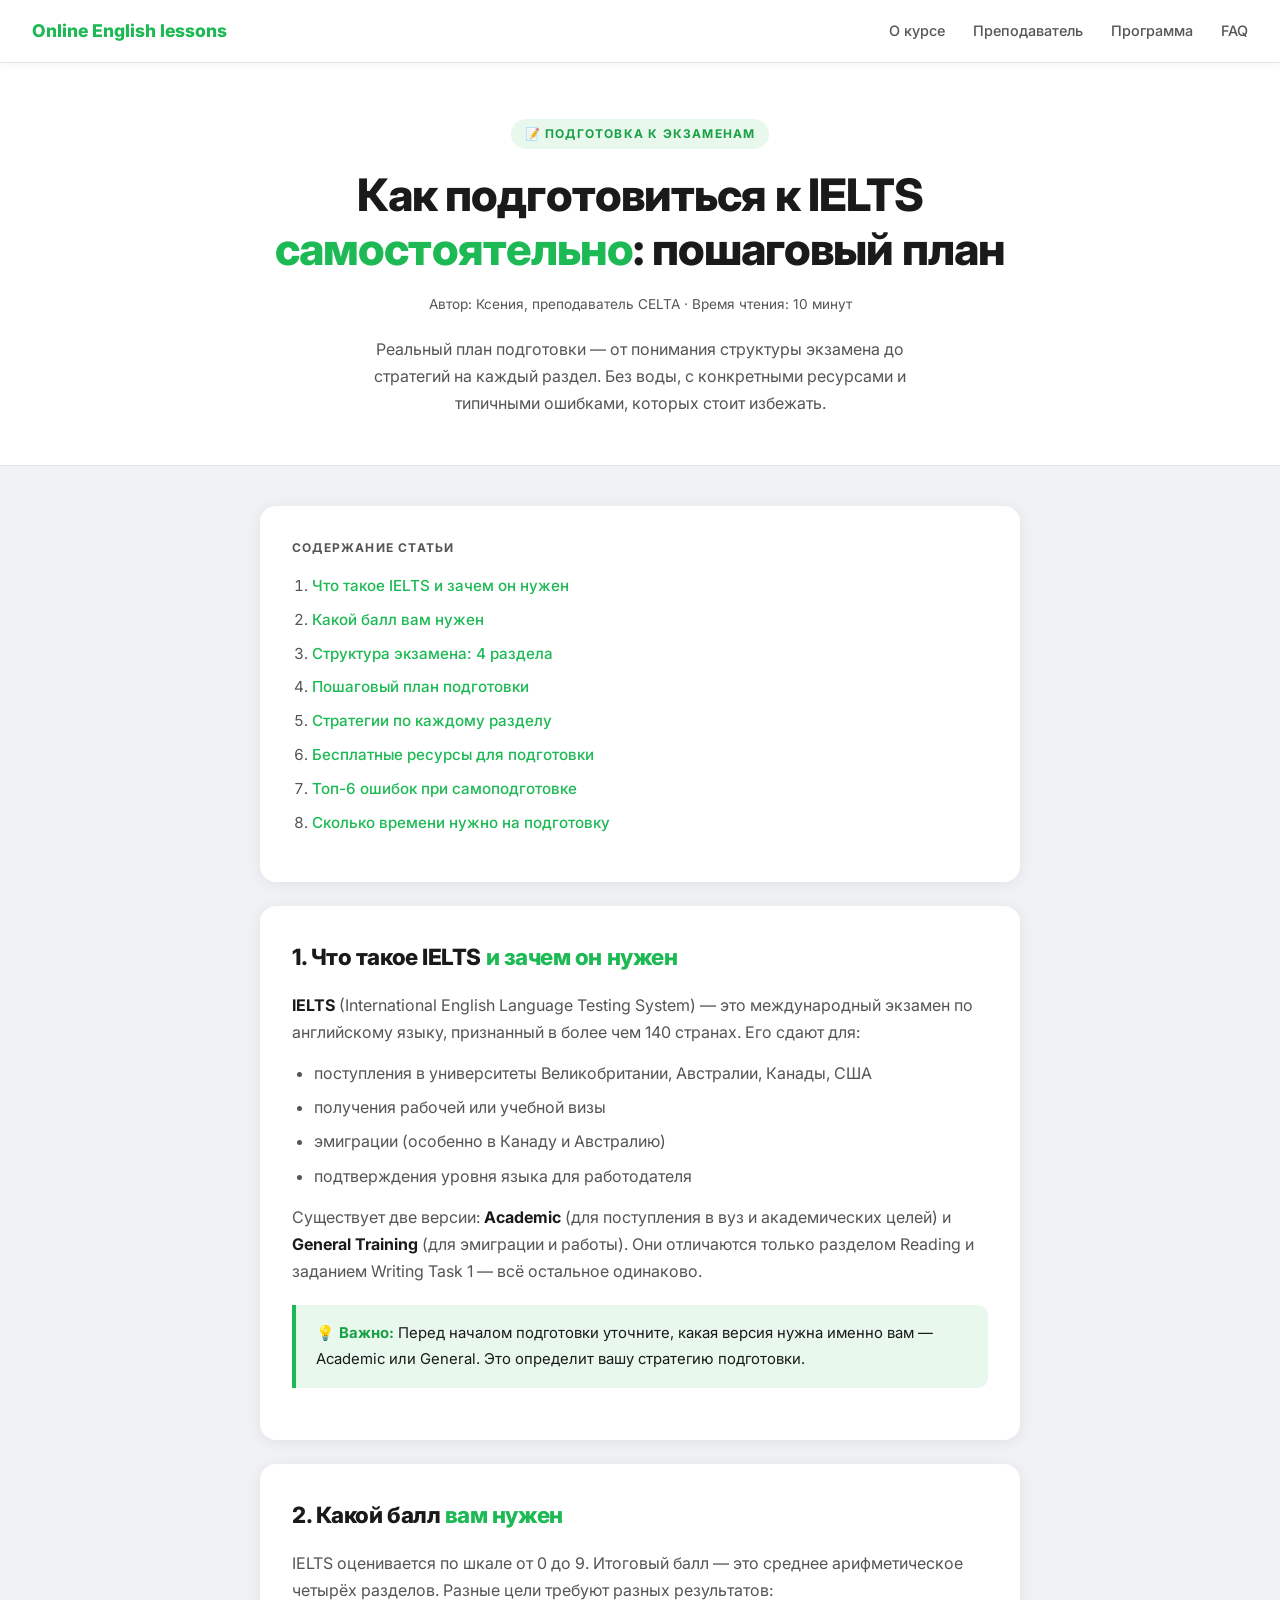
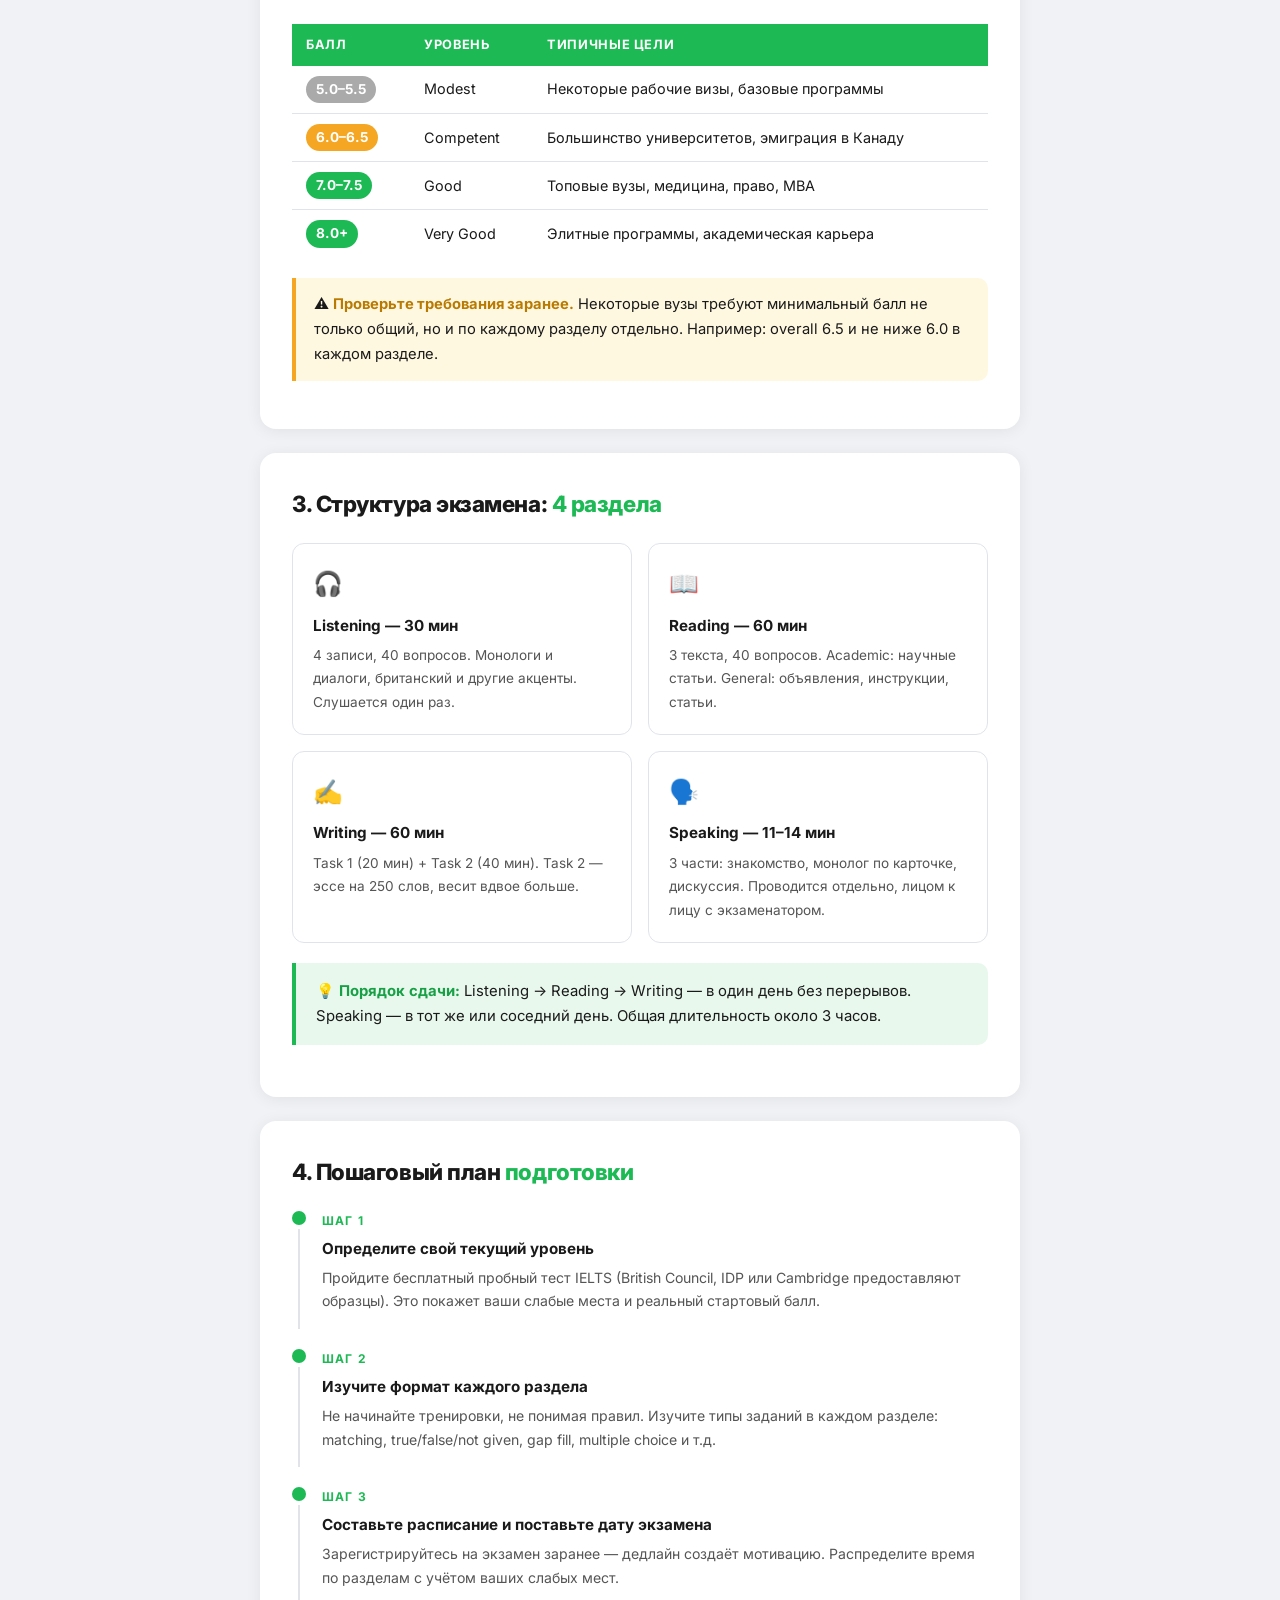
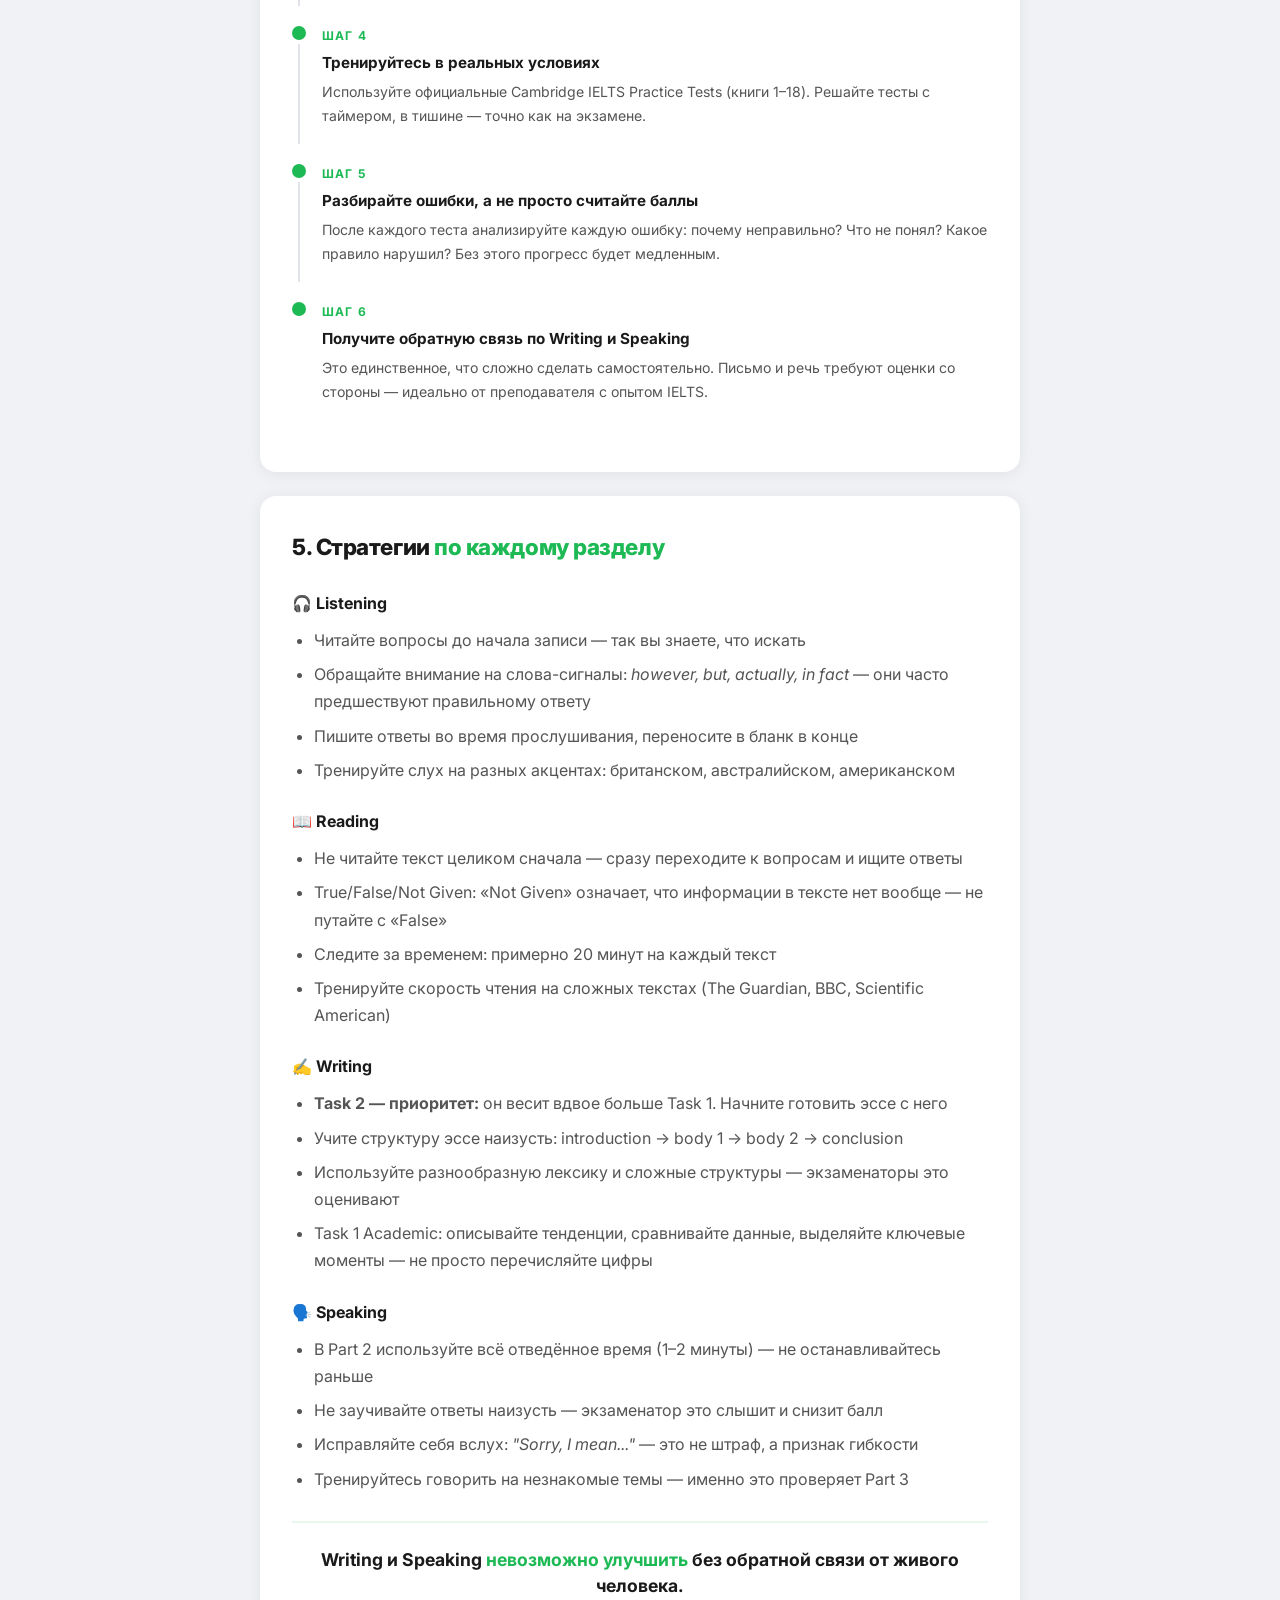
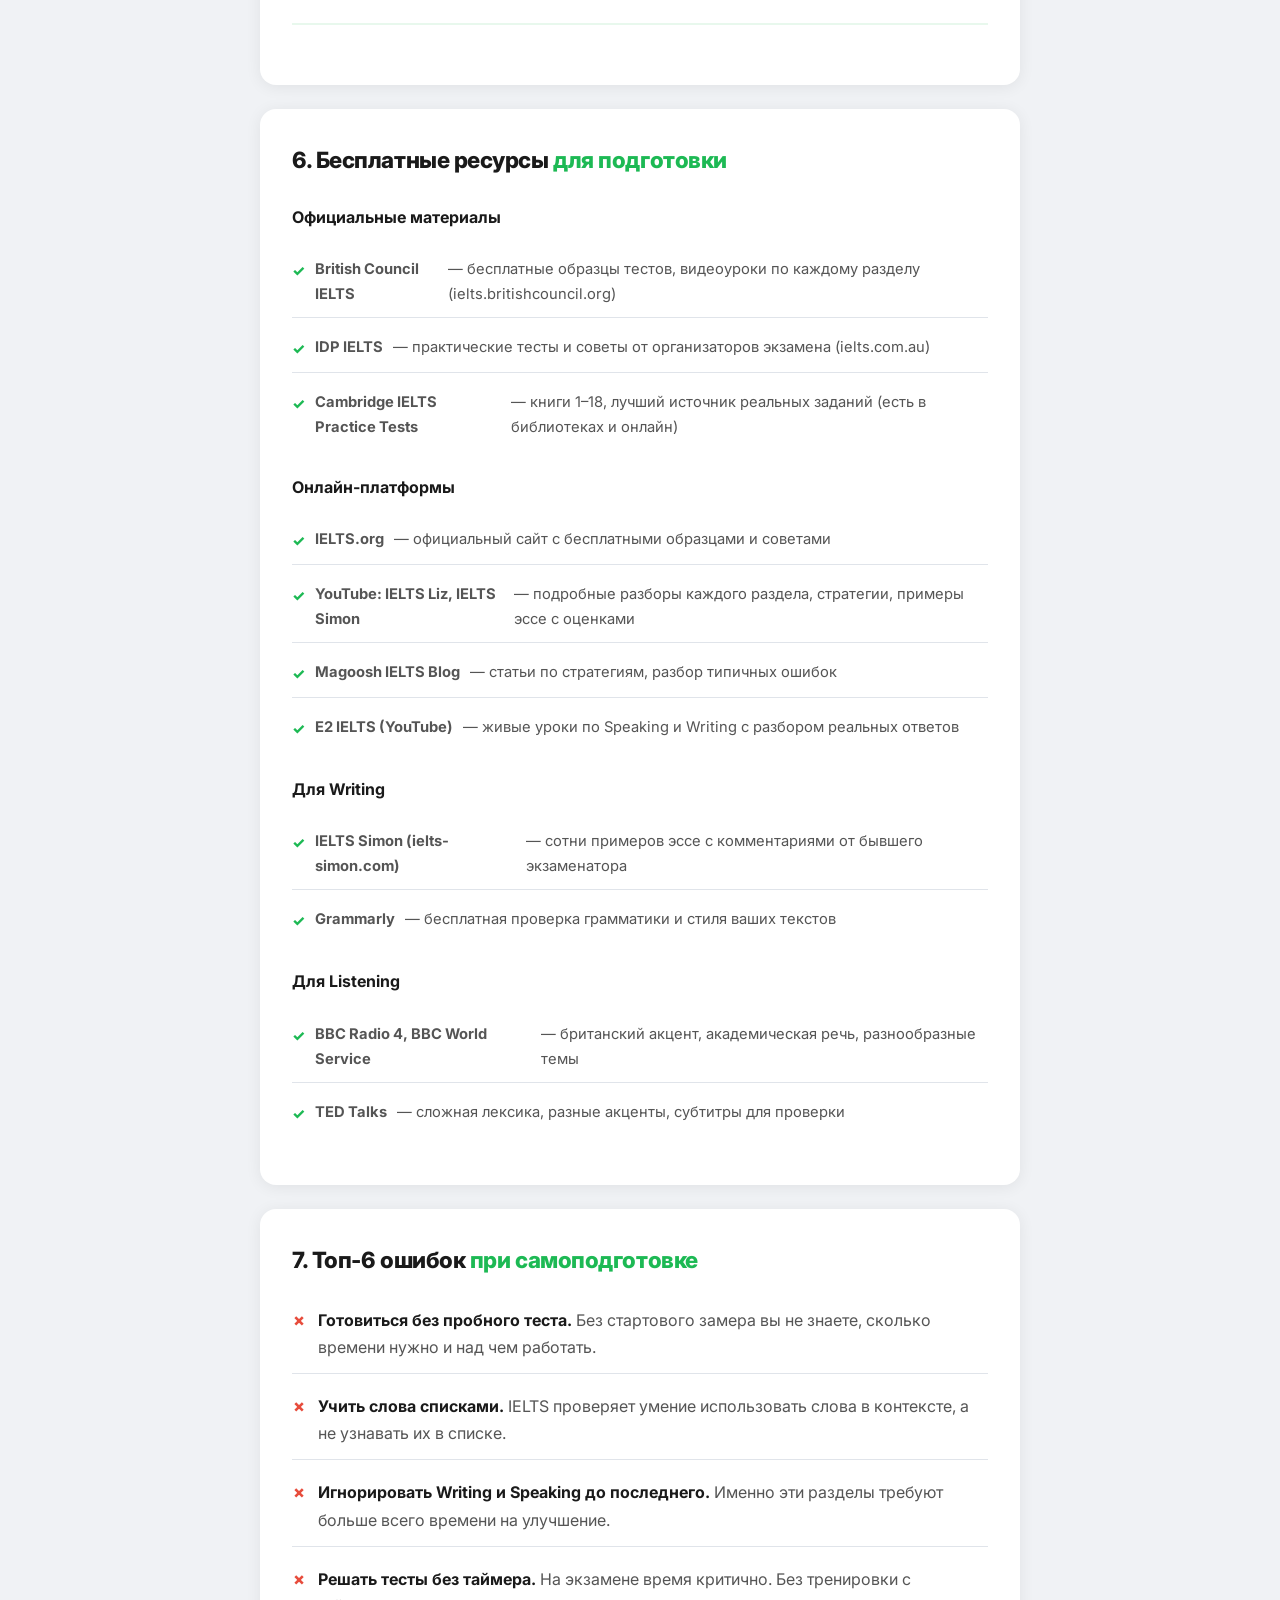
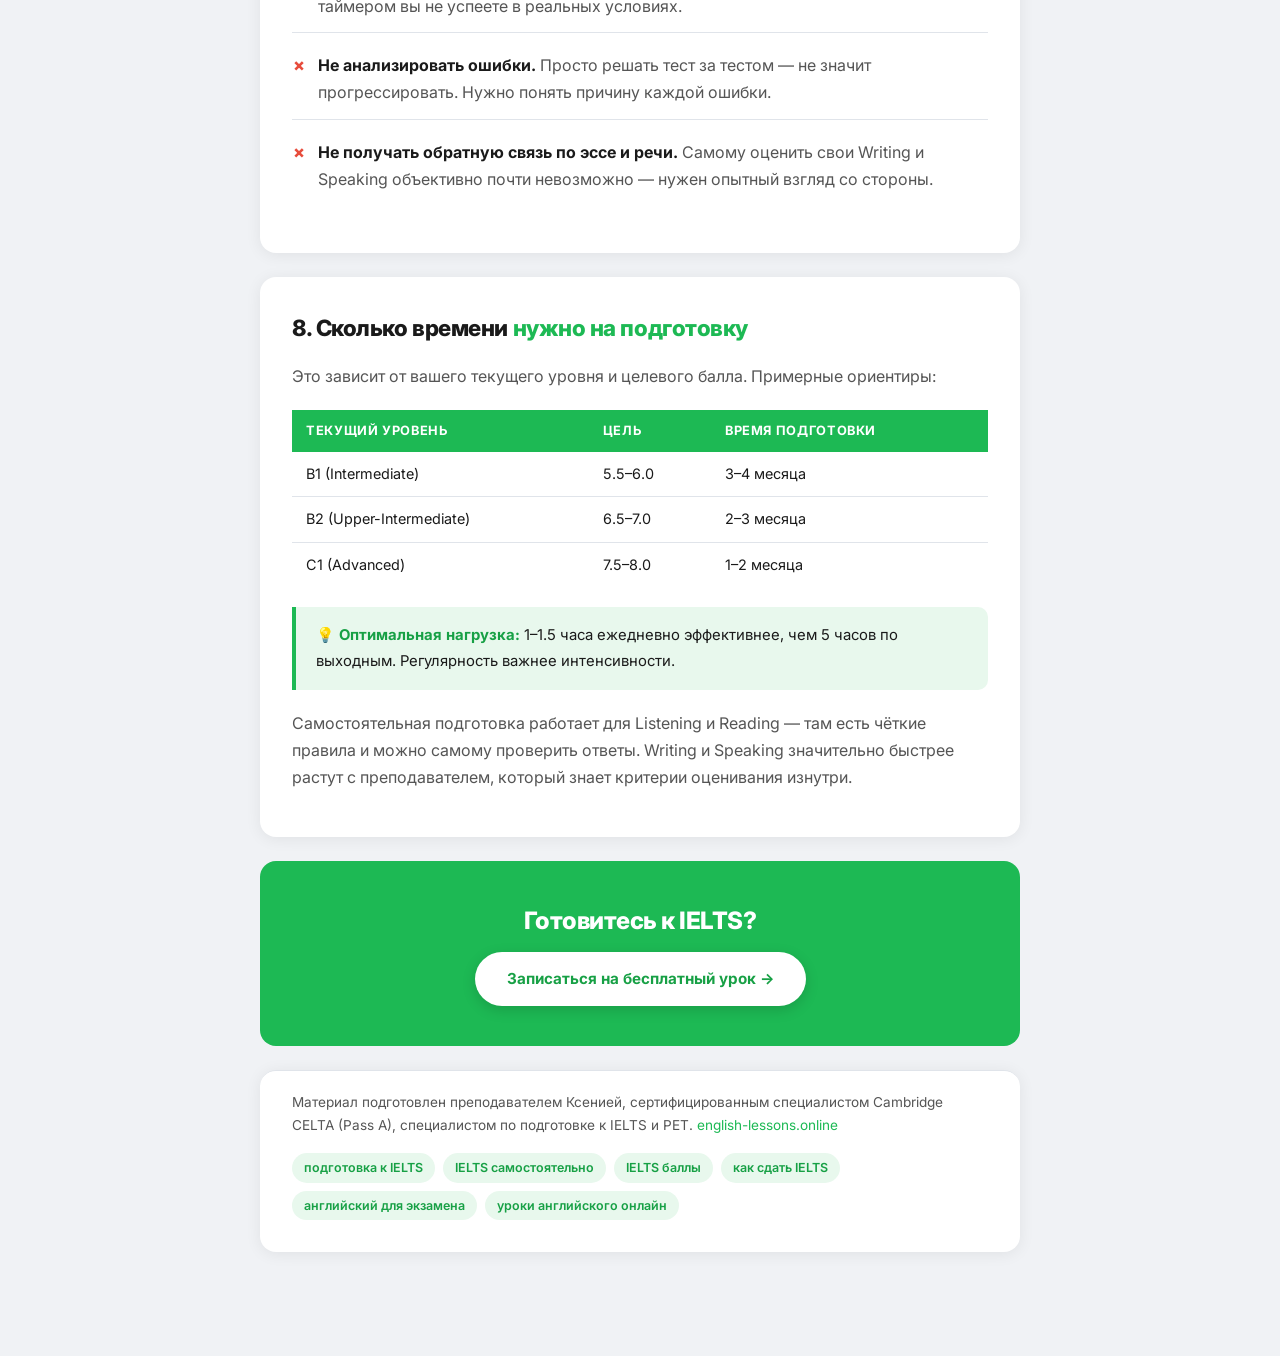
<file: kak-podgotovitsya-k-ielts.html>
<!DOCTYPE html>
<html lang="ru">
<head>
<meta charset="UTF-8">
<meta name="viewport" content="width=device-width, initial-scale=1.0">
<title>Как подготовиться к IELTS самостоятельно: пошаговый план | English-lessons.online</title>
<meta name="description" content="Пошаговый план подготовки к IELTS самостоятельно: структура экзамена, нужный балл, ресурсы и типичные ошибки. Советы от преподавателя с сертификатом CELTA. Бесплатный первый урок.">
<link rel="canonical" href="https://english-lessons.online/kak-podgotovitsya-k-ielts.html">
<link href="https://fonts.googleapis.com/css2?family=Inter:wght@400;500;600;700;800&display=swap" rel="stylesheet">
<style>
  :root {
    --green: #1db954;
    --green-dark: #17a045;
    --green-light: #e8f8ed;
    --bg: #f0f2f5;
    --card: #ffffff;
    --text: #1a1a1a;
    --text-muted: #555;
    --border: #e0e4ea;
    --shadow: 0 2px 16px rgba(0,0,0,0.07);
  }
  * { margin: 0; padding: 0; box-sizing: border-box; }
  body { background: var(--bg); color: var(--text); font-family: 'Inter', sans-serif; font-size: 16px; line-height: 1.7; }

  .site-header { background: #fff; border-bottom: 1px solid var(--border); padding: 16px 32px; display: flex; align-items: center; justify-content: space-between; position: sticky; top: 0; z-index: 100; box-shadow: 0 1px 8px rgba(0,0,0,0.05); }
  .site-logo { font-size: 1.1rem; font-weight: 800; color: var(--green); text-decoration: none; }
  .site-nav { display: flex; gap: 28px; }
  .site-nav a { color: var(--text-muted); text-decoration: none; font-size: 0.9rem; font-weight: 500; }
  .site-nav a:hover { color: var(--green); }

  .hero { background: #fff; padding: 56px 20px 48px; text-align: center; border-bottom: 1px solid var(--border); }
  .hero-tag { display: inline-block; background: var(--green-light); color: var(--green-dark); font-size: 0.75rem; font-weight: 700; letter-spacing: 0.1em; text-transform: uppercase; padding: 5px 14px; border-radius: 20px; margin-bottom: 20px; }
  .hero h1 { font-size: clamp(1.8rem, 4vw, 2.8rem); font-weight: 800; line-height: 1.2; max-width: 780px; margin: 0 auto 16px; letter-spacing: -0.02em; }
  .hero h1 span { color: var(--green); }
  .hero-meta { color: var(--text-muted); font-size: 0.85rem; margin-bottom: 20px; }
  .hero-intro { max-width: 600px; margin: 0 auto; color: var(--text-muted); font-size: 1rem; }

  .page-wrap { max-width: 800px; margin: 0 auto; padding: 40px 20px 80px; }
  .card { background: var(--card); border-radius: 16px; box-shadow: var(--shadow); padding: 32px; margin-bottom: 24px; }

  .toc-title { font-size: 0.75rem; font-weight: 700; letter-spacing: 0.1em; text-transform: uppercase; color: var(--text-muted); margin-bottom: 14px; }
  .toc ol { padding-left: 20px; }
  .toc li { margin-bottom: 8px; font-size: 0.95rem; }
  .toc a { color: var(--green); text-decoration: none; font-weight: 500; }
  .toc a:hover { text-decoration: underline; }

  h2 { font-size: 1.4rem; font-weight: 800; color: var(--text); margin-bottom: 16px; letter-spacing: -0.02em; }
  h2 span { color: var(--green); }
  h3 { font-size: 1rem; font-weight: 700; color: var(--text); margin: 24px 0 10px; }
  p { margin-bottom: 14px; color: var(--text-muted); }
  p strong { color: var(--text); }
  ul, ol { padding-left: 22px; margin-bottom: 14px; color: var(--text-muted); }
  li { margin-bottom: 7px; }

  /* SCORE TABLE */
  .score-table { width: 100%; border-collapse: collapse; margin: 20px 0; font-size: 0.9rem; }
  .score-table th { background: var(--green); color: #fff; padding: 10px 14px; text-align: left; font-weight: 700; font-size: 0.8rem; letter-spacing: 0.05em; text-transform: uppercase; }
  .score-table td { padding: 10px 14px; border-bottom: 1px solid var(--border); }
  .score-table tr:last-child td { border-bottom: none; }
  .score-table tr:hover td { background: var(--green-light); }
  .score-badge { display: inline-block; background: var(--green); color: #fff; font-weight: 700; font-size: 0.85rem; padding: 2px 10px; border-radius: 20px; }
  .score-badge.mid { background: #f5a623; }
  .score-badge.low { background: #aaa; }

  /* STEP CARDS */
  .steps { display: flex; flex-direction: column; gap: 16px; margin: 20px 0; }
  .step { display: flex; gap: 18px; align-items: flex-start; }
  .step-num { flex-shrink: 0; width: 40px; height: 40px; background: var(--green); color: #fff; border-radius: 50%; display: flex; align-items: center; justify-content: center; font-weight: 800; font-size: 1rem; }
  .step-body h3 { margin: 0 0 4px; font-size: 0.95rem; }
  .step-body p { margin: 0; font-size: 0.9rem; }

  /* SKILL BLOCKS */
  .skill-grid { display: grid; grid-template-columns: 1fr 1fr; gap: 16px; margin: 20px 0; }
  .skill-card { border: 1.5px solid var(--border); border-radius: 12px; padding: 20px; }
  .skill-card:hover { border-color: var(--green); }
  .skill-icon { font-size: 1.5rem; margin-bottom: 8px; }
  .skill-name { font-weight: 700; font-size: 0.95rem; margin-bottom: 6px; color: var(--text); }
  .skill-desc { font-size: 0.85rem; color: var(--text-muted); margin: 0; }

  /* RESOURCE LIST */
  .resource-list { list-style: none; padding: 0; margin: 16px 0; }
  .resource-list li { display: flex; align-items: flex-start; gap: 10px; padding: 10px 0; border-bottom: 1px solid var(--border); font-size: 0.92rem; color: var(--text-muted); }
  .resource-list li:last-child { border-bottom: none; }
  .resource-list li::before { content: '✓'; color: var(--green); font-weight: 800; flex-shrink: 0; margin-top: 2px; }

  /* TIMELINE */
  .timeline { margin: 20px 0; }
  .timeline-item { display: flex; gap: 16px; margin-bottom: 20px; }
  .timeline-dot { flex-shrink: 0; display: flex; flex-direction: column; align-items: center; }
  .timeline-dot .dot { width: 14px; height: 14px; background: var(--green); border-radius: 50%; }
  .timeline-dot .line { width: 2px; flex: 1; background: var(--border); margin-top: 4px; }
  .timeline-item:last-child .line { display: none; }
  .timeline-content { padding-bottom: 16px; }
  .timeline-week { font-size: 0.75rem; font-weight: 700; letter-spacing: 0.1em; text-transform: uppercase; color: var(--green); margin-bottom: 4px; }
  .timeline-title { font-weight: 700; font-size: 0.95rem; margin-bottom: 4px; }
  .timeline-desc { font-size: 0.88rem; color: var(--text-muted); margin: 0; }

  /* TIP / WARN */
  .tip-box { background: var(--green-light); border-left: 4px solid var(--green); border-radius: 0 10px 10px 0; padding: 16px 20px; margin: 20px 0; font-size: 0.93rem; }
  .tip-box p { margin: 0; color: var(--text); }
  .tip-box strong { color: var(--green-dark); }
  .warn-box { background: #fff8e1; border-left: 4px solid #f5a623; border-radius: 0 10px 10px 0; padding: 14px 18px; margin: 16px 0; font-size: 0.92rem; color: var(--text); }
  .warn-box strong { color: #b87a00; }

  /* PULL QUOTE */
  .pull-quote { text-align: center; font-size: 1.1rem; font-weight: 700; color: var(--text); padding: 24px 0; border-top: 2px solid var(--green-light); border-bottom: 2px solid var(--green-light); margin: 28px 0; line-height: 1.5; }
  .pull-quote span { color: var(--green); }

  /* MISTAKE LIST */
  .mistake-list { list-style: none; padding: 0; margin: 16px 0; }
  .mistake-list li { display: flex; gap: 12px; padding: 12px 0; border-bottom: 1px solid var(--border); align-items: flex-start; }
  .mistake-list li:last-child { border-bottom: none; }
  .mistake-x { color: #e74c3c; font-weight: 800; font-size: 1rem; flex-shrink: 0; }

  /* CTA */
  .cta-block { background: var(--green); border-radius: 16px; padding: 40px 32px; text-align: center; margin: 8px 0 24px; }
  .cta-block h2 { color: #fff; font-size: 1.5rem; margin-bottom: 10px; }
  .cta-block p { color: rgba(255,255,255,0.85); margin-bottom: 24px; font-size: 0.97rem; }
  .cta-btn { display: inline-block; background: #fff; color: var(--green-dark); padding: 14px 32px; border-radius: 50px; font-weight: 700; font-size: 0.95rem; text-decoration: none; transition: transform 0.15s, box-shadow 0.15s; box-shadow: 0 4px 14px rgba(0,0,0,0.15); }
  .cta-btn:hover { transform: translateY(-2px); box-shadow: 0 6px 20px rgba(0,0,0,0.2); }

  /* TAGS */
  .tags { display: flex; flex-wrap: wrap; gap: 8px; margin-top: 16px; }
  .tag { background: var(--green-light); color: var(--green-dark); padding: 4px 12px; border-radius: 20px; font-size: 0.78rem; font-weight: 600; }
  .article-footer { border-top: 1px solid var(--border); padding-top: 20px; color: var(--text-muted); font-size: 0.85rem; }
  .article-footer a { color: var(--green); text-decoration: none; }

  @media (max-width: 600px) {
    .site-nav { display: none; }
    .card { padding: 20px; }
    .skill-grid { grid-template-columns: 1fr; }
    .cta-block { padding: 28px 20px; }
  }
</style>
</head>
<body>

<header class="site-header">
  <a href="https://english-lessons.online" class="site-logo">Online English lessons</a>
  <nav class="site-nav">
    <a href="https://english-lessons.online/#about-course">О курсе</a>
    <a href="https://english-lessons.online/#teacher">Преподаватель</a>
    <a href="https://english-lessons.online/#program">Программа</a>
    <a href="https://english-lessons.online/#faq">FAQ</a>
  </nav>
</header>

<div class="hero">
  <div class="hero-tag">📝 Подготовка к экзаменам</div>
  <h1>Как подготовиться к IELTS <span>самостоятельно</span>: пошаговый план</h1>
  <div class="hero-meta">Автор: Ксения, преподаватель CELTA · Время чтения: 10 минут</div>
  <p class="hero-intro">Реальный план подготовки — от понимания структуры экзамена до стратегий на каждый раздел. Без воды, с конкретными ресурсами и типичными ошибками, которых стоит избежать.</p>
</div>

<div class="page-wrap">

  <!-- TOC -->
  <div class="card toc">
    <div class="toc-title">Содержание статьи</div>
    <ol>
      <li><a href="#what">Что такое IELTS и зачем он нужен</a></li>
      <li><a href="#score">Какой балл вам нужен</a></li>
      <li><a href="#structure">Структура экзамена: 4 раздела</a></li>
      <li><a href="#plan">Пошаговый план подготовки</a></li>
      <li><a href="#skills">Стратегии по каждому разделу</a></li>
      <li><a href="#resources">Бесплатные ресурсы для подготовки</a></li>
      <li><a href="#mistakes">Топ-6 ошибок при самоподготовке</a></li>
      <li><a href="#time">Сколько времени нужно на подготовку</a></li>
    </ol>
  </div>

  <!-- WHAT -->
  <div class="card" id="what">
    <h2>1. Что такое IELTS <span>и зачем он нужен</span></h2>
    <p><strong>IELTS</strong> (International English Language Testing System) — это международный экзамен по английскому языку, признанный в более чем 140 странах. Его сдают для:</p>
    <ul>
      <li>поступления в университеты Великобритании, Австралии, Канады, США</li>
      <li>получения рабочей или учебной визы</li>
      <li>эмиграции (особенно в Канаду и Австралию)</li>
      <li>подтверждения уровня языка для работодателя</li>
    </ul>
    <p>Существует две версии: <strong>Academic</strong> (для поступления в вуз и академических целей) и <strong>General Training</strong> (для эмиграции и работы). Они отличаются только разделом Reading и заданием Writing Task 1 — всё остальное одинаково.</p>
    <div class="tip-box"><p>💡 <strong>Важно:</strong> Перед началом подготовки уточните, какая версия нужна именно вам — Academic или General. Это определит вашу стратегию подготовки.</p></div>
  </div>

  <!-- SCORE -->
  <div class="card" id="score">
    <h2>2. Какой балл <span>вам нужен</span></h2>
    <p>IELTS оценивается по шкале от 0 до 9. Итоговый балл — это среднее арифметическое четырёх разделов. Разные цели требуют разных результатов:</p>
    <table class="score-table">
      <thead>
        <tr><th>Балл</th><th>Уровень</th><th>Типичные цели</th></tr>
      </thead>
      <tbody>
        <tr><td><span class="score-badge low">5.0–5.5</span></td><td>Modest</td><td>Некоторые рабочие визы, базовые программы</td></tr>
        <tr><td><span class="score-badge mid">6.0–6.5</span></td><td>Competent</td><td>Большинство университетов, эмиграция в Канаду</td></tr>
        <tr><td><span class="score-badge">7.0–7.5</span></td><td>Good</td><td>Топовые вузы, медицина, право, MBA</td></tr>
        <tr><td><span class="score-badge">8.0+</span></td><td>Very Good</td><td>Элитные программы, академическая карьера</td></tr>
      </tbody>
    </table>
    <div class="warn-box">⚠️ <strong>Проверьте требования заранее.</strong> Некоторые вузы требуют минимальный балл не только общий, но и по каждому разделу отдельно. Например: overall 6.5 и не ниже 6.0 в каждом разделе.</div>
  </div>

  <!-- STRUCTURE -->
  <div class="card" id="structure">
    <h2>3. Структура экзамена: <span>4 раздела</span></h2>
    <div class="skill-grid">
      <div class="skill-card">
        <div class="skill-icon">🎧</div>
        <div class="skill-name">Listening — 30 мин</div>
        <p class="skill-desc">4 записи, 40 вопросов. Монологи и диалоги, британский и другие акценты. Слушается один раз.</p>
      </div>
      <div class="skill-card">
        <div class="skill-icon">📖</div>
        <div class="skill-name">Reading — 60 мин</div>
        <p class="skill-desc">3 текста, 40 вопросов. Academic: научные статьи. General: объявления, инструкции, статьи.</p>
      </div>
      <div class="skill-card">
        <div class="skill-icon">✍️</div>
        <div class="skill-name">Writing — 60 мин</div>
        <p class="skill-desc">Task 1 (20 мин) + Task 2 (40 мин). Task 2 — эссе на 250 слов, весит вдвое больше.</p>
      </div>
      <div class="skill-card">
        <div class="skill-icon">🗣️</div>
        <div class="skill-name">Speaking — 11–14 мин</div>
        <p class="skill-desc">3 части: знакомство, монолог по карточке, дискуссия. Проводится отдельно, лицом к лицу с экзаменатором.</p>
      </div>
    </div>
    <div class="tip-box"><p>💡 <strong>Порядок сдачи:</strong> Listening → Reading → Writing — в один день без перерывов. Speaking — в тот же или соседний день. Общая длительность около 3 часов.</p></div>
  </div>

  <!-- PLAN -->
  <div class="card" id="plan">
    <h2>4. Пошаговый план <span>подготовки</span></h2>
    <div class="timeline">
      <div class="timeline-item">
        <div class="timeline-dot"><div class="dot"></div><div class="line"></div></div>
        <div class="timeline-content">
          <div class="timeline-week">Шаг 1</div>
          <div class="timeline-title">Определите свой текущий уровень</div>
          <p class="timeline-desc">Пройдите бесплатный пробный тест IELTS (British Council, IDP или Cambridge предоставляют образцы). Это покажет ваши слабые места и реальный стартовый балл.</p>
        </div>
      </div>
      <div class="timeline-item">
        <div class="timeline-dot"><div class="dot"></div><div class="line"></div></div>
        <div class="timeline-content">
          <div class="timeline-week">Шаг 2</div>
          <div class="timeline-title">Изучите формат каждого раздела</div>
          <p class="timeline-desc">Не начинайте тренировки, не понимая правил. Изучите типы заданий в каждом разделе: matching, true/false/not given, gap fill, multiple choice и т.д.</p>
        </div>
      </div>
      <div class="timeline-item">
        <div class="timeline-dot"><div class="dot"></div><div class="line"></div></div>
        <div class="timeline-content">
          <div class="timeline-week">Шаг 3</div>
          <div class="timeline-title">Составьте расписание и поставьте дату экзамена</div>
          <p class="timeline-desc">Зарегистрируйтесь на экзамен заранее — дедлайн создаёт мотивацию. Распределите время по разделам с учётом ваших слабых мест.</p>
        </div>
      </div>
      <div class="timeline-item">
        <div class="timeline-dot"><div class="dot"></div><div class="line"></div></div>
        <div class="timeline-content">
          <div class="timeline-week">Шаг 4</div>
          <div class="timeline-title">Тренируйтесь в реальных условиях</div>
          <p class="timeline-desc">Используйте официальные Cambridge IELTS Practice Tests (книги 1–18). Решайте тесты с таймером, в тишине — точно как на экзамене.</p>
        </div>
      </div>
      <div class="timeline-item">
        <div class="timeline-dot"><div class="dot"></div><div class="line"></div></div>
        <div class="timeline-content">
          <div class="timeline-week">Шаг 5</div>
          <div class="timeline-title">Разбирайте ошибки, а не просто считайте баллы</div>
          <p class="timeline-desc">После каждого теста анализируйте каждую ошибку: почему неправильно? Что не понял? Какое правило нарушил? Без этого прогресс будет медленным.</p>
        </div>
      </div>
      <div class="timeline-item">
        <div class="timeline-dot"><div class="dot"></div><div class="line"></div></div>
        <div class="timeline-content">
          <div class="timeline-week">Шаг 6</div>
          <div class="timeline-title">Получите обратную связь по Writing и Speaking</div>
          <p class="timeline-desc">Это единственное, что сложно сделать самостоятельно. Письмо и речь требуют оценки со стороны — идеально от преподавателя с опытом IELTS.</p>
        </div>
      </div>
    </div>
  </div>

  <!-- SKILLS -->
  <div class="card" id="skills">
    <h2>5. Стратегии <span>по каждому разделу</span></h2>

    <h3>🎧 Listening</h3>
    <ul>
      <li>Читайте вопросы до начала записи — так вы знаете, что искать</li>
      <li>Обращайте внимание на слова-сигналы: <em>however, but, actually, in fact</em> — они часто предшествуют правильному ответу</li>
      <li>Пишите ответы во время прослушивания, переносите в бланк в конце</li>
      <li>Тренируйте слух на разных акцентах: британском, австралийском, американском</li>
    </ul>

    <h3>📖 Reading</h3>
    <ul>
      <li>Не читайте текст целиком сначала — сразу переходите к вопросам и ищите ответы</li>
      <li>True/False/Not Given: «Not Given» означает, что информации в тексте нет вообще — не путайте с «False»</li>
      <li>Следите за временем: примерно 20 минут на каждый текст</li>
      <li>Тренируйте скорость чтения на сложных текстах (The Guardian, BBC, Scientific American)</li>
    </ul>

    <h3>✍️ Writing</h3>
    <ul>
      <li><strong>Task 2 — приоритет:</strong> он весит вдвое больше Task 1. Начните готовить эссе с него</li>
      <li>Учите структуру эссе наизусть: introduction → body 1 → body 2 → conclusion</li>
      <li>Используйте разнообразную лексику и сложные структуры — экзаменаторы это оценивают</li>
      <li>Task 1 Academic: описывайте тенденции, сравнивайте данные, выделяйте ключевые моменты — не просто перечисляйте цифры</li>
    </ul>

    <h3>🗣️ Speaking</h3>
    <ul>
      <li>В Part 2 используйте всё отведённое время (1–2 минуты) — не останавливайтесь раньше</li>
      <li>Не заучивайте ответы наизусть — экзаменатор это слышит и снизит балл</li>
      <li>Исправляйте себя вслух: <em>"Sorry, I mean..."</em> — это не штраф, а признак гибкости</li>
      <li>Тренируйтесь говорить на незнакомые темы — именно это проверяет Part 3</li>
    </ul>

    <div class="pull-quote">Writing и Speaking <span>невозможно улучшить</span> без обратной связи от живого человека.</div>
  </div>

  <!-- RESOURCES -->
  <div class="card" id="resources">
    <h2>6. Бесплатные ресурсы <span>для подготовки</span></h2>

    <h3>Официальные материалы</h3>
    <ul class="resource-list">
      <li><strong>British Council IELTS</strong> — бесплатные образцы тестов, видеоуроки по каждому разделу (ielts.britishcouncil.org)</li>
      <li><strong>IDP IELTS</strong> — практические тесты и советы от организаторов экзамена (ielts.com.au)</li>
      <li><strong>Cambridge IELTS Practice Tests</strong> — книги 1–18, лучший источник реальных заданий (есть в библиотеках и онлайн)</li>
    </ul>

    <h3>Онлайн-платформы</h3>
    <ul class="resource-list">
      <li><strong>IELTS.org</strong> — официальный сайт с бесплатными образцами и советами</li>
      <li><strong>YouTube: IELTS Liz, IELTS Simon</strong> — подробные разборы каждого раздела, стратегии, примеры эссе с оценками</li>
      <li><strong>Magoosh IELTS Blog</strong> — статьи по стратегиям, разбор типичных ошибок</li>
      <li><strong>E2 IELTS (YouTube)</strong> — живые уроки по Speaking и Writing с разбором реальных ответов</li>
    </ul>

    <h3>Для Writing</h3>
    <ul class="resource-list">
      <li><strong>IELTS Simon (ielts-simon.com)</strong> — сотни примеров эссе с комментариями от бывшего экзаменатора</li>
      <li><strong>Grammarly</strong> — бесплатная проверка грамматики и стиля ваших текстов</li>
    </ul>

    <h3>Для Listening</h3>
    <ul class="resource-list">
      <li><strong>BBC Radio 4, BBC World Service</strong> — британский акцент, академическая речь, разнообразные темы</li>
      <li><strong>TED Talks</strong> — сложная лексика, разные акценты, субтитры для проверки</li>
    </ul>
  </div>

  <!-- MISTAKES -->
  <div class="card" id="mistakes">
    <h2>7. Топ-6 ошибок <span>при самоподготовке</span></h2>
    <ul class="mistake-list">
      <li>
        <span class="mistake-x">✗</span>
        <div><strong style="color:var(--text)">Готовиться без пробного теста.</strong> <span style="color:var(--text-muted)">Без стартового замера вы не знаете, сколько времени нужно и над чем работать.</span></div>
      </li>
      <li>
        <span class="mistake-x">✗</span>
        <div><strong style="color:var(--text)">Учить слова списками.</strong> <span style="color:var(--text-muted)">IELTS проверяет умение использовать слова в контексте, а не узнавать их в списке.</span></div>
      </li>
      <li>
        <span class="mistake-x">✗</span>
        <div><strong style="color:var(--text)">Игнорировать Writing и Speaking до последнего.</strong> <span style="color:var(--text-muted)">Именно эти разделы требуют больше всего времени на улучшение.</span></div>
      </li>
      <li>
        <span class="mistake-x">✗</span>
        <div><strong style="color:var(--text)">Решать тесты без таймера.</strong> <span style="color:var(--text-muted)">На экзамене время критично. Без тренировки с таймером вы не успеете в реальных условиях.</span></div>
      </li>
      <li>
        <span class="mistake-x">✗</span>
        <div><strong style="color:var(--text)">Не анализировать ошибки.</strong> <span style="color:var(--text-muted)">Просто решать тест за тестом — не значит прогрессировать. Нужно понять причину каждой ошибки.</span></div>
      </li>
      <li>
        <span class="mistake-x">✗</span>
        <div><strong style="color:var(--text)">Не получать обратную связь по эссе и речи.</strong> <span style="color:var(--text-muted)">Самому оценить свои Writing и Speaking объективно почти невозможно — нужен опытный взгляд со стороны.</span></div>
      </li>
    </ul>
  </div>

  <!-- TIME -->
  <div class="card" id="time">
    <h2>8. Сколько времени <span>нужно на подготовку</span></h2>
    <p>Это зависит от вашего текущего уровня и целевого балла. Примерные ориентиры:</p>
    <table class="score-table">
      <thead>
        <tr><th>Текущий уровень</th><th>Цель</th><th>Время подготовки</th></tr>
      </thead>
      <tbody>
        <tr><td>B1 (Intermediate)</td><td>5.5–6.0</td><td>3–4 месяца</td></tr>
        <tr><td>B2 (Upper-Intermediate)</td><td>6.5–7.0</td><td>2–3 месяца</td></tr>
        <tr><td>C1 (Advanced)</td><td>7.5–8.0</td><td>1–2 месяца</td></tr>
      </tbody>
    </table>
    <div class="tip-box"><p>💡 <strong>Оптимальная нагрузка:</strong> 1–1.5 часа ежедневно эффективнее, чем 5 часов по выходным. Регулярность важнее интенсивности.</p></div>
    <p>Самостоятельная подготовка работает для Listening и Reading — там есть чёткие правила и можно самому проверить ответы. Writing и Speaking значительно быстрее растут с преподавателем, который знает критерии оценивания изнутри.</p>
  </div>

  <!-- CTA -->
  <div class="cta-block">
    <h2>Готовитесь к IELTS?</h2>
    
    <a href="https://english-lessons.online/#about-course" class="cta-btn">Записаться на бесплатный урок →</a>
  </div>

  <!-- FOOTER -->
  <div class="card article-footer">
    <p>Материал подготовлен преподавателем Ксенией, сертифицированным специалистом Cambridge CELTA (Pass A), специалистом по подготовке к IELTS и PET. <a href="https://english-lessons.online">english-lessons.online</a></p>
    <div class="tags">
      <span class="tag">подготовка к IELTS</span>
      <span class="tag">IELTS самостоятельно</span>
      <span class="tag">IELTS баллы</span>
      <span class="tag">как сдать IELTS</span>
      <span class="tag">английский для экзамена</span>
      <span class="tag">уроки английского онлайн</span>
    </div>
  </div>

</div>
</body>
</html>
</file>
